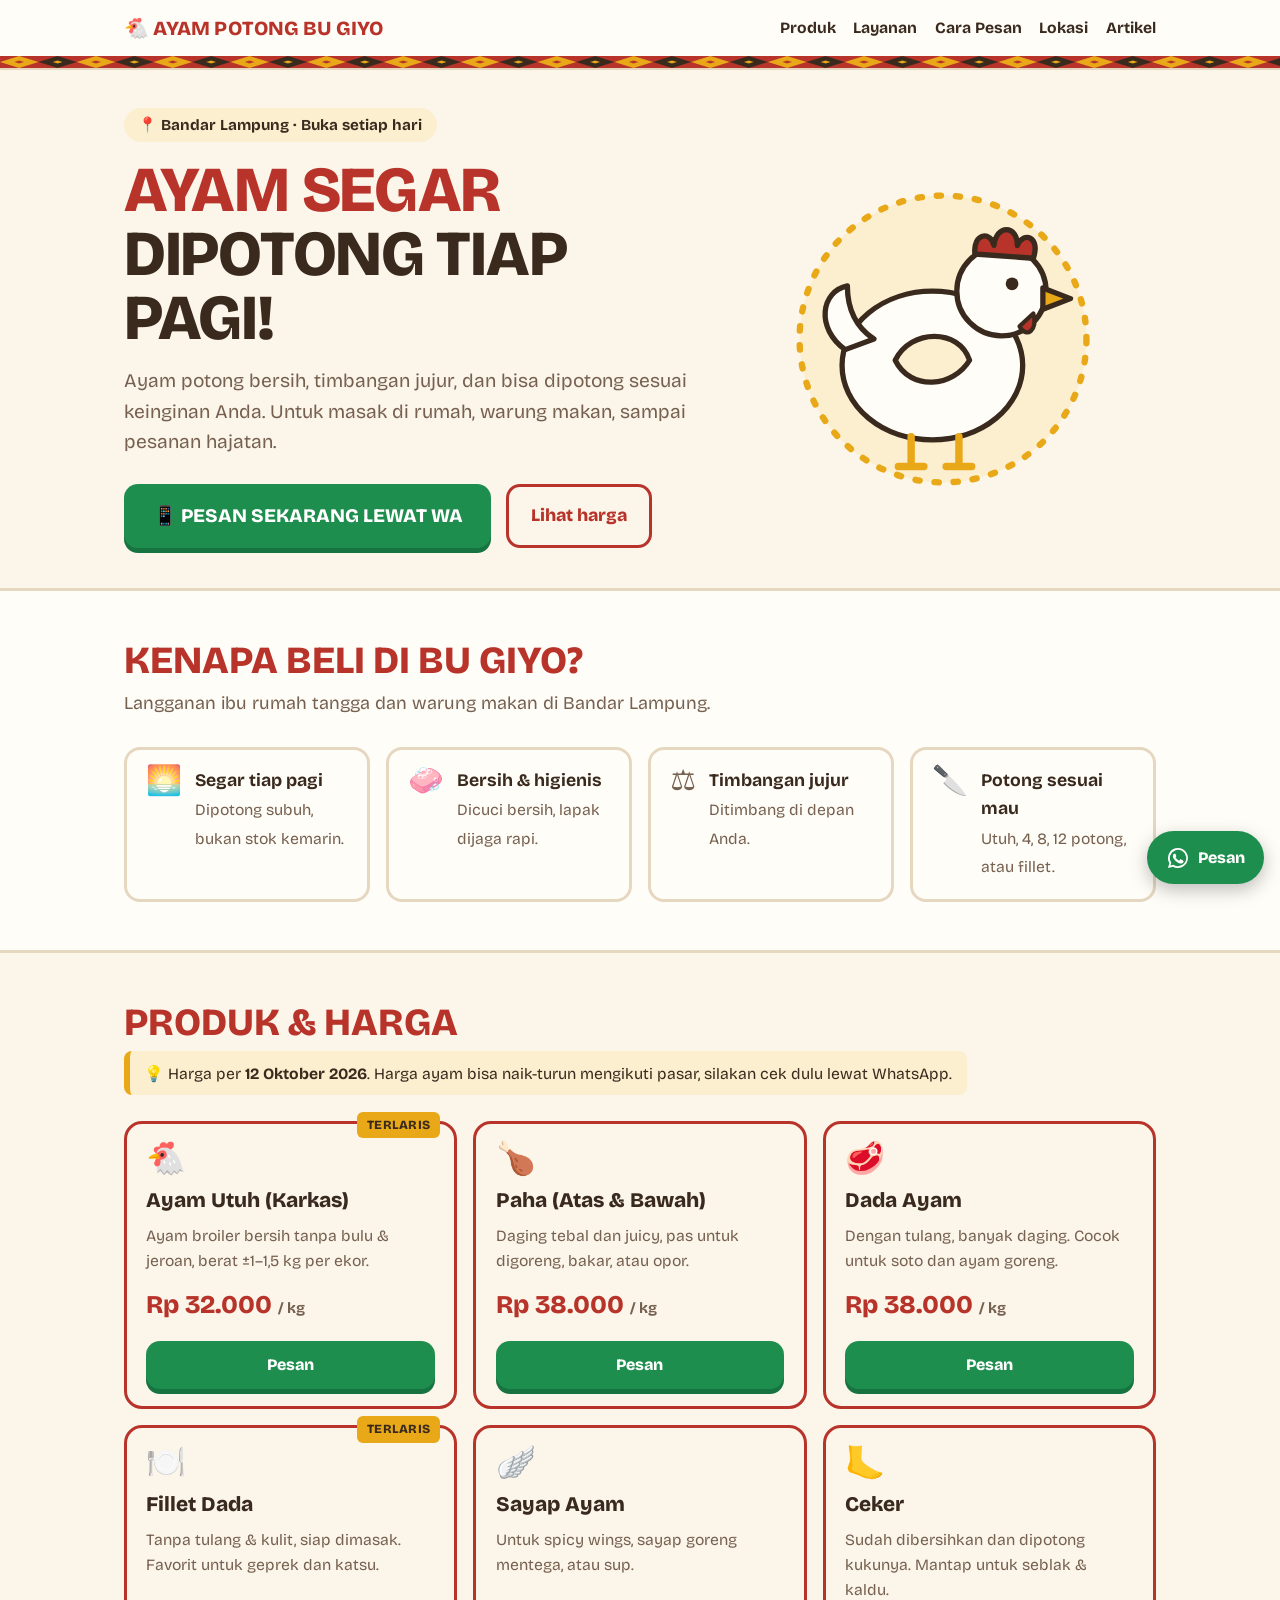
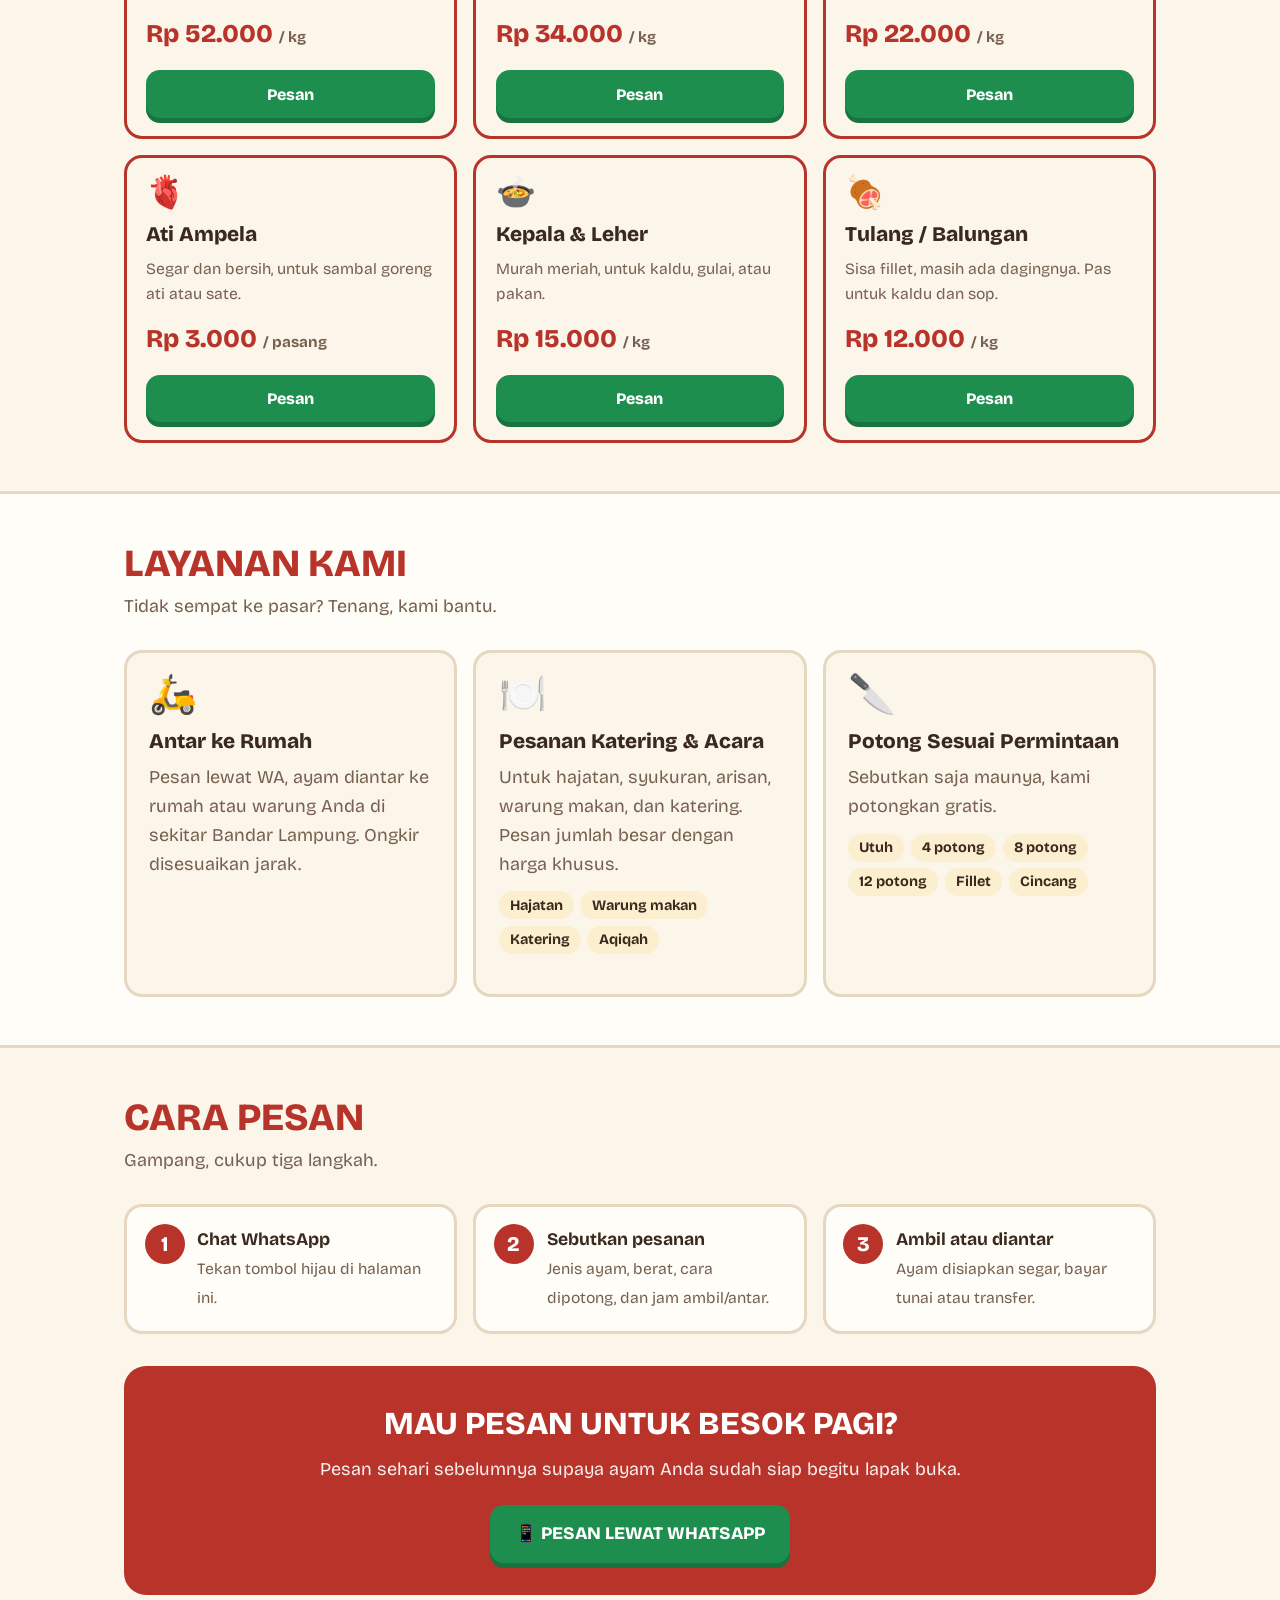
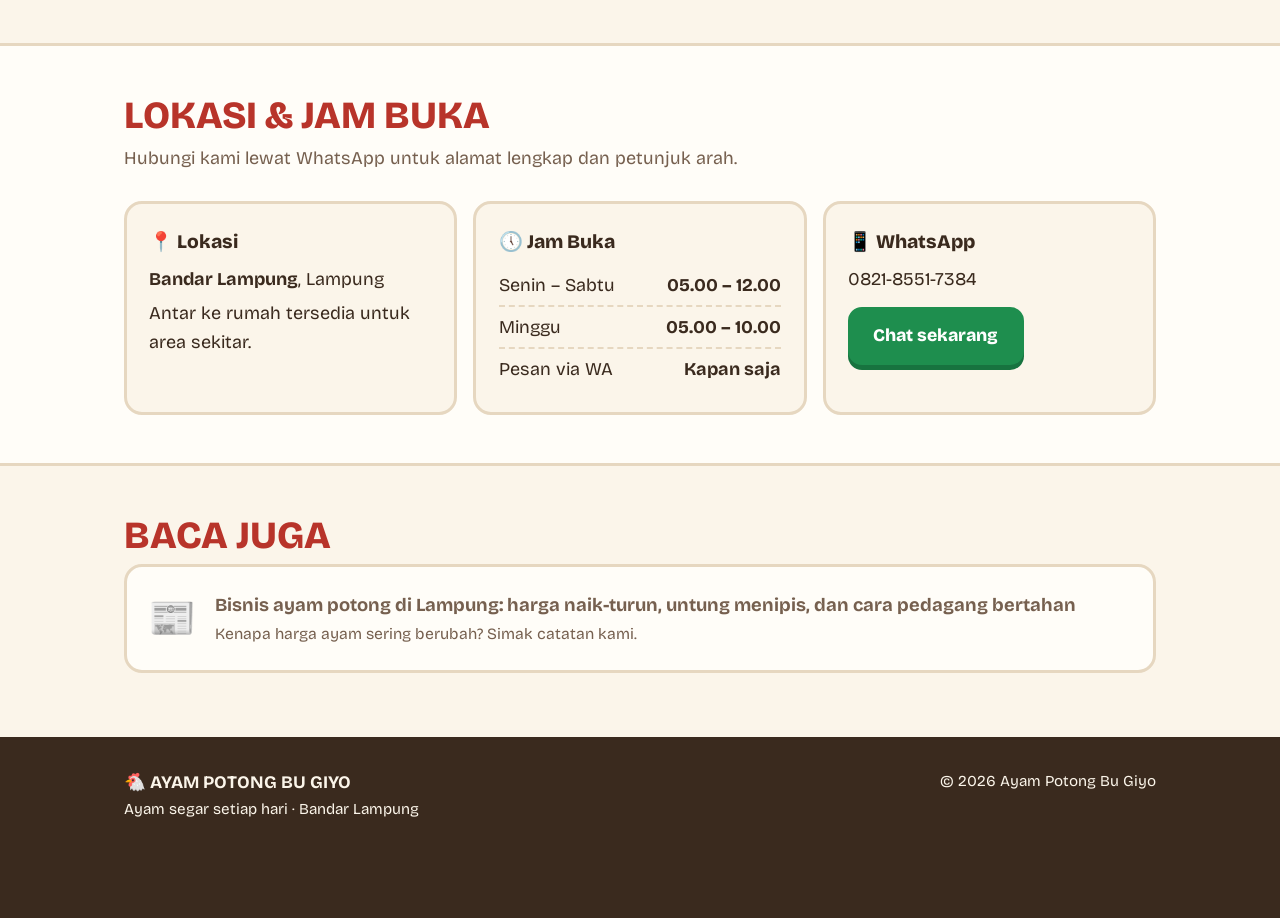
<file: index.html>
<!DOCTYPE html>
<html lang="id">
<head>
<meta charset="utf-8">
<meta name="viewport" content="width=device-width, initial-scale=1, viewport-fit=cover">
<title>Ayam Potong Bu Giyo – Ayam Segar Bandar Lampung</title>
<meta name="description" content="Ayam potong segar dipotong setiap pagi di Bandar Lampung. Ayam utuh, potongan, fillet, ceker, ati-ampela. Bisa antar ke rumah, pesanan katering, dan potong sesuai permintaan. Pesan lewat WhatsApp.">
<meta property="og:title" content="Ayam Potong Bu Giyo – Ayam Segar Bandar Lampung">
<meta property="og:description" content="Ayam segar dipotong tiap pagi. Antar ke rumah, katering, potong sesuai permintaan. Pesan lewat WhatsApp.">
<meta property="og:type" content="website">
<meta property="og:locale" content="id_ID">
<meta name="theme-color" content="#B8342A">
<link rel="icon" href="data:image/svg+xml,<svg xmlns='http://www.w3.org/2000/svg' viewBox='0 0 100 100'><text y='.9em' font-size='90'>🐔</text></svg>">
<link rel="preconnect" href="https://fonts.googleapis.com">
<link rel="preconnect" href="https://fonts.gstatic.com" crossorigin>
<link href="https://fonts.googleapis.com/css2?family=Bricolage+Grotesque:opsz,wght@12..96,500;12..96,700;12..96,800&display=swap" rel="stylesheet">
<style>
:root{
  --bg:#FBF5EA;
  --paper:#FFFDF8;
  --ink:#3A2A1E;
  --muted:#76604F;
  --line:#E6D7C0;
  --comb:#B8342A;
  --comb-dark:#962A21;
  --comb-soft:#F8E4E1;
  --yolk:#E8A817;
  --yolk-soft:#FBEFCF;
  --wa:#1E8E4E;
  --wa-dark:#17733F;
  --on-accent:#FFFFFF;
  --display:"Bricolage Grotesque", "Segoe UI", system-ui, sans-serif;
  box-sizing:border-box;
}
@media (prefers-color-scheme: dark){
  :root:not([data-theme="light"]){
    --bg:#1E1611; --paper:#2A1F18; --ink:#F4E9DC; --muted:#C2AE9A; --line:#4A3A2E;
    --comb:#F07A6E; --comb-dark:#F49A90; --comb-soft:#3D2220;
    --yolk:#F2C04A; --yolk-soft:#3A3117;
    --wa:#3CC57A; --wa-dark:#5BD490; --on-accent:#1E1611;
  }
}
:root[data-theme="dark"]{
  --bg:#1E1611; --paper:#2A1F18; --ink:#F4E9DC; --muted:#C2AE9A; --line:#4A3A2E;
  --comb:#F07A6E; --comb-dark:#F49A90; --comb-soft:#3D2220;
  --yolk:#F2C04A; --yolk-soft:#3A3117;
  --wa:#3CC57A; --wa-dark:#5BD490; --on-accent:#1E1611;
}
*,*::before,*::after{box-sizing:inherit}
html{scroll-behavior:smooth;-webkit-text-size-adjust:100%}
body{margin:0;background:var(--bg);color:var(--ink);font-family:var(--display);font-size:1.125rem;line-height:1.6;padding-bottom:env(safe-area-inset-bottom,0px)}
a{color:var(--comb)}
a:focus-visible,.btn:focus-visible{outline:3px solid var(--yolk);outline-offset:3px}
.wrap{max-width:1080px;margin:0 auto;padding:0 16px}
@media (min-width:640px){.wrap{padding:0 1.5rem}}

/* header */
.mast{background:var(--paper);position:sticky;top:0;z-index:10;box-shadow:0 2px 0 var(--line)}
.mast-inner{display:flex;align-items:center;justify-content:space-between;gap:1rem;padding-top:.75rem;padding-bottom:.75rem;flex-wrap:wrap}
.brand{font-weight:800;font-size:1.25rem;letter-spacing:.01em;color:var(--comb);text-decoration:none;text-transform:uppercase;white-space:nowrap}
.nav{display:flex;gap:1.1rem;flex-wrap:wrap}
.nav a{color:var(--ink);text-decoration:none;font-weight:700;font-size:.98rem}
.nav a:hover{color:var(--comb)}
.tapis{display:block;width:100%;height:12px}
@media (max-width:560px){.nav{display:none}}

/* buttons */
.btn{display:inline-flex;align-items:center;justify-content:center;gap:.5rem;font-family:var(--display);font-weight:800;text-decoration:none;border-radius:14px;padding:.95rem 1.4rem;font-size:1.1rem;line-height:1.2;border:3px solid transparent;cursor:pointer;text-align:center}
.btn-wa{background:var(--wa);color:#fff;box-shadow:0 5px 0 var(--wa-dark)}
.btn-wa:hover{transform:translateY(1px);box-shadow:0 4px 0 var(--wa-dark)}
.btn-ghost{background:transparent;color:var(--comb);border-color:var(--comb)}
.btn-ghost:hover{background:var(--comb-soft)}
:root[data-theme="dark"] .btn-wa{color:#10251A}
@media (prefers-color-scheme: dark){:root:not([data-theme="light"]) .btn-wa{color:#10251A}}

/* hero */
.hero{padding:2.5rem 0 2.5rem}
.hero-grid{display:grid;grid-template-columns:1fr;gap:2rem;align-items:center}
@media (min-width:820px){.hero-grid{grid-template-columns:1.35fr 1fr}}
.tag{display:inline-block;background:var(--yolk-soft);color:var(--ink);font-weight:700;font-size:.95rem;border-radius:999px;padding:.3rem .9rem;margin:0 0 1rem}
h1{font-weight:800;font-size:clamp(2.3rem,7vw,4rem);line-height:1;letter-spacing:-.02em;margin:0 0 1rem;color:var(--comb);text-transform:uppercase}
h1 span{display:block;color:var(--ink)}
.lead{font-size:1.2rem;color:var(--muted);margin:0 0 1.6rem;max-width:32em}
.cta{display:flex;flex-wrap:wrap;gap:.9rem}
.cta .btn-wa{font-size:1.2rem;padding:1.1rem 1.6rem}
@media (max-width:480px){.cta .btn{width:100%}}
.hero-art{justify-self:center;width:100%;max-width:340px}

/* sections */
section.block{padding:3rem 0}
section.alt{background:var(--paper);border-top:3px solid var(--line);border-bottom:3px solid var(--line)}
h2{font-weight:800;font-size:clamp(1.7rem,4.5vw,2.4rem);line-height:1.1;margin:0 0 .5rem;text-transform:uppercase;color:var(--comb)}
.sec-sub{color:var(--muted);margin:0 0 1.8rem;max-width:40em}

/* keunggulan */
.perks{list-style:none;margin:0;padding:0;display:grid;grid-template-columns:repeat(auto-fit,minmax(min(100%,220px),1fr));gap:1rem}
.perks li{background:var(--paper);border:3px solid var(--line);border-radius:16px;padding:1.1rem 1.2rem;display:flex;gap:.8rem;align-items:flex-start}
.perks .ic{font-size:1.8rem;line-height:1}
.perks b{display:block;font-size:1.1rem}
.perks span{color:var(--muted);font-size:.98rem}

/* produk */
.price-note{display:inline-block;background:var(--yolk-soft);border-left:6px solid var(--yolk);padding:.6rem .9rem;border-radius:8px;font-size:.98rem;margin:0 0 1.6rem}
.products{list-style:none;margin:0;padding:0;display:grid;grid-template-columns:1fr;gap:1rem}
@media (min-width:600px){.products{grid-template-columns:repeat(2,1fr)}}
@media (min-width:900px){.products{grid-template-columns:repeat(3,1fr)}}
.card{background:var(--bg);border:3px solid var(--comb);border-radius:18px;padding:1.2rem 1.2rem 1.1rem;display:flex;flex-direction:column;gap:.35rem;position:relative}
.card .emo{font-size:2rem;line-height:1}
.card h3{margin:.2rem 0 0;font-size:1.3rem;font-weight:800}
.card p{margin:0;color:var(--muted);font-size:.98rem;flex:1}
.price{font-weight:800;font-size:1.6rem;color:var(--comb);margin:.4rem 0 .6rem}
.price small{font-size:.95rem;color:var(--muted);font-weight:700}
.card .btn{padding:.7rem 1rem;font-size:1rem;width:100%}
.card.best::after{content:"TERLARIS";position:absolute;top:-12px;right:14px;background:var(--yolk);color:#3A2A1E;font-weight:800;font-size:.78rem;padding:.2rem .6rem;border-radius:6px;letter-spacing:.04em}

/* layanan */
.services{display:grid;grid-template-columns:repeat(auto-fit,minmax(min(100%,260px),1fr));gap:1rem}
.svc{background:var(--bg);border:3px solid var(--line);border-radius:18px;padding:1.4rem}
.svc .emo{font-size:2.4rem;line-height:1}
.svc h3{margin:.6rem 0 .3rem;font-size:1.3rem;font-weight:800}
.svc p{margin:0;color:var(--muted)}
.chips{display:flex;flex-wrap:wrap;gap:.4rem;margin-top:.8rem;padding:0;list-style:none}
.chips li{background:var(--yolk-soft);border-radius:999px;padding:.15rem .7rem;font-size:.9rem;font-weight:700}

/* cara pesan */
.steps{list-style:none;margin:0 0 2rem;padding:0;display:grid;grid-template-columns:repeat(auto-fit,minmax(min(100%,230px),1fr));gap:1rem;counter-reset:s}
.steps li{counter-increment:s;background:var(--paper);border:3px solid var(--line);border-radius:18px;padding:1.2rem 1.2rem 1.2rem 4.4rem;position:relative;min-height:5rem}
.steps li::before{content:counter(s);position:absolute;left:1.1rem;top:1.1rem;width:2.5rem;height:2.5rem;border-radius:50%;background:var(--comb);color:var(--on-accent);font-weight:800;font-size:1.3rem;display:grid;place-items:center}
.steps b{display:block;font-size:1.1rem}
.steps span{color:var(--muted);font-size:.98rem}
.big-cta{background:var(--comb);color:var(--on-accent);border-radius:22px;padding:2rem 1.5rem;text-align:center}
.big-cta h3{margin:0 0 .4rem;font-size:clamp(1.5rem,4vw,2rem);font-weight:800;text-transform:uppercase}
.big-cta p{margin:0 0 1.3rem;opacity:.92}

/* lokasi */
.info{display:grid;grid-template-columns:repeat(auto-fit,minmax(min(100%,260px),1fr));gap:1rem}
.info-box{background:var(--bg);border:3px solid var(--line);border-radius:18px;padding:1.4rem}
.info-box h3{margin:0 0 .5rem;font-size:1.2rem;font-weight:800}
.info-box p{margin:0 0 .3rem}
.hours{margin:0;padding:0;list-style:none}
.hours li{display:flex;justify-content:space-between;gap:1rem;border-bottom:2px dashed var(--line);padding:.35rem 0}
.hours li:last-child{border-bottom:0}

/* artikel */
.read{display:flex;gap:1.2rem;align-items:center;background:var(--paper);border:3px solid var(--line);border-radius:18px;padding:1.3rem;text-decoration:none;color:var(--ink)}
.read:hover{border-color:var(--comb)}
.read .emo{font-size:2.4rem}
.read b{display:block;font-size:1.15rem}
.read span{color:var(--muted);font-size:.98rem}

footer{background:var(--ink);color:var(--bg);padding:2rem 0 6rem;margin-top:1rem}
.foot{display:flex;flex-wrap:wrap;justify-content:space-between;gap:.8rem;font-size:.95rem}
.foot b{font-size:1.1rem;text-transform:uppercase}

/* tombol WA melayang */
.wa-float{position:fixed;right:16px;bottom:calc(16px + env(safe-area-inset-bottom,0px));z-index:20;background:var(--wa);color:#fff;border-radius:999px;padding:.85rem 1.2rem;font-weight:800;text-decoration:none;box-shadow:0 6px 18px rgba(0,0,0,.25);display:flex;align-items:center;gap:.5rem;font-size:1rem}
.wa-float svg{width:24px;height:24px;flex:none}
@media (max-width:380px){.wa-float .lbl{display:none}}
</style>
</head>
<body>

<header class="mast">
  <div class="wrap mast-inner">
    <a class="brand" href="./">🐔 Ayam Potong Bu Giyo</a>
    <nav class="nav" aria-label="Menu">
      <a href="#produk">Produk</a>
      <a href="#layanan">Layanan</a>
      <a href="#pesan">Cara Pesan</a>
      <a href="#lokasi">Lokasi</a>
      <a href="artikel-ayam-potong-lampung.html">Artikel</a>
    </nav>
  </div>
  <svg class="tapis" viewBox="0 0 400 12" preserveAspectRatio="none" aria-hidden="true">
    <defs>
      <pattern id="tp" width="24" height="12" patternUnits="userSpaceOnUse">
        <rect width="24" height="12" fill="var(--comb)"/>
        <path d="M0 6 L6 0 L12 6 L6 12 Z" fill="var(--yolk)"/>
        <path d="M12 6 L18 0 L24 6 L18 12 Z" fill="var(--ink)"/>
        <path d="M4.5 6 L6 4.5 L7.5 6 L6 7.5 Z" fill="var(--comb)"/>
        <path d="M16.5 6 L18 4.5 L19.5 6 L18 7.5 Z" fill="var(--yolk)"/>
      </pattern>
    </defs>
    <rect width="400" height="12" fill="url(#tp)"/>
  </svg>
</header>

<main>

<section class="hero">
  <div class="wrap hero-grid">
    <div>
      <p class="tag">📍 Bandar Lampung · Buka setiap hari</p>
      <h1>Ayam segar <span>dipotong tiap pagi!</span></h1>
      <p class="lead">Ayam potong bersih, timbangan jujur, dan bisa dipotong sesuai keinginan Anda. Untuk masak di rumah, warung makan, sampai pesanan hajatan.</p>
      <div class="cta">
        <a class="btn btn-wa" data-wa="Halo Bu Giyo, saya mau pesan ayam potong." href="#">📱 PESAN SEKARANG LEWAT WA</a>
        <a class="btn btn-ghost" href="#produk">Lihat harga</a>
      </div>
    </div>
    <svg class="hero-art" viewBox="0 0 320 300" role="img" aria-label="Gambar ayam">
      <circle cx="160" cy="160" r="135" fill="var(--yolk-soft)"/>
      <circle cx="160" cy="160" r="135" fill="none" stroke="var(--yolk)" stroke-width="6" stroke-dasharray="4 14" stroke-linecap="round"/>
      <!-- badan -->
      <ellipse cx="150" cy="185" rx="85" ry="70" fill="var(--paper)" stroke="var(--ink)" stroke-width="5"/>
      <!-- ekor -->
      <path d="M68 170 C40 150 45 115 70 110 C70 135 80 150 95 160 Z" fill="var(--paper)" stroke="var(--ink)" stroke-width="5" stroke-linejoin="round"/>
      <!-- sayap -->
      <path d="M115 180 C130 150 175 150 185 180 C170 205 130 210 115 180 Z" fill="var(--yolk-soft)" stroke="var(--ink)" stroke-width="5" stroke-linejoin="round"/>
      <!-- kepala -->
      <circle cx="215" cy="115" r="42" fill="var(--paper)" stroke="var(--ink)" stroke-width="5"/>
      <!-- jengger -->
      <path d="M190 80 C188 60 205 58 208 72 C210 52 230 52 230 72 C236 58 252 64 245 84 Z" fill="var(--comb)" stroke="var(--ink)" stroke-width="5" stroke-linejoin="round"/>
      <!-- paruh -->
      <path d="M254 112 L280 122 L254 132 Z" fill="var(--yolk)" stroke="var(--ink)" stroke-width="5" stroke-linejoin="round"/>
      <!-- pial -->
      <path d="M245 136 C250 152 238 160 232 148 Z" fill="var(--comb)" stroke="var(--ink)" stroke-width="4" stroke-linejoin="round"/>
      <circle cx="225" cy="108" r="6" fill="var(--ink)"/>
      <!-- kaki -->
      <path d="M130 252 L130 280 M118 280 L142 280 M175 252 L175 280 M163 280 L187 280" stroke="var(--yolk)" stroke-width="7" stroke-linecap="round"/>
    </svg>
  </div>
</section>

<section class="block alt" aria-labelledby="h-unggul">
  <div class="wrap">
    <h2 id="h-unggul">Kenapa beli di Bu Giyo?</h2>
    <p class="sec-sub">Langganan ibu rumah tangga dan warung makan di Bandar Lampung.</p>
    <ul class="perks">
      <li><span class="ic">🌅</span><div><b>Segar tiap pagi</b><span>Dipotong subuh, bukan stok kemarin.</span></div></li>
      <li><span class="ic">🧼</span><div><b>Bersih & higienis</b><span>Dicuci bersih, lapak dijaga rapi.</span></div></li>
      <li><span class="ic">⚖️</span><div><b>Timbangan jujur</b><span>Ditimbang di depan Anda.</span></div></li>
      <li><span class="ic">🔪</span><div><b>Potong sesuai mau</b><span>Utuh, 4, 8, 12 potong, atau fillet.</span></div></li>
    </ul>
  </div>
</section>

<section class="block" id="produk" aria-labelledby="h-produk">
  <div class="wrap">
    <h2 id="h-produk">Produk & Harga</h2>
    <!-- GANTI HARGA DI SINI. Perbarui juga tanggal di bawah setiap kali harga berubah. -->
    <p class="price-note">💡 Harga per <b>12 Oktober 2026</b>. Harga ayam bisa naik-turun mengikuti pasar, silakan cek dulu lewat WhatsApp.</p>
    <ul class="products">
      <li class="card best">
        <span class="emo">🐔</span>
        <h3>Ayam Utuh (Karkas)</h3>
        <p>Ayam broiler bersih tanpa bulu & jeroan, berat ±1–1,5 kg per ekor.</p>
        <div class="price">Rp 32.000 <small>/ kg</small></div>
        <a class="btn btn-wa" data-wa="Halo Bu Giyo, saya mau pesan Ayam Utuh (Karkas). Berat: ... kg, dipotong: ..." href="#">Pesan</a>
      </li>
      <li class="card">
        <span class="emo">🍗</span>
        <h3>Paha (Atas & Bawah)</h3>
        <p>Daging tebal dan juicy, pas untuk digoreng, bakar, atau opor.</p>
        <div class="price">Rp 38.000 <small>/ kg</small></div>
        <a class="btn btn-wa" data-wa="Halo Bu Giyo, saya mau pesan Paha Ayam. Berat: ... kg" href="#">Pesan</a>
      </li>
      <li class="card">
        <span class="emo">🥩</span>
        <h3>Dada Ayam</h3>
        <p>Dengan tulang, banyak daging. Cocok untuk soto dan ayam goreng.</p>
        <div class="price">Rp 38.000 <small>/ kg</small></div>
        <a class="btn btn-wa" data-wa="Halo Bu Giyo, saya mau pesan Dada Ayam. Berat: ... kg" href="#">Pesan</a>
      </li>
      <li class="card best">
        <span class="emo">🍽️</span>
        <h3>Fillet Dada</h3>
        <p>Tanpa tulang & kulit, siap dimasak. Favorit untuk geprek dan katsu.</p>
        <div class="price">Rp 52.000 <small>/ kg</small></div>
        <a class="btn btn-wa" data-wa="Halo Bu Giyo, saya mau pesan Fillet Dada. Berat: ... kg" href="#">Pesan</a>
      </li>
      <li class="card">
        <span class="emo">🪽</span>
        <h3>Sayap Ayam</h3>
        <p>Untuk spicy wings, sayap goreng mentega, atau sup.</p>
        <div class="price">Rp 34.000 <small>/ kg</small></div>
        <a class="btn btn-wa" data-wa="Halo Bu Giyo, saya mau pesan Sayap Ayam. Berat: ... kg" href="#">Pesan</a>
      </li>
      <li class="card">
        <span class="emo">🦶</span>
        <h3>Ceker</h3>
        <p>Sudah dibersihkan dan dipotong kukunya. Mantap untuk seblak & kaldu.</p>
        <div class="price">Rp 22.000 <small>/ kg</small></div>
        <a class="btn btn-wa" data-wa="Halo Bu Giyo, saya mau pesan Ceker Ayam. Berat: ... kg" href="#">Pesan</a>
      </li>
      <li class="card">
        <span class="emo">🫀</span>
        <h3>Ati Ampela</h3>
        <p>Segar dan bersih, untuk sambal goreng ati atau sate.</p>
        <div class="price">Rp 3.000 <small>/ pasang</small></div>
        <a class="btn btn-wa" data-wa="Halo Bu Giyo, saya mau pesan Ati Ampela. Jumlah: ... pasang" href="#">Pesan</a>
      </li>
      <li class="card">
        <span class="emo">🍲</span>
        <h3>Kepala & Leher</h3>
        <p>Murah meriah, untuk kaldu, gulai, atau pakan.</p>
        <div class="price">Rp 15.000 <small>/ kg</small></div>
        <a class="btn btn-wa" data-wa="Halo Bu Giyo, saya mau pesan Kepala & Leher Ayam. Berat: ... kg" href="#">Pesan</a>
      </li>
      <li class="card">
        <span class="emo">🍖</span>
        <h3>Tulang / Balungan</h3>
        <p>Sisa fillet, masih ada dagingnya. Pas untuk kaldu dan sop.</p>
        <div class="price">Rp 12.000 <small>/ kg</small></div>
        <a class="btn btn-wa" data-wa="Halo Bu Giyo, saya mau pesan Tulang/Balungan Ayam. Berat: ... kg" href="#">Pesan</a>
      </li>
    </ul>
  </div>
</section>

<section class="block alt" id="layanan" aria-labelledby="h-layanan">
  <div class="wrap">
    <h2 id="h-layanan">Layanan Kami</h2>
    <p class="sec-sub">Tidak sempat ke pasar? Tenang, kami bantu.</p>
    <div class="services">
      <div class="svc">
        <span class="emo">🛵</span>
        <h3>Antar ke Rumah</h3>
        <p>Pesan lewat WA, ayam diantar ke rumah atau warung Anda di sekitar Bandar Lampung. Ongkir disesuaikan jarak.</p>
      </div>
      <div class="svc">
        <span class="emo">🍽️</span>
        <h3>Pesanan Katering & Acara</h3>
        <p>Untuk hajatan, syukuran, arisan, warung makan, dan katering. Pesan jumlah besar dengan harga khusus.</p>
        <ul class="chips"><li>Hajatan</li><li>Warung makan</li><li>Katering</li><li>Aqiqah</li></ul>
      </div>
      <div class="svc">
        <span class="emo">🔪</span>
        <h3>Potong Sesuai Permintaan</h3>
        <p>Sebutkan saja maunya, kami potongkan gratis.</p>
        <ul class="chips"><li>Utuh</li><li>4 potong</li><li>8 potong</li><li>12 potong</li><li>Fillet</li><li>Cincang</li></ul>
      </div>
    </div>
  </div>
</section>

<section class="block" id="pesan" aria-labelledby="h-pesan">
  <div class="wrap">
    <h2 id="h-pesan">Cara Pesan</h2>
    <p class="sec-sub">Gampang, cukup tiga langkah.</p>
    <ol class="steps">
      <li><b>Chat WhatsApp</b><span>Tekan tombol hijau di halaman ini.</span></li>
      <li><b>Sebutkan pesanan</b><span>Jenis ayam, berat, cara dipotong, dan jam ambil/antar.</span></li>
      <li><b>Ambil atau diantar</b><span>Ayam disiapkan segar, bayar tunai atau transfer.</span></li>
    </ol>
    <div class="big-cta">
      <h3>Mau pesan untuk besok pagi?</h3>
      <p>Pesan sehari sebelumnya supaya ayam Anda sudah siap begitu lapak buka.</p>
      <a class="btn btn-wa" data-wa="Halo Bu Giyo, saya mau pesan ayam untuk besok pagi." href="#">📱 PESAN LEWAT WHATSAPP</a>
    </div>
  </div>
</section>

<section class="block alt" id="lokasi" aria-labelledby="h-lokasi">
  <div class="wrap">
    <h2 id="h-lokasi">Lokasi & Jam Buka</h2>
    <p class="sec-sub">Hubungi kami lewat WhatsApp untuk alamat lengkap dan petunjuk arah.</p>
    <div class="info">
      <div class="info-box">
        <h3>📍 Lokasi</h3>
        <p><b>Bandar Lampung</b>, Lampung</p>
        <p>Antar ke rumah tersedia untuk area sekitar.</p>
      </div>
      <div class="info-box">
        <h3>🕔 Jam Buka</h3>
        <!-- GANTI JAM BUKA DI SINI -->
        <ul class="hours">
          <li><span>Senin – Sabtu</span><b>05.00 – 12.00</b></li>
          <li><span>Minggu</span><b>05.00 – 10.00</b></li>
          <li><span>Pesan via WA</span><b>Kapan saja</b></li>
        </ul>
      </div>
      <div class="info-box">
        <h3>📱 WhatsApp</h3>
        <p data-wa-number>0821-8551-7384</p>
        <p style="margin-top:.8rem"><a class="btn btn-wa" data-wa="Halo Bu Giyo, saya mau tanya-tanya soal ayam potong." href="#">Chat sekarang</a></p>
      </div>
    </div>
  </div>
</section>

<section class="block" aria-labelledby="h-artikel">
  <div class="wrap">
    <h2 id="h-artikel">Baca Juga</h2>
    <a class="read" href="artikel-ayam-potong-lampung.html">
      <span class="emo">📰</span>
      <span><b>Bisnis ayam potong di Lampung: harga naik-turun, untung menipis, dan cara pedagang bertahan</b><span>Kenapa harga ayam sering berubah? Simak catatan kami.</span></span>
    </a>
  </div>
</section>

</main>

<footer>
  <div class="wrap foot">
    <div><b>🐔 Ayam Potong Bu Giyo</b><br>Ayam segar setiap hari · Bandar Lampung</div>
    <div>© 2026 Ayam Potong Bu Giyo</div>
  </div>
</footer>

<a class="wa-float" data-wa="Halo Bu Giyo, saya mau pesan ayam potong." href="#" aria-label="Pesan lewat WhatsApp">
  <svg viewBox="0 0 24 24" fill="currentColor" aria-hidden="true"><path d="M12 2a10 10 0 0 0-8.6 15.1L2 22l5-1.3A10 10 0 1 0 12 2Zm0 18.2a8.2 8.2 0 0 1-4.2-1.2l-.3-.2-3 .8.8-2.9-.2-.3A8.2 8.2 0 1 1 12 20.2Zm4.5-6.1c-.2-.1-1.5-.7-1.7-.8-.2-.1-.4-.1-.6.1l-.8 1c-.1.2-.3.2-.5.1a6.7 6.7 0 0 1-3.3-2.9c-.2-.4.2-.4.7-1.3.1-.2 0-.3 0-.4l-.8-1.8c-.2-.5-.4-.4-.6-.4h-.5a1 1 0 0 0-.7.3 3 3 0 0 0-.9 2.2 5.2 5.2 0 0 0 1.1 2.7 11.8 11.8 0 0 0 4.5 4c1.7.7 2.3.8 3.2.6a2.7 2.7 0 0 0 1.8-1.2 2.2 2.2 0 0 0 .1-1.3c0-.1-.2-.2-.4-.3Z"/></svg>
  <span class="lbl">Pesan</span>
</a>

<script>
  // ===== GANTI NOMOR WHATSAPP DI SINI =====
  // Format internasional tanpa "+" dan tanpa "0" di depan. Contoh: 0812-3456-7890 -> 6281234567890
  var WA = "6282185517384";

  document.querySelectorAll("[data-wa]").forEach(function (a) {
    a.href = "https://wa.me/" + WA + "?text=" + encodeURIComponent(a.getAttribute("data-wa"));
    a.target = "_blank";
    a.rel = "noopener";
  });
  document.querySelectorAll("[data-wa-number]").forEach(function (el) {
    var local = "0" + WA.replace(/^62/, "");
    el.textContent = local.replace(/^(\d{4})(\d{4})(\d+)$/, "$1-$2-$3");
  });
</script>
</body>
</html>
</file>
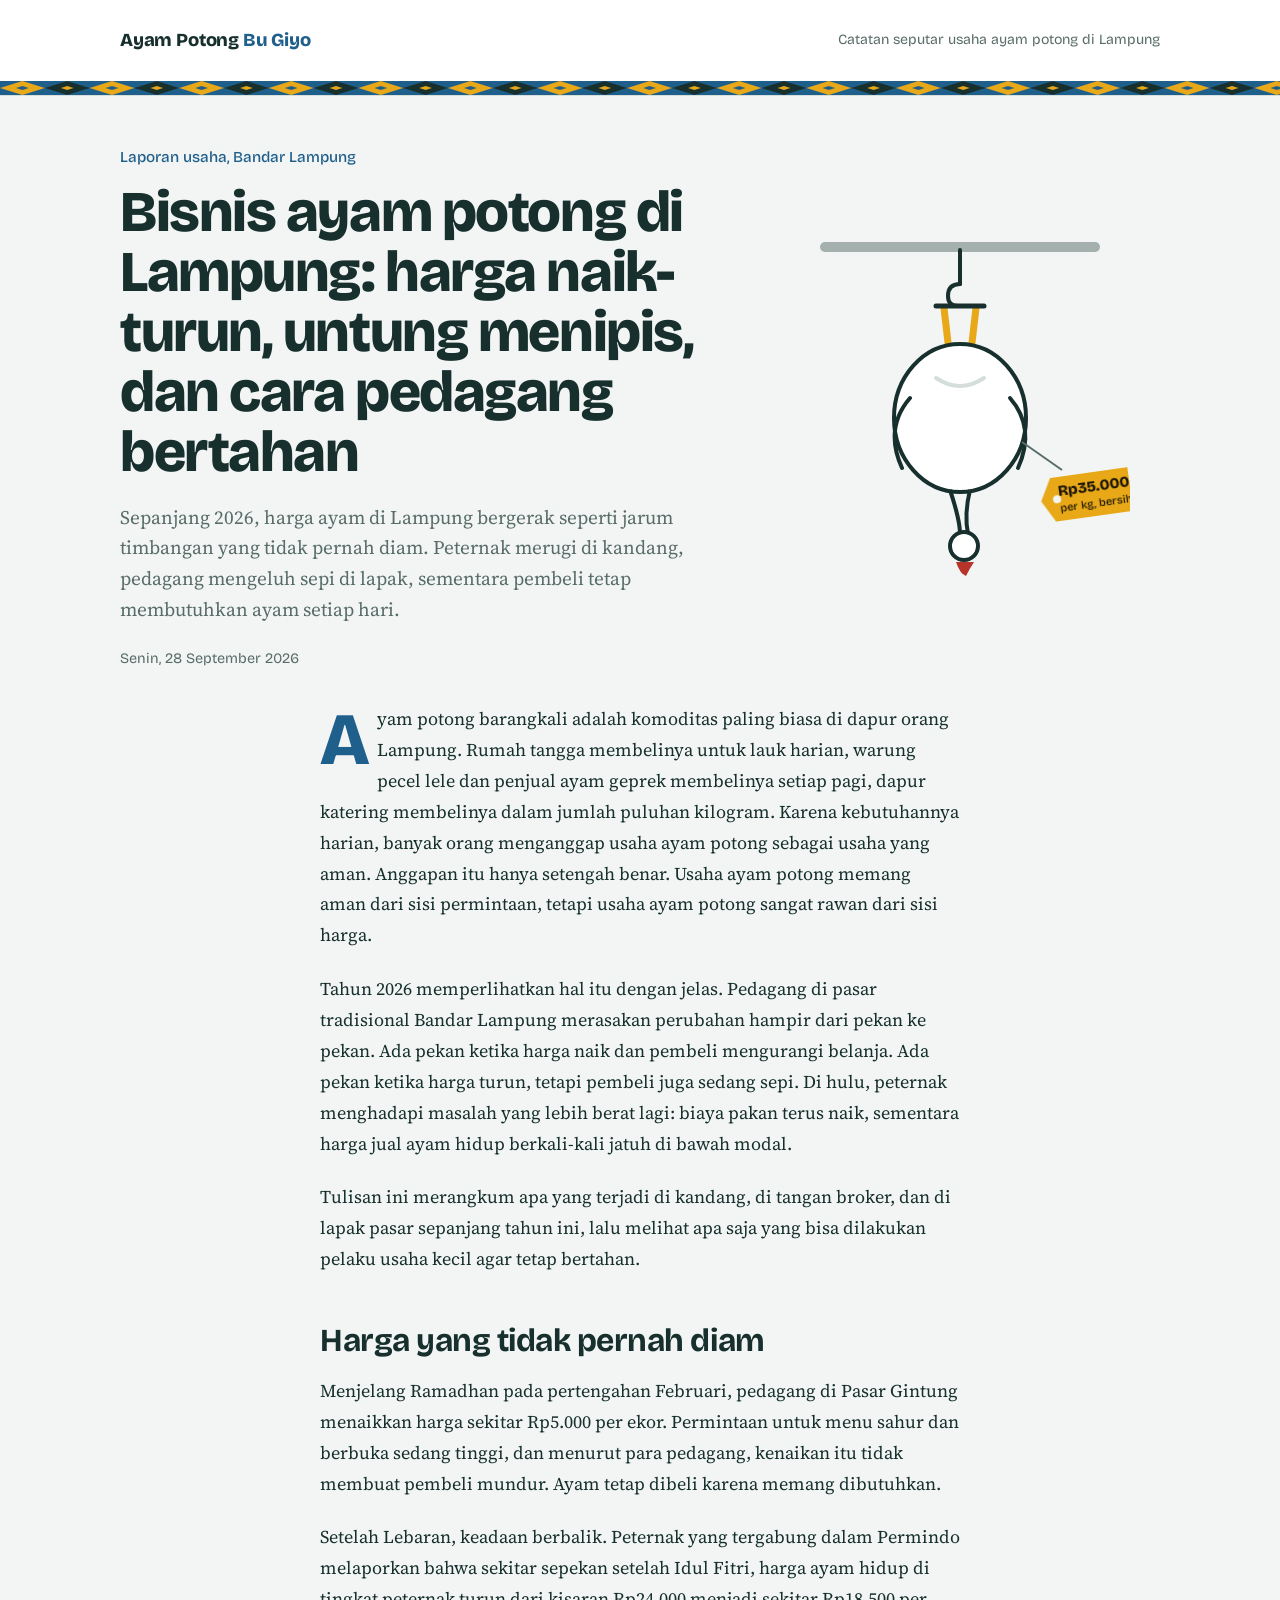
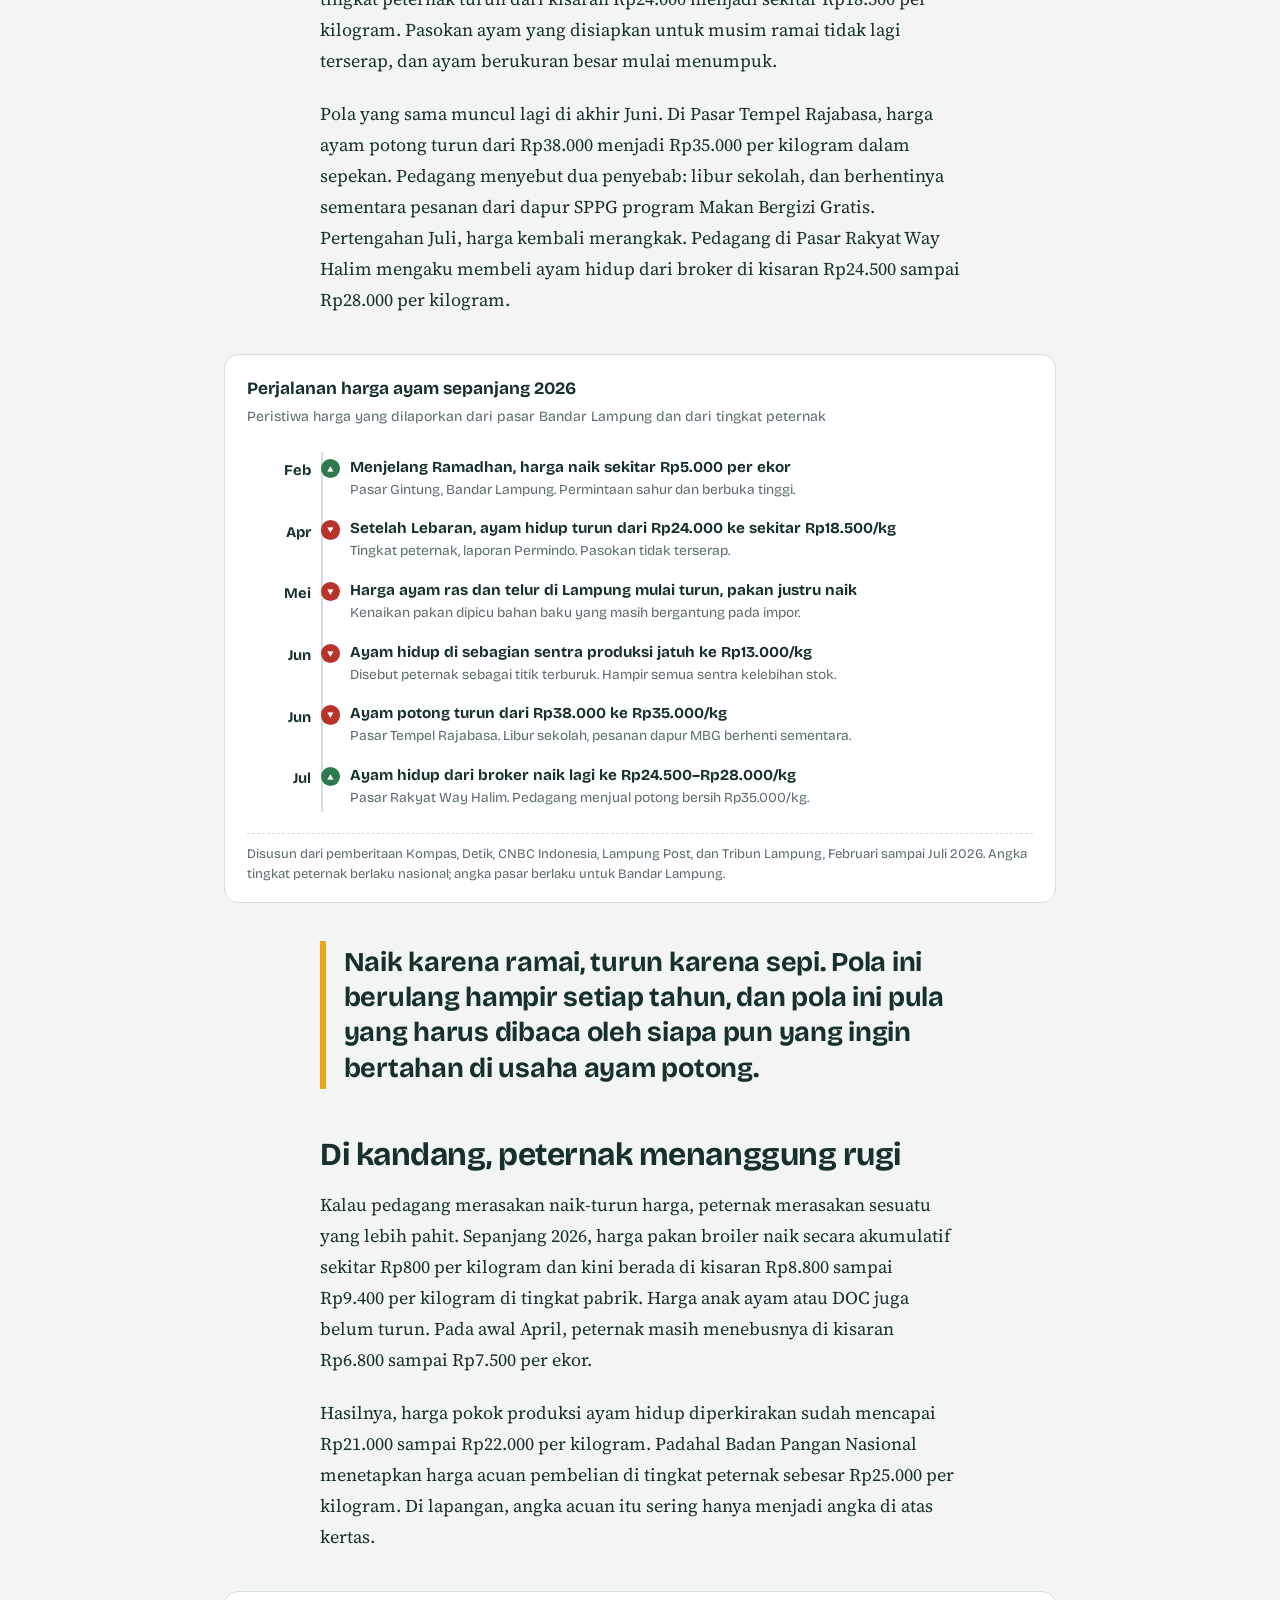
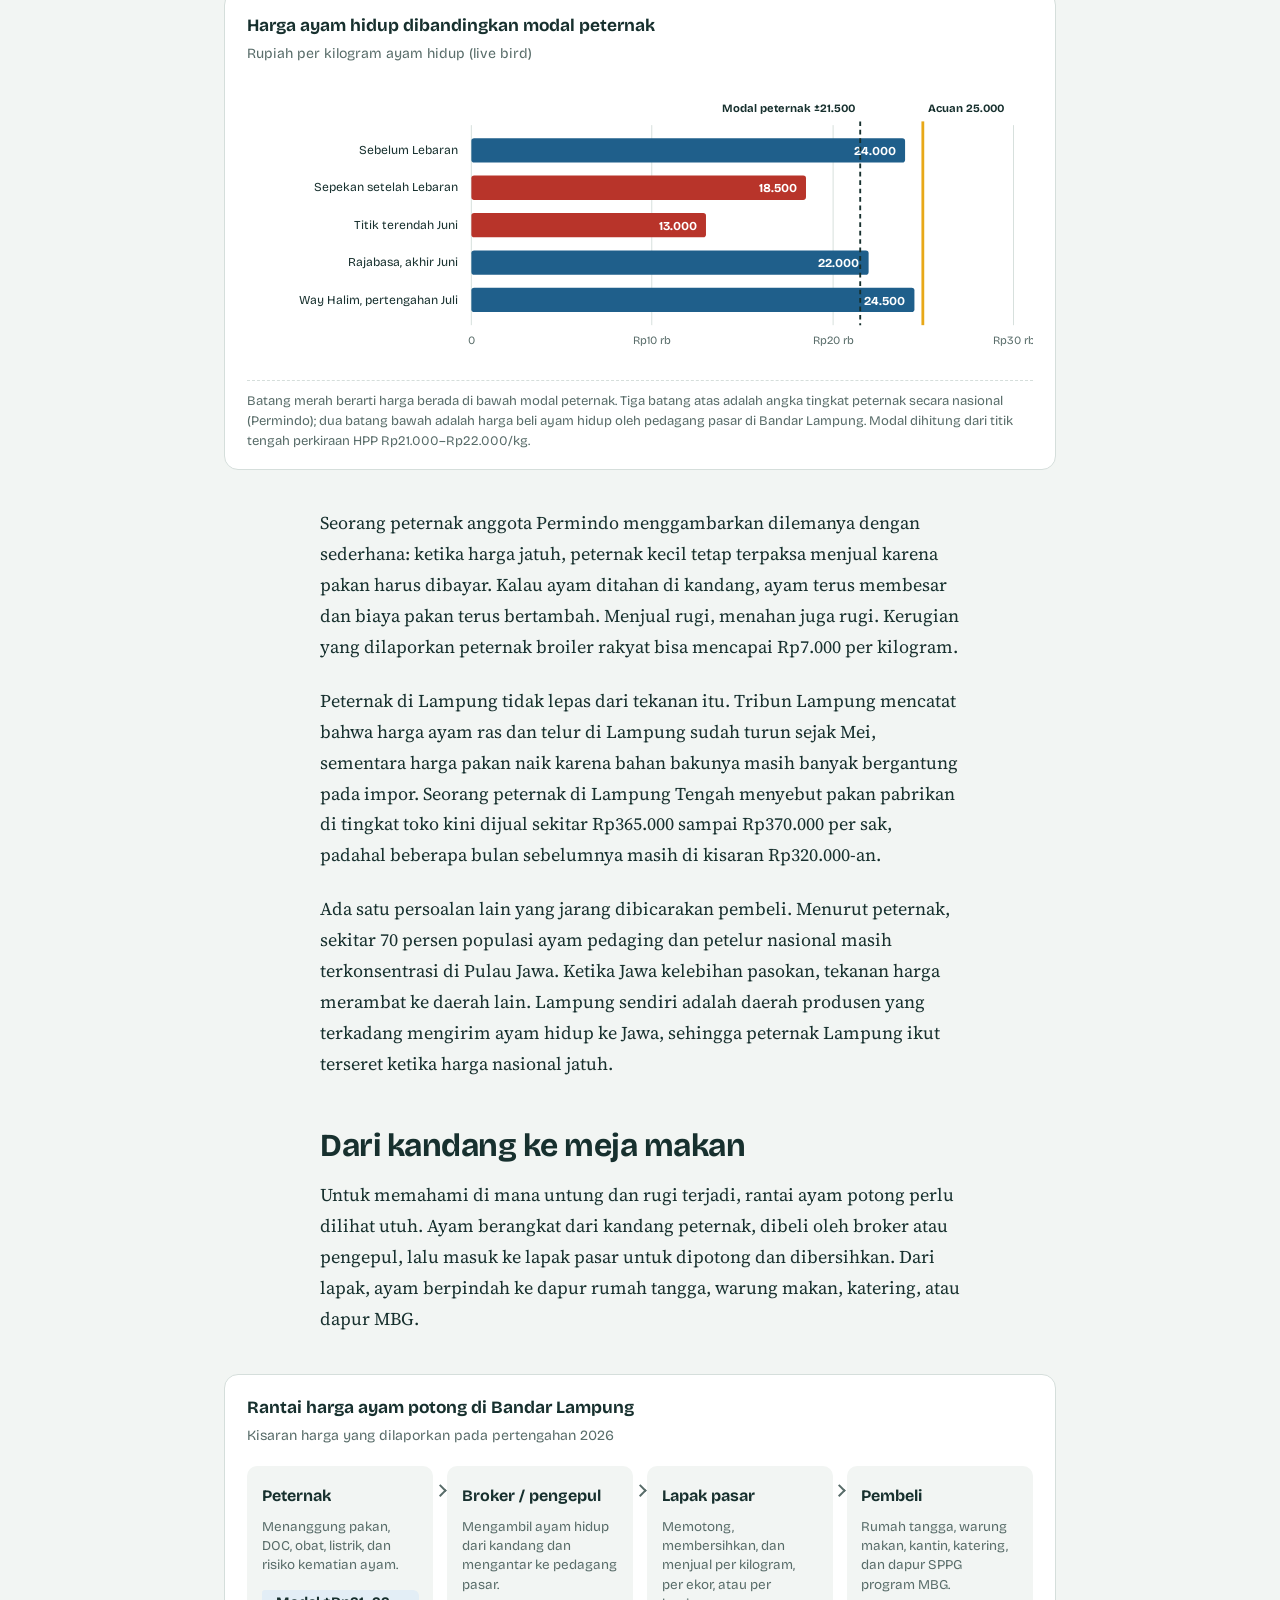
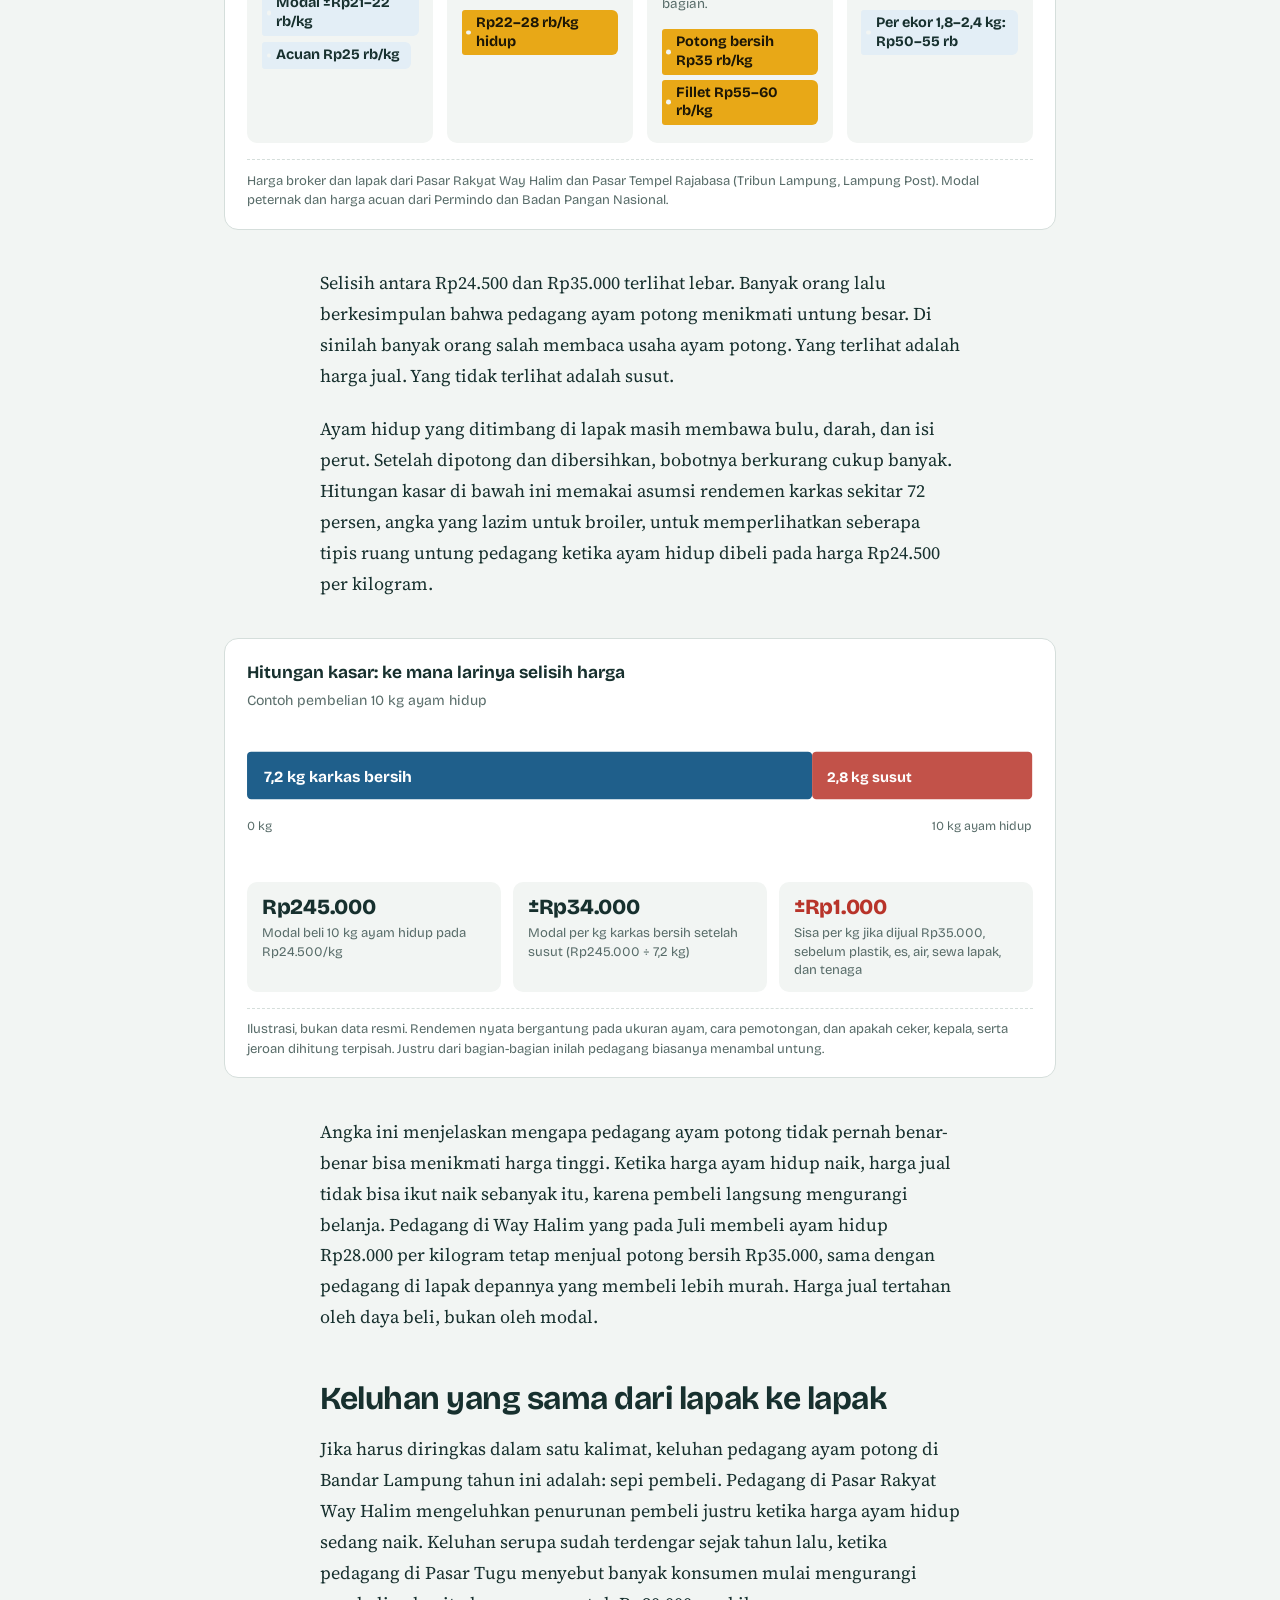
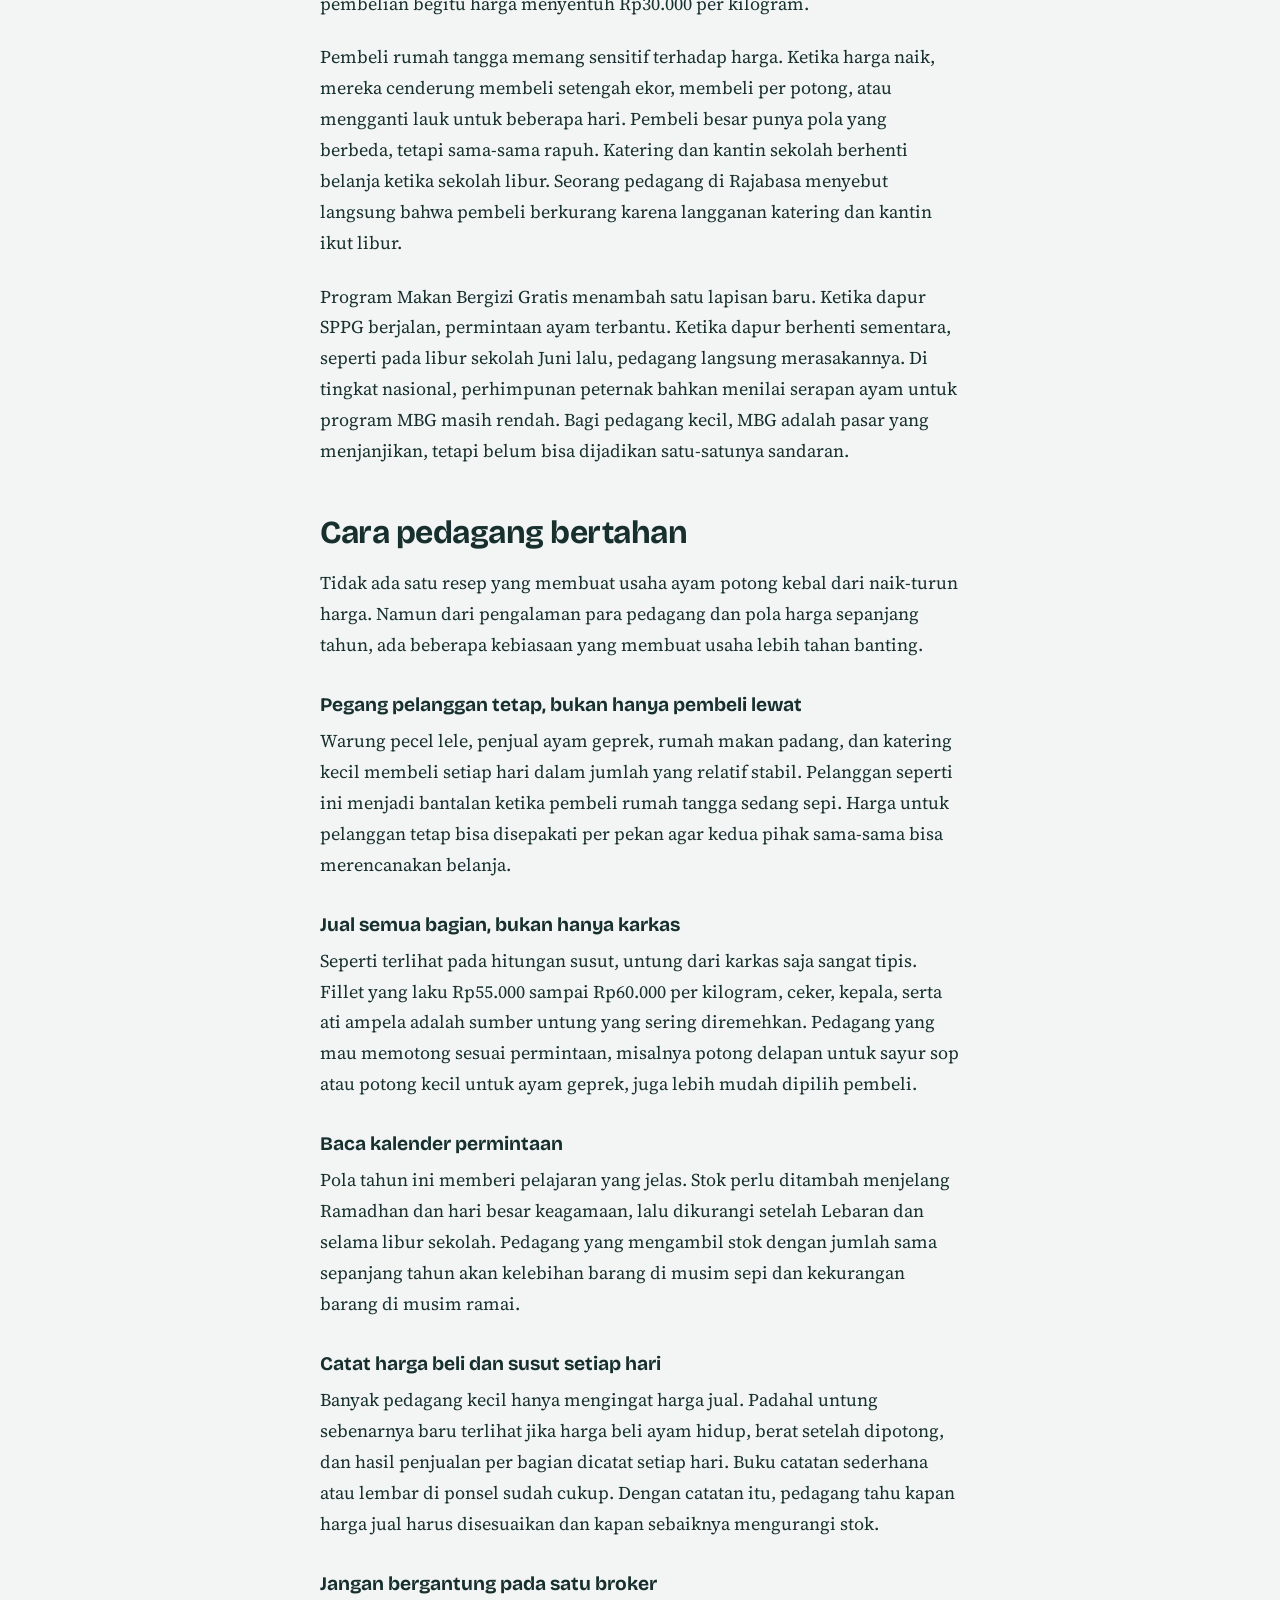
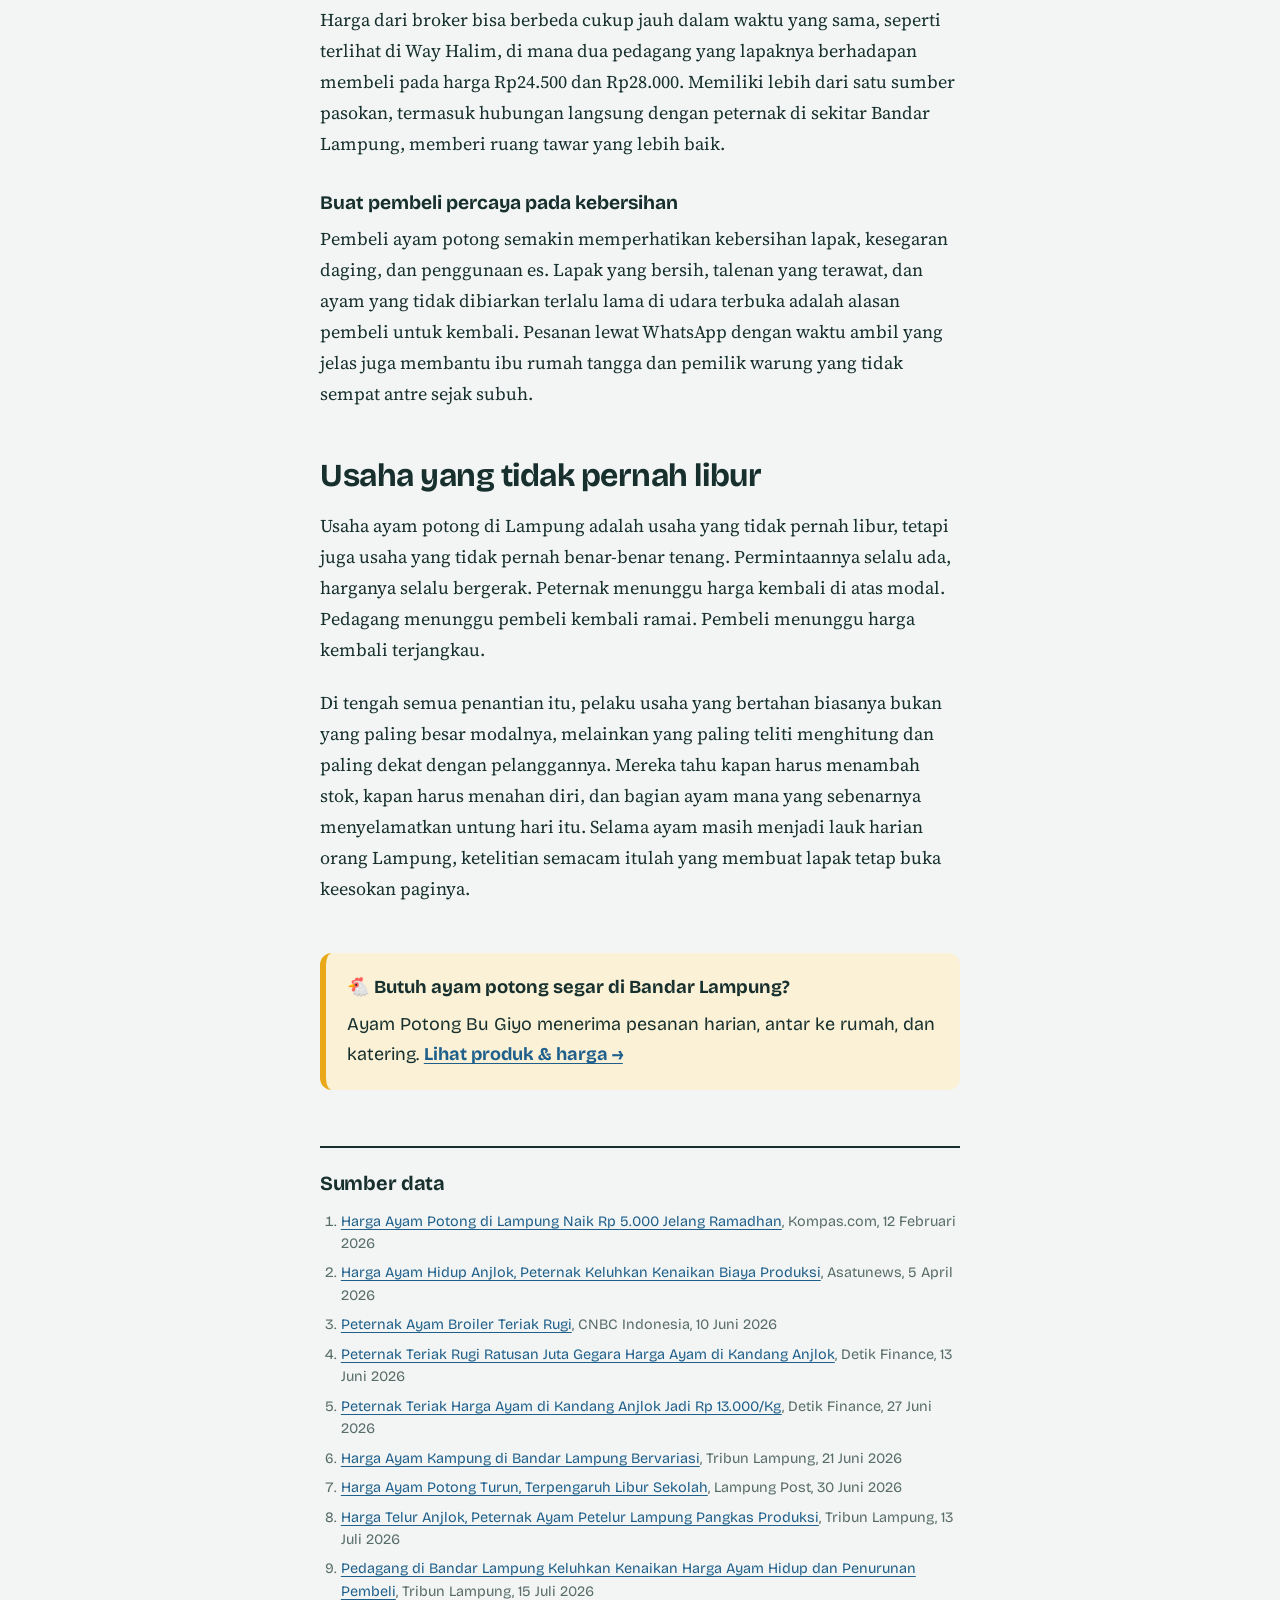
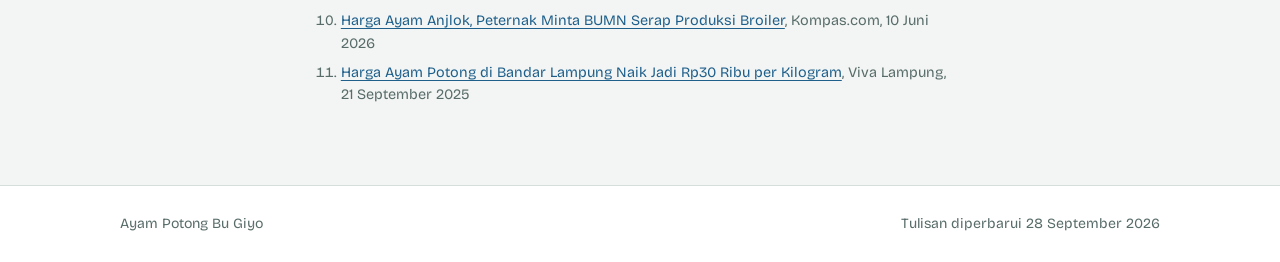
<file: artikel-ayam-potong-lampung.html>
<!DOCTYPE html>
<html lang="id">
<head>
<meta charset="utf-8">
<meta name="viewport" content="width=device-width, initial-scale=1, viewport-fit=cover">
<title>Bisnis Ayam Potong di Lampung: Harga Naik-Turun, Untung Menipis, dan Cara Pedagang Bertahan</title>
<meta name="description" content="Laporan tentang kondisi usaha ayam potong di Lampung sepanjang 2026: harga yang naik-turun, peternak yang merugi, keluhan pedagang pasar, dan cara bertahan.">
<link rel="preconnect" href="https://fonts.googleapis.com">
<link rel="preconnect" href="https://fonts.gstatic.com" crossorigin>
<link href="https://fonts.googleapis.com/css2?family=Bricolage+Grotesque:opsz,wght@12..96,500;12..96,700;12..96,800&family=Source+Serif+4:ital,opsz,wght@0,8..60,400;0,8..60,600;1,8..60,400&display=swap" rel="stylesheet">
<style>
:root{
  --bg:#F2F5F3;
  --paper:#FFFFFF;
  --ink:#17302E;
  --muted:#586C69;
  --line:#D5DEDB;
  --tarp:#1F5F8B;
  --tarp-soft:#E3EEF6;
  --yolk:#E8A817;
  --yolk-soft:#FBF1D6;
  --comb:#B8342A;
  --comb-soft:#F8E4E1;
  --leaf:#2E7A4C;
  --on-accent:#FFFFFF;
  --display:"Bricolage Grotesque", "Segoe UI", system-ui, sans-serif;
  --body:"Source Serif 4", Georgia, "Times New Roman", serif;
  box-sizing:border-box;
  padding-top:env(safe-area-inset-top,0px);
  padding-bottom:env(safe-area-inset-bottom,0px);
}
@media (prefers-color-scheme: dark){
  :root:not([data-theme="light"]){
    --bg:#0F1B1A; --paper:#152524; --ink:#E4EDEB; --muted:#9FB3AF; --line:#2A3E3C;
    --tarp:#6AAEDD; --tarp-soft:#1A3142; --yolk:#F2C04A; --yolk-soft:#3A3117;
    --comb:#F07A6E; --comb-soft:#3D2220; --leaf:#72C893; --on-accent:#0F1B1A;
  }
}
:root[data-theme="dark"]{
  --bg:#0F1B1A; --paper:#152524; --ink:#E4EDEB; --muted:#9FB3AF; --line:#2A3E3C;
  --tarp:#6AAEDD; --tarp-soft:#1A3142; --yolk:#F2C04A; --yolk-soft:#3A3117;
  --comb:#F07A6E; --comb-soft:#3D2220; --leaf:#72C893; --on-accent:#0F1B1A;
}
*,*::before,*::after{box-sizing:inherit}
html{scroll-padding-top:env(safe-area-inset-top,0px);-webkit-text-size-adjust:100%}
body{margin:0;background:var(--bg);color:var(--ink);font-family:var(--body);font-size:1.125rem;line-height:1.72;font-optical-sizing:auto}
img,svg{max-width:100%}
a{color:var(--tarp);text-underline-offset:3px}
a:focus-visible,button:focus-visible{outline:3px solid var(--yolk);outline-offset:3px;border-radius:2px}

/* masthead */
.mast{background:var(--paper);border-bottom:1px solid var(--line)}
.mast-inner{max-width:1080px;margin:0 auto;padding:.9rem 1.25rem;display:flex;align-items:center;justify-content:space-between;gap:1rem}
.brand{font-family:var(--display);font-weight:800;font-size:1.15rem;letter-spacing:-.01em;color:var(--ink);text-decoration:none}
.brand span{color:var(--tarp)}
.mast-note{font-family:var(--display);font-size:.88rem;color:var(--muted)}
.tapis{display:block;width:100%;height:14px}

/* hero */
.hero{max-width:1080px;margin:0 auto;padding:3rem 1.25rem 2rem;display:grid;grid-template-columns:minmax(0,1.5fr) minmax(0,1fr);gap:2.5rem;align-items:center}
.kicker{font-family:var(--display);font-weight:500;font-size:.95rem;color:var(--tarp);margin:0 0 .8rem}
h1{font-family:var(--display);font-weight:800;font-size:clamp(2.1rem,5.2vw,3.6rem);line-height:1.04;letter-spacing:-.025em;margin:0 0 1.2rem}
.dek{font-size:1.2rem;line-height:1.6;color:var(--muted);margin:0 0 1.4rem;max-width:36em}
.byline{font-family:var(--display);font-size:.9rem;color:var(--muted);margin:0}
.hero-art{justify-self:center;width:100%;max-width:340px}

/* article */
article{max-width:1080px;margin:0 auto;padding:0 1.25rem 4rem}
.col{max-width:40rem;margin:0 auto}
.col p{margin:0 0 1.25em}
.col p.lead::first-letter{font-family:var(--display);font-weight:800;float:left;font-size:4.1em;line-height:.82;padding:.08em .1em 0 0;color:var(--tarp)}
h2{font-family:var(--display);font-weight:700;font-size:clamp(1.55rem,3vw,2rem);line-height:1.15;letter-spacing:-.015em;margin:3rem 0 1rem}
h3{font-family:var(--display);font-weight:700;font-size:1.2rem;line-height:1.3;margin:2rem 0 .5rem}
strong{font-weight:600}
.pull{font-family:var(--display);font-weight:700;font-size:clamp(1.35rem,2.6vw,1.7rem);line-height:1.3;letter-spacing:-.01em;border-left:6px solid var(--yolk);padding:.2rem 0 .2rem 1.1rem;margin:2.2rem 0}

/* figures */
figure{margin:2.4rem auto;max-width:52rem;background:var(--paper);border:1px solid var(--line);border-radius:14px;padding:1.4rem 1.4rem 1.1rem}
figure h4{font-family:var(--display);font-weight:700;font-size:1.08rem;margin:0 0 .3rem;line-height:1.3}
figure .sub{font-family:var(--display);font-size:.88rem;color:var(--muted);margin:0 0 1.1rem}
figcaption{font-family:var(--display);font-size:.82rem;color:var(--muted);margin-top:1rem;line-height:1.5;border-top:1px dashed var(--line);padding-top:.7rem}
.scroll{overflow-x:auto;-webkit-overflow-scrolling:touch}
.scroll svg{min-width:620px;display:block}
.chart text{font-family:var(--display)}

/* timeline */
.tl{list-style:none;margin:0;padding:0;position:relative}
.tl::before{content:"";position:absolute;left:4.6rem;top:.3rem;bottom:.3rem;width:2px;background:var(--line)}
.tl li{display:grid;grid-template-columns:4rem 1.2rem 1fr;gap:.6rem;align-items:start;padding:.55rem 0}
.tl .m{font-family:var(--display);font-weight:700;font-size:.92rem;text-align:right;padding-top:.15rem}
.tl .dot{width:1.2rem;height:1.2rem;border-radius:50%;margin-top:.2rem;display:grid;place-items:center;font-size:.7rem;color:var(--on-accent);position:relative;z-index:1}
.tl .up .dot,.tl li.up .dot{background:var(--leaf)}
.tl li.down .dot{background:var(--comb)}
.tl .t{font-family:var(--display);font-size:.95rem;line-height:1.45}
.tl .t b{display:block;font-weight:700}
.tl .t span{color:var(--muted);font-size:.86rem}

/* price chain */
.chain{display:grid;grid-template-columns:repeat(4,minmax(0,1fr));gap:.9rem;position:relative}
.step{background:var(--bg);border-radius:10px;padding:1rem .9rem 1rem;position:relative;font-family:var(--display)}
.step .who{font-weight:700;font-size:1rem;margin:0 0 .5rem}
.step .what{font-size:.84rem;color:var(--muted);margin:0 0 .75rem;line-height:1.45}
.tag{display:inline-block;font-weight:700;font-size:.9rem;padding:.25rem .65rem .25rem .9rem;background:var(--yolk);color:#1C1606;border-radius:3px 6px 6px 3px;position:relative;line-height:1.3;margin:.15rem 0}
.tag::before{content:"";position:absolute;left:.3rem;top:50%;width:.3rem;height:.3rem;border-radius:50%;background:var(--bg);transform:translateY(-50%)}
.tag.alt{background:var(--tarp-soft);color:var(--ink)}
.step:not(:last-child)::after{content:"";position:absolute;right:-.72rem;top:1.25rem;width:.55rem;height:.55rem;border-top:2px solid var(--muted);border-right:2px solid var(--muted);transform:rotate(45deg)}

/* shrink calc */
.calc{display:grid;grid-template-columns:repeat(3,minmax(0,1fr));gap:.8rem;margin-top:1.1rem;font-family:var(--display)}
.calc div{background:var(--bg);border-radius:10px;padding:.8rem .9rem}
.calc .n{font-weight:800;font-size:1.35rem;letter-spacing:-.01em;display:block;line-height:1.2}
.calc .l{font-size:.82rem;color:var(--muted);line-height:1.4;display:block;margin-top:.2rem}
.calc .warn .n{color:var(--comb)}

/* sources */
.shop-cta{margin:3rem 0 0;background:var(--yolk-soft);border-left:6px solid var(--yolk);border-radius:12px;padding:1.2rem 1.3rem;font-family:var(--display)}
.shop-cta b{display:block;font-size:1.15rem;margin-bottom:.3rem}
.shop-cta a{font-weight:700}
.sources{margin-top:3.5rem;padding-top:1.5rem;border-top:2px solid var(--ink)}
.sources h2{margin-top:0;font-size:1.25rem}
.sources ol{font-family:var(--display);font-size:.9rem;line-height:1.55;padding-left:1.3rem;color:var(--muted)}
.sources li{margin-bottom:.45rem}

footer{background:var(--paper);border-top:1px solid var(--line)}
.foot{max-width:1080px;margin:0 auto;padding:1.6rem 1.25rem;font-family:var(--display);font-size:.88rem;color:var(--muted);display:flex;justify-content:space-between;gap:1rem;flex-wrap:wrap}

@media (max-width:820px){
  .hero{grid-template-columns:1fr;padding-top:2rem;gap:1.5rem}
  .hero-art{max-width:240px;order:-1;justify-self:start}
  .chain{grid-template-columns:repeat(2,minmax(0,1fr))}
  .step:nth-child(2)::after{display:none}
}
@media (max-width:520px){
  body{font-size:1.06rem}
  figure{padding:1.1rem 1rem .9rem;border-radius:10px}
  .chain{grid-template-columns:1fr}
  .step::after{display:none}
  .calc{grid-template-columns:1fr}
  .mast-note{display:none}
  .tl::before{left:3.9rem}
  .tl li{grid-template-columns:3.3rem 1.2rem 1fr}
}
@media (prefers-reduced-motion:no-preference){
  .swing{transform-origin:170px 22px;animation:swing 3.2s ease-in-out 1 both}
  @keyframes swing{0%{transform:rotate(7deg)}35%{transform:rotate(-5deg)}65%{transform:rotate(2deg)}100%{transform:rotate(0)}}
}
</style>
</head>
<body>

<header class="mast">
  <div class="mast-inner">
    <a class="brand" href="./">Ayam Potong <span>Bu Giyo</span></a>
    <p class="mast-note">Catatan seputar usaha ayam potong di Lampung</p>
  </div>
  <svg class="tapis" viewBox="0 0 400 14" preserveAspectRatio="none" aria-hidden="true">
    <defs>
      <pattern id="tp" width="28" height="14" patternUnits="userSpaceOnUse">
        <rect width="28" height="14" fill="var(--tarp)"/>
        <path d="M0 7 L7 0 L14 7 L7 14 Z" fill="var(--yolk)"/>
        <path d="M14 7 L21 0 L28 7 L21 14 Z" fill="var(--ink)"/>
        <path d="M5 7 L7 5 L9 7 L7 9 Z" fill="var(--tarp)"/>
        <path d="M19 7 L21 5 L23 7 L21 9 Z" fill="var(--yolk)"/>
      </pattern>
    </defs>
    <rect width="400" height="14" fill="url(#tp)"/>
  </svg>
</header>

<section class="hero">
  <div>
    <p class="kicker">Laporan usaha, Bandar Lampung</p>
    <h1>Bisnis ayam potong di Lampung: harga naik-turun, untung menipis, dan cara pedagang bertahan</h1>
    <p class="dek">Sepanjang 2026, harga ayam di Lampung bergerak seperti jarum timbangan yang tidak pernah diam. Peternak merugi di kandang, pedagang mengeluh sepi di lapak, sementara pembeli tetap membutuhkan ayam setiap hari.</p>
    <p class="byline">Senin, 28 September 2026</p>
  </div>
  <svg class="hero-art" viewBox="0 0 340 360" role="img" aria-label="Ilustrasi ayam potong digantung di timbangan pasar dengan label harga Rp35.000 per kilogram">
    <rect x="30" y="14" width="280" height="10" rx="5" fill="var(--muted)" opacity=".5"/>
    <g class="swing">
      <path d="M170 22 v34" stroke="var(--ink)" stroke-width="4" stroke-linecap="round"/>
      <path d="M170 56 q-12 0 -12 12 q0 10 10 10" fill="none" stroke="var(--ink)" stroke-width="4" stroke-linecap="round"/>
      <!-- legs -->
      <path d="M154 80 l6 52 M186 80 l-6 52" stroke="var(--yolk)" stroke-width="7" stroke-linecap="round"/>
      <path d="M146 78 h48" stroke="var(--ink)" stroke-width="5" stroke-linecap="round"/>
      <!-- body -->
      <ellipse cx="170" cy="190" rx="66" ry="74" fill="var(--paper)" stroke="var(--ink)" stroke-width="4"/>
      <path d="M120 170 q-26 30 -8 70" fill="none" stroke="var(--ink)" stroke-width="4" stroke-linecap="round"/>
      <path d="M220 170 q26 30 8 70" fill="none" stroke="var(--ink)" stroke-width="4" stroke-linecap="round"/>
      <path d="M146 150 q24 16 48 0" fill="none" stroke="var(--line)" stroke-width="4" stroke-linecap="round"/>
      <!-- neck & head -->
      <path d="M160 262 q10 30 10 44" fill="none" stroke="var(--ink)" stroke-width="4"/>
      <path d="M180 262 q-6 24 -2 44" fill="none" stroke="var(--ink)" stroke-width="4"/>
      <circle cx="174" cy="318" r="14" fill="var(--paper)" stroke="var(--ink)" stroke-width="4"/>
      <path d="M166 334 q4 12 10 14 q4 -8 8 -14" fill="var(--comb)"/>
      <!-- tag -->
      <path d="M232 214 l40 28" stroke="var(--muted)" stroke-width="2"/>
      <g transform="rotate(-8 290 262)">
        <path d="M262 246 h78 v44 h-78 l-12 -22 z" fill="var(--yolk)"/>
        <circle cx="266" cy="268" r="4" fill="var(--bg)"/>
        <text x="304" y="265" text-anchor="middle" font-family="Bricolage Grotesque, sans-serif" font-weight="800" font-size="15" fill="#1C1606">Rp35.000</text>
        <text x="304" y="281" text-anchor="middle" font-family="Bricolage Grotesque, sans-serif" font-weight="500" font-size="11" fill="#1C1606">per kg, bersih</text>
      </g>
    </g>
  </svg>
</section>

<article>
  <div class="col">
    <p class="lead">Ayam potong barangkali adalah komoditas paling biasa di dapur orang Lampung. Rumah tangga membelinya untuk lauk harian, warung pecel lele dan penjual ayam geprek membelinya setiap pagi, dapur katering membelinya dalam jumlah puluhan kilogram. Karena kebutuhannya harian, banyak orang menganggap usaha ayam potong sebagai usaha yang aman. Anggapan itu hanya setengah benar. Usaha ayam potong memang aman dari sisi permintaan, tetapi usaha ayam potong sangat rawan dari sisi harga.</p>

    <p>Tahun 2026 memperlihatkan hal itu dengan jelas. Pedagang di pasar tradisional Bandar Lampung merasakan perubahan hampir dari pekan ke pekan. Ada pekan ketika harga naik dan pembeli mengurangi belanja. Ada pekan ketika harga turun, tetapi pembeli juga sedang sepi. Di hulu, peternak menghadapi masalah yang lebih berat lagi: biaya pakan terus naik, sementara harga jual ayam hidup berkali-kali jatuh di bawah modal.</p>

    <p>Tulisan ini merangkum apa yang terjadi di kandang, di tangan broker, dan di lapak pasar sepanjang tahun ini, lalu melihat apa saja yang bisa dilakukan pelaku usaha kecil agar tetap bertahan.</p>

    <h2>Harga yang tidak pernah diam</h2>

    <p>Menjelang Ramadhan pada pertengahan Februari, pedagang di Pasar Gintung menaikkan harga sekitar Rp5.000 per ekor. Permintaan untuk menu sahur dan berbuka sedang tinggi, dan menurut para pedagang, kenaikan itu tidak membuat pembeli mundur. Ayam tetap dibeli karena memang dibutuhkan.</p>

    <p>Setelah Lebaran, keadaan berbalik. Peternak yang tergabung dalam Permindo melaporkan bahwa sekitar sepekan setelah Idul Fitri, harga ayam hidup di tingkat peternak turun dari kisaran Rp24.000 menjadi sekitar Rp18.500 per kilogram. Pasokan ayam yang disiapkan untuk musim ramai tidak lagi terserap, dan ayam berukuran besar mulai menumpuk.</p>

    <p>Pola yang sama muncul lagi di akhir Juni. Di Pasar Tempel Rajabasa, harga ayam potong turun dari Rp38.000 menjadi Rp35.000 per kilogram dalam sepekan. Pedagang menyebut dua penyebab: libur sekolah, dan berhentinya sementara pesanan dari dapur SPPG program Makan Bergizi Gratis. Pertengahan Juli, harga kembali merangkak. Pedagang di Pasar Rakyat Way Halim mengaku membeli ayam hidup dari broker di kisaran Rp24.500 sampai Rp28.000 per kilogram.</p>
  </div>

  <figure>
    <h4>Perjalanan harga ayam sepanjang 2026</h4>
    <p class="sub">Peristiwa harga yang dilaporkan dari pasar Bandar Lampung dan dari tingkat peternak</p>
    <ol class="tl">
      <li class="up"><span class="m">Feb</span><span class="dot" aria-hidden="true">▲</span><span class="t"><b>Menjelang Ramadhan, harga naik sekitar Rp5.000 per ekor</b><span>Pasar Gintung, Bandar Lampung. Permintaan sahur dan berbuka tinggi.</span></span></li>
      <li class="down"><span class="m">Apr</span><span class="dot" aria-hidden="true">▼</span><span class="t"><b>Setelah Lebaran, ayam hidup turun dari Rp24.000 ke sekitar Rp18.500/kg</b><span>Tingkat peternak, laporan Permindo. Pasokan tidak terserap.</span></span></li>
      <li class="down"><span class="m">Mei</span><span class="dot" aria-hidden="true">▼</span><span class="t"><b>Harga ayam ras dan telur di Lampung mulai turun, pakan justru naik</b><span>Kenaikan pakan dipicu bahan baku yang masih bergantung pada impor.</span></span></li>
      <li class="down"><span class="m">Jun</span><span class="dot" aria-hidden="true">▼</span><span class="t"><b>Ayam hidup di sebagian sentra produksi jatuh ke Rp13.000/kg</b><span>Disebut peternak sebagai titik terburuk. Hampir semua sentra kelebihan stok.</span></span></li>
      <li class="down"><span class="m">Jun</span><span class="dot" aria-hidden="true">▼</span><span class="t"><b>Ayam potong turun dari Rp38.000 ke Rp35.000/kg</b><span>Pasar Tempel Rajabasa. Libur sekolah, pesanan dapur MBG berhenti sementara.</span></span></li>
      <li class="up"><span class="m">Jul</span><span class="dot" aria-hidden="true">▲</span><span class="t"><b>Ayam hidup dari broker naik lagi ke Rp24.500–Rp28.000/kg</b><span>Pasar Rakyat Way Halim. Pedagang menjual potong bersih Rp35.000/kg.</span></span></li>
    </ol>
    <figcaption>Disusun dari pemberitaan Kompas, Detik, CNBC Indonesia, Lampung Post, dan Tribun Lampung, Februari sampai Juli 2026. Angka tingkat peternak berlaku nasional; angka pasar berlaku untuk Bandar Lampung.</figcaption>
  </figure>

  <div class="col">
    <p class="pull">Naik karena ramai, turun karena sepi. Pola ini berulang hampir setiap tahun, dan pola ini pula yang harus dibaca oleh siapa pun yang ingin bertahan di usaha ayam potong.</p>

    <h2>Di kandang, peternak menanggung rugi</h2>

    <p>Kalau pedagang merasakan naik-turun harga, peternak merasakan sesuatu yang lebih pahit. Sepanjang 2026, harga pakan broiler naik secara akumulatif sekitar Rp800 per kilogram dan kini berada di kisaran Rp8.800 sampai Rp9.400 per kilogram di tingkat pabrik. Harga anak ayam atau DOC juga belum turun. Pada awal April, peternak masih menebusnya di kisaran Rp6.800 sampai Rp7.500 per ekor.</p>

    <p>Hasilnya, harga pokok produksi ayam hidup diperkirakan sudah mencapai Rp21.000 sampai Rp22.000 per kilogram. Padahal Badan Pangan Nasional menetapkan harga acuan pembelian di tingkat peternak sebesar Rp25.000 per kilogram. Di lapangan, angka acuan itu sering hanya menjadi angka di atas kertas.</p>
  </div>

  <figure>
    <h4>Harga ayam hidup dibandingkan modal peternak</h4>
    <p class="sub">Rupiah per kilogram ayam hidup (live bird)</p>
    <div class="scroll">
      <svg class="chart" viewBox="0 0 840 300" role="img" aria-label="Diagram batang harga ayam hidup 2026. Sebelum Lebaran 24.000, sepekan setelah Lebaran 18.500, titik terendah Juni 13.000, Pasar Tempel Rajabasa akhir Juni 22.000, Pasar Way Halim pertengahan Juli 24.500. Modal peternak sekitar 21.500, harga acuan 25.000.">
        <!-- grid -->
        <g stroke="var(--line)" stroke-width="1">
          <line x1="240" y1="44" x2="240" y2="258"/>
          <line x1="433" y1="44" x2="433" y2="258"/>
          <line x1="627" y1="44" x2="627" y2="258"/>
          <line x1="820" y1="44" x2="820" y2="258"/>
        </g>
        <g font-size="12" fill="var(--muted)" text-anchor="middle">
          <text x="240" y="278">0</text>
          <text x="433" y="278">Rp10 rb</text>
          <text x="627" y="278">Rp20 rb</text>
          <text x="820" y="278">Rp30 rb</text>
        </g>
        <!-- bars -->
        <g font-size="13" fill="var(--ink)" text-anchor="end">
          <text x="226" y="75">Sebelum Lebaran</text>
          <text x="226" y="115">Sepekan setelah Lebaran</text>
          <text x="226" y="155">Titik terendah Juni</text>
          <text x="226" y="195">Rajabasa, akhir Juni</text>
          <text x="226" y="235">Way Halim, pertengahan Juli</text>
        </g>
        <rect x="240" y="58" width="464" height="26" rx="3" fill="var(--tarp)"/>
        <rect x="240" y="98" width="358" height="26" rx="3" fill="var(--comb)"/>
        <rect x="240" y="138" width="251" height="26" rx="3" fill="var(--comb)"/>
        <rect x="240" y="178" width="425" height="26" rx="3" fill="var(--tarp)"/>
        <rect x="240" y="218" width="474" height="26" rx="3" fill="var(--tarp)"/>
        <g font-size="13" font-weight="700" fill="var(--on-accent)" text-anchor="end">
          <text x="694" y="76">24.000</text>
          <text x="588" y="116">18.500</text>
          <text x="481" y="156">13.000</text>
          <text x="655" y="196">22.000</text>
          <text x="704" y="236">24.500</text>
        </g>
        <!-- reference lines -->
        <line x1="656" y1="40" x2="656" y2="258" stroke="var(--ink)" stroke-width="2" stroke-dasharray="5 4"/>
        <line x1="723" y1="40" x2="723" y2="258" stroke="var(--yolk)" stroke-width="3"/>
        <text x="650" y="30" font-size="12" font-weight="700" fill="var(--ink)" text-anchor="end">Modal peternak ±21.500</text>
        <text x="729" y="30" font-size="12" font-weight="700" fill="var(--ink)">Acuan 25.000</text>
      </svg>
    </div>
    <figcaption>Batang merah berarti harga berada di bawah modal peternak. Tiga batang atas adalah angka tingkat peternak secara nasional (Permindo); dua batang bawah adalah harga beli ayam hidup oleh pedagang pasar di Bandar Lampung. Modal dihitung dari titik tengah perkiraan HPP Rp21.000–Rp22.000/kg.</figcaption>
  </figure>

  <div class="col">
    <p>Seorang peternak anggota Permindo menggambarkan dilemanya dengan sederhana: ketika harga jatuh, peternak kecil tetap terpaksa menjual karena pakan harus dibayar. Kalau ayam ditahan di kandang, ayam terus membesar dan biaya pakan terus bertambah. Menjual rugi, menahan juga rugi. Kerugian yang dilaporkan peternak broiler rakyat bisa mencapai Rp7.000 per kilogram.</p>

    <p>Peternak di Lampung tidak lepas dari tekanan itu. Tribun Lampung mencatat bahwa harga ayam ras dan telur di Lampung sudah turun sejak Mei, sementara harga pakan naik karena bahan bakunya masih banyak bergantung pada impor. Seorang peternak di Lampung Tengah menyebut pakan pabrikan di tingkat toko kini dijual sekitar Rp365.000 sampai Rp370.000 per sak, padahal beberapa bulan sebelumnya masih di kisaran Rp320.000-an.</p>

    <p>Ada satu persoalan lain yang jarang dibicarakan pembeli. Menurut peternak, sekitar 70 persen populasi ayam pedaging dan petelur nasional masih terkonsentrasi di Pulau Jawa. Ketika Jawa kelebihan pasokan, tekanan harga merambat ke daerah lain. Lampung sendiri adalah daerah produsen yang terkadang mengirim ayam hidup ke Jawa, sehingga peternak Lampung ikut terseret ketika harga nasional jatuh.</p>

    <h2>Dari kandang ke meja makan</h2>

    <p>Untuk memahami di mana untung dan rugi terjadi, rantai ayam potong perlu dilihat utuh. Ayam berangkat dari kandang peternak, dibeli oleh broker atau pengepul, lalu masuk ke lapak pasar untuk dipotong dan dibersihkan. Dari lapak, ayam berpindah ke dapur rumah tangga, warung makan, katering, atau dapur MBG.</p>
  </div>

  <figure>
    <h4>Rantai harga ayam potong di Bandar Lampung</h4>
    <p class="sub">Kisaran harga yang dilaporkan pada pertengahan 2026</p>
    <div class="chain">
      <div class="step">
        <p class="who">Peternak</p>
        <p class="what">Menanggung pakan, DOC, obat, listrik, dan risiko kematian ayam.</p>
        <span class="tag alt">Modal ±Rp21–22 rb/kg</span>
        <span class="tag alt">Acuan Rp25 rb/kg</span>
      </div>
      <div class="step">
        <p class="who">Broker / pengepul</p>
        <p class="what">Mengambil ayam hidup dari kandang dan mengantar ke pedagang pasar.</p>
        <span class="tag">Rp22–28 rb/kg hidup</span>
      </div>
      <div class="step">
        <p class="who">Lapak pasar</p>
        <p class="what">Memotong, membersihkan, dan menjual per kilogram, per ekor, atau per bagian.</p>
        <span class="tag">Potong bersih Rp35 rb/kg</span>
        <span class="tag">Fillet Rp55–60 rb/kg</span>
      </div>
      <div class="step">
        <p class="who">Pembeli</p>
        <p class="what">Rumah tangga, warung makan, kantin, katering, dan dapur SPPG program MBG.</p>
        <span class="tag alt">Per ekor 1,8–2,4 kg: Rp50–55 rb</span>
      </div>
    </div>
    <figcaption>Harga broker dan lapak dari Pasar Rakyat Way Halim dan Pasar Tempel Rajabasa (Tribun Lampung, Lampung Post). Modal peternak dan harga acuan dari Permindo dan Badan Pangan Nasional.</figcaption>
  </figure>

  <div class="col">
    <p>Selisih antara Rp24.500 dan Rp35.000 terlihat lebar. Banyak orang lalu berkesimpulan bahwa pedagang ayam potong menikmati untung besar. Di sinilah banyak orang salah membaca usaha ayam potong. Yang terlihat adalah harga jual. Yang tidak terlihat adalah susut.</p>

    <p>Ayam hidup yang ditimbang di lapak masih membawa bulu, darah, dan isi perut. Setelah dipotong dan dibersihkan, bobotnya berkurang cukup banyak. Hitungan kasar di bawah ini memakai asumsi rendemen karkas sekitar 72 persen, angka yang lazim untuk broiler, untuk memperlihatkan seberapa tipis ruang untung pedagang ketika ayam hidup dibeli pada harga Rp24.500 per kilogram.</p>
  </div>

  <figure>
    <h4>Hitungan kasar: ke mana larinya selisih harga</h4>
    <p class="sub">Contoh pembelian 10 kg ayam hidup</p>
    <svg class="chart" viewBox="0 0 760 120" role="img" aria-label="Dari 10 kilogram ayam hidup, sekitar 7,2 kilogram menjadi karkas bersih dan 2,8 kilogram hilang sebagai bulu, darah, dan bagian lain.">
      <rect x="0" y="20" width="547" height="46" rx="4" fill="var(--tarp)"/>
      <rect x="547" y="20" width="213" height="46" rx="4" fill="var(--comb)" opacity=".85"/>
      <text x="16" y="49" font-size="15" font-weight="700" fill="var(--on-accent)">7,2 kg karkas bersih</text>
      <text x="561" y="49" font-size="14" font-weight="700" fill="var(--on-accent)">2,8 kg susut</text>
      <text x="0" y="96" font-size="12" fill="var(--muted)">0 kg</text>
      <text x="760" y="96" font-size="12" fill="var(--muted)" text-anchor="end">10 kg ayam hidup</text>
    </svg>
    <div class="calc">
      <div><span class="n">Rp245.000</span><span class="l">Modal beli 10 kg ayam hidup pada Rp24.500/kg</span></div>
      <div><span class="n">±Rp34.000</span><span class="l">Modal per kg karkas bersih setelah susut (Rp245.000 ÷ 7,2 kg)</span></div>
      <div class="warn"><span class="n">±Rp1.000</span><span class="l">Sisa per kg jika dijual Rp35.000, sebelum plastik, es, air, sewa lapak, dan tenaga</span></div>
    </div>
    <figcaption>Ilustrasi, bukan data resmi. Rendemen nyata bergantung pada ukuran ayam, cara pemotongan, dan apakah ceker, kepala, serta jeroan dihitung terpisah. Justru dari bagian-bagian inilah pedagang biasanya menambal untung.</figcaption>
  </figure>

  <div class="col">
    <p>Angka ini menjelaskan mengapa pedagang ayam potong tidak pernah benar-benar bisa menikmati harga tinggi. Ketika harga ayam hidup naik, harga jual tidak bisa ikut naik sebanyak itu, karena pembeli langsung mengurangi belanja. Pedagang di Way Halim yang pada Juli membeli ayam hidup Rp28.000 per kilogram tetap menjual potong bersih Rp35.000, sama dengan pedagang di lapak depannya yang membeli lebih murah. Harga jual tertahan oleh daya beli, bukan oleh modal.</p>

    <h2>Keluhan yang sama dari lapak ke lapak</h2>

    <p>Jika harus diringkas dalam satu kalimat, keluhan pedagang ayam potong di Bandar Lampung tahun ini adalah: sepi pembeli. Pedagang di Pasar Rakyat Way Halim mengeluhkan penurunan pembeli justru ketika harga ayam hidup sedang naik. Keluhan serupa sudah terdengar sejak tahun lalu, ketika pedagang di Pasar Tugu menyebut banyak konsumen mulai mengurangi pembelian begitu harga menyentuh Rp30.000 per kilogram.</p>

    <p>Pembeli rumah tangga memang sensitif terhadap harga. Ketika harga naik, mereka cenderung membeli setengah ekor, membeli per potong, atau mengganti lauk untuk beberapa hari. Pembeli besar punya pola yang berbeda, tetapi sama-sama rapuh. Katering dan kantin sekolah berhenti belanja ketika sekolah libur. Seorang pedagang di Rajabasa menyebut langsung bahwa pembeli berkurang karena langganan katering dan kantin ikut libur.</p>

    <p>Program Makan Bergizi Gratis menambah satu lapisan baru. Ketika dapur SPPG berjalan, permintaan ayam terbantu. Ketika dapur berhenti sementara, seperti pada libur sekolah Juni lalu, pedagang langsung merasakannya. Di tingkat nasional, perhimpunan peternak bahkan menilai serapan ayam untuk program MBG masih rendah. Bagi pedagang kecil, MBG adalah pasar yang menjanjikan, tetapi belum bisa dijadikan satu-satunya sandaran.</p>

    <h2>Cara pedagang bertahan</h2>

    <p>Tidak ada satu resep yang membuat usaha ayam potong kebal dari naik-turun harga. Namun dari pengalaman para pedagang dan pola harga sepanjang tahun, ada beberapa kebiasaan yang membuat usaha lebih tahan banting.</p>

    <h3>Pegang pelanggan tetap, bukan hanya pembeli lewat</h3>
    <p>Warung pecel lele, penjual ayam geprek, rumah makan padang, dan katering kecil membeli setiap hari dalam jumlah yang relatif stabil. Pelanggan seperti ini menjadi bantalan ketika pembeli rumah tangga sedang sepi. Harga untuk pelanggan tetap bisa disepakati per pekan agar kedua pihak sama-sama bisa merencanakan belanja.</p>

    <h3>Jual semua bagian, bukan hanya karkas</h3>
    <p>Seperti terlihat pada hitungan susut, untung dari karkas saja sangat tipis. Fillet yang laku Rp55.000 sampai Rp60.000 per kilogram, ceker, kepala, serta ati ampela adalah sumber untung yang sering diremehkan. Pedagang yang mau memotong sesuai permintaan, misalnya potong delapan untuk sayur sop atau potong kecil untuk ayam geprek, juga lebih mudah dipilih pembeli.</p>

    <h3>Baca kalender permintaan</h3>
    <p>Pola tahun ini memberi pelajaran yang jelas. Stok perlu ditambah menjelang Ramadhan dan hari besar keagamaan, lalu dikurangi setelah Lebaran dan selama libur sekolah. Pedagang yang mengambil stok dengan jumlah sama sepanjang tahun akan kelebihan barang di musim sepi dan kekurangan barang di musim ramai.</p>

    <h3>Catat harga beli dan susut setiap hari</h3>
    <p>Banyak pedagang kecil hanya mengingat harga jual. Padahal untung sebenarnya baru terlihat jika harga beli ayam hidup, berat setelah dipotong, dan hasil penjualan per bagian dicatat setiap hari. Buku catatan sederhana atau lembar di ponsel sudah cukup. Dengan catatan itu, pedagang tahu kapan harga jual harus disesuaikan dan kapan sebaiknya mengurangi stok.</p>

    <h3>Jangan bergantung pada satu broker</h3>
    <p>Harga dari broker bisa berbeda cukup jauh dalam waktu yang sama, seperti terlihat di Way Halim, di mana dua pedagang yang lapaknya berhadapan membeli pada harga Rp24.500 dan Rp28.000. Memiliki lebih dari satu sumber pasokan, termasuk hubungan langsung dengan peternak di sekitar Bandar Lampung, memberi ruang tawar yang lebih baik.</p>

    <h3>Buat pembeli percaya pada kebersihan</h3>
    <p>Pembeli ayam potong semakin memperhatikan kebersihan lapak, kesegaran daging, dan penggunaan es. Lapak yang bersih, talenan yang terawat, dan ayam yang tidak dibiarkan terlalu lama di udara terbuka adalah alasan pembeli untuk kembali. Pesanan lewat WhatsApp dengan waktu ambil yang jelas juga membantu ibu rumah tangga dan pemilik warung yang tidak sempat antre sejak subuh.</p>

    <h2>Usaha yang tidak pernah libur</h2>

    <p>Usaha ayam potong di Lampung adalah usaha yang tidak pernah libur, tetapi juga usaha yang tidak pernah benar-benar tenang. Permintaannya selalu ada, harganya selalu bergerak. Peternak menunggu harga kembali di atas modal. Pedagang menunggu pembeli kembali ramai. Pembeli menunggu harga kembali terjangkau.</p>

    <p>Di tengah semua penantian itu, pelaku usaha yang bertahan biasanya bukan yang paling besar modalnya, melainkan yang paling teliti menghitung dan paling dekat dengan pelanggannya. Mereka tahu kapan harus menambah stok, kapan harus menahan diri, dan bagian ayam mana yang sebenarnya menyelamatkan untung hari itu. Selama ayam masih menjadi lauk harian orang Lampung, ketelitian semacam itulah yang membuat lapak tetap buka keesokan paginya.</p>

    <aside class="shop-cta">
      <b>🐔 Butuh ayam potong segar di Bandar Lampung?</b>
      Ayam Potong Bu Giyo menerima pesanan harian, antar ke rumah, dan katering. <a href="./#produk">Lihat produk &amp; harga →</a>
    </aside>

    <section class="sources">
      <h2>Sumber data</h2>
      <ol>
        <li><a href="https://regional.kompas.com/read/2026/02/12/150209278/harga-ayam-potong-di-lampung-naik-rp-5000-jelang-ramadhan" rel="noopener" target="_blank">Harga Ayam Potong di Lampung Naik Rp 5.000 Jelang Ramadhan</a>, Kompas.com, 12 Februari 2026</li>
        <li><a href="https://www.asatunews.co.id/harga-ayam-hidup-anjlok-peternak-keluhkan" rel="noopener" target="_blank">Harga Ayam Hidup Anjlok, Peternak Keluhkan Kenaikan Biaya Produksi</a>, Asatunews, 5 April 2026</li>
        <li><a href="https://www.cnbcindonesia.com/news/20260610122400-4-741653/peternak-ayam-broiler-teriak-rugi-modal-rp22000-kg-dijual-rp16000" rel="noopener" target="_blank">Peternak Ayam Broiler Teriak Rugi</a>, CNBC Indonesia, 10 Juni 2026</li>
        <li><a href="https://finance.detik.com/berita-ekonomi-bisnis/d-8530994/peternak-teriak-rugi-ratusan-juta-gegara-harga-ayam-di-kandang-anjlok" rel="noopener" target="_blank">Peternak Teriak Rugi Ratusan Juta Gegara Harga Ayam di Kandang Anjlok</a>, Detik Finance, 13 Juni 2026</li>
        <li><a href="https://finance.detik.com/berita-ekonomi-bisnis/d-8549540/peternak-teriak-harga-ayam-di-kandang-anjlok-jadi-rp-13-000-kg" rel="noopener" target="_blank">Peternak Teriak Harga Ayam di Kandang Anjlok Jadi Rp 13.000/Kg</a>, Detik Finance, 27 Juni 2026</li>
        <li><a href="https://lampung.tribunnews.com/lampung/1212071/harga-ayam-kampung-di-bandar-lampung-bervariasi-tergantung-ukuran-fisik-yang-diingini" rel="noopener" target="_blank">Harga Ayam Kampung di Bandar Lampung Bervariasi</a>, Tribun Lampung, 21 Juni 2026</li>
        <li><a href="https://lampost.co/ekonomi-dan-bisnis/harga-ayam-potong-turun-terpengaruh-libur-sekolah" rel="noopener" target="_blank">Harga Ayam Potong Turun, Terpengaruh Libur Sekolah</a>, Lampung Post, 30 Juni 2026</li>
        <li><a href="https://lampung.tribunnews.com/lampung/1213518/harga-telur-anjlok-peternak-ayam-petelur-lampung-pangkas-produksi-di-tengah-lonjakan-biaya-pakan" rel="noopener" target="_blank">Harga Telur Anjlok, Peternak Ayam Petelur Lampung Pangkas Produksi</a>, Tribun Lampung, 13 Juli 2026</li>
        <li><a href="https://lampung.tribunnews.com/lampung/1213713/pedagang-di-bandar-lampung-keluhkan-kenaikan-harga-ayam-hidup-dan-penurunan-pembeli" rel="noopener" target="_blank">Pedagang di Bandar Lampung Keluhkan Kenaikan Harga Ayam Hidup dan Penurunan Pembeli</a>, Tribun Lampung, 15 Juli 2026</li>
        <li><a href="https://money.kompas.com/read/2026/06/10/134116326/harga-ayam-anjlok-peternak-minta-bumn-serap-produksi-broiler" rel="noopener" target="_blank">Harga Ayam Anjlok, Peternak Minta BUMN Serap Produksi Broiler</a>, Kompas.com, 10 Juni 2026</li>
        <li><a href="https://lampung.viva.co.id/kuliner/6798-harga-ayam-potong-di-bandar-lampung-naik-jadi-rp30-ribu-per-kilogram-pedagang-mengeluh-sepi-pembeli" rel="noopener" target="_blank">Harga Ayam Potong di Bandar Lampung Naik Jadi Rp30 Ribu per Kilogram</a>, Viva Lampung, 21 September 2025</li>
      </ol>
    </section>
  </div>
</article>

<footer>
  <div class="foot">
    <span>Ayam Potong Bu Giyo</span>
    <span>Tulisan diperbarui 28 September 2026</span>
  </div>
</footer>

</body>
</html>
</file>
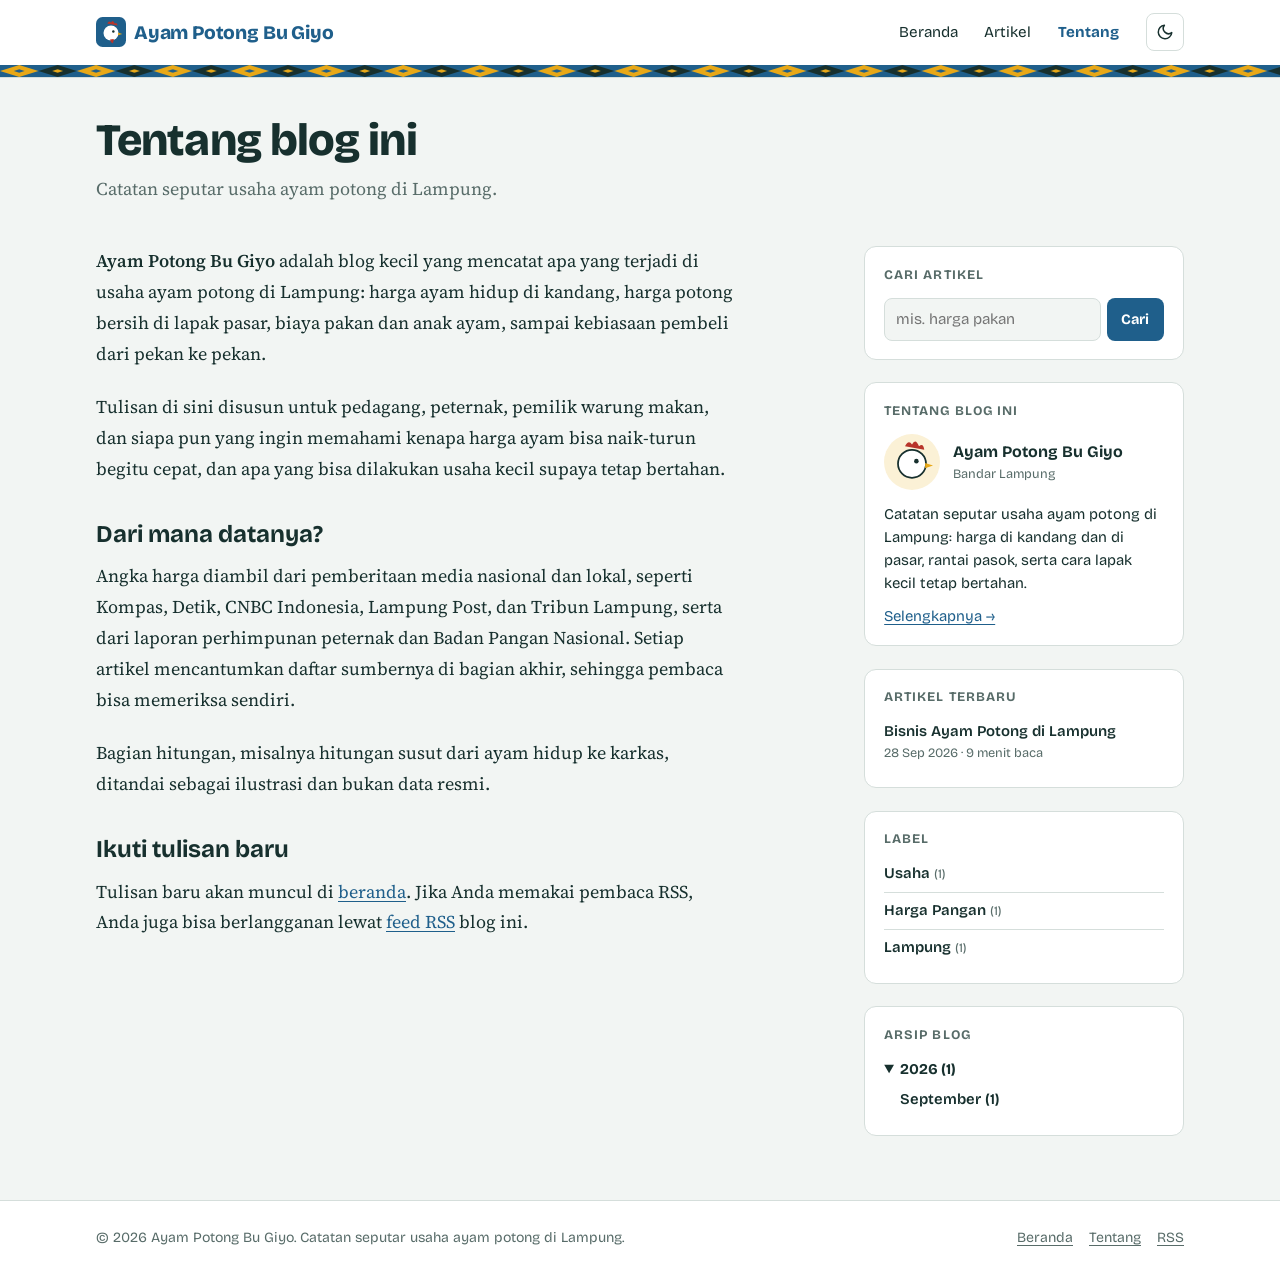
<file: tentang.html>
<!DOCTYPE html>
<html lang="id">
<head>
<meta charset="utf-8">
<meta name="viewport" content="width=device-width, initial-scale=1, viewport-fit=cover">
<title>Tentang | Ayam Potong Bu Giyo</title>
<meta name="description" content="Tentang blog Ayam Potong Bu Giyo: catatan seputar usaha ayam potong di lampung.">
<link rel="canonical" href="https://aqzalfauzan.github.io/ayampotong.bugiyo.github/tentang.html">
<meta property="og:site_name" content="Ayam Potong Bu Giyo">
<meta property="og:locale" content="id_ID">
<meta property="og:type" content="website">
<meta property="og:title" content="Tentang | Ayam Potong Bu Giyo">
<meta property="og:description" content="Tentang blog Ayam Potong Bu Giyo: catatan seputar usaha ayam potong di lampung.">
<meta property="og:url" content="https://aqzalfauzan.github.io/ayampotong.bugiyo.github/tentang.html">
<meta property="og:image" content="https://aqzalfauzan.github.io/ayampotong.bugiyo.github/assets/img/cover-bisnis-ayam-potong-lampung.png">
<meta property="og:image:width" content="1200">
<meta property="og:image:height" content="630">
<meta name="twitter:card" content="summary_large_image">
<meta name="theme-color" content="#1F5F8B">
<link rel="icon" href="assets/img/favicon.svg" type="image/svg+xml">
<link rel="alternate" type="application/rss+xml" title="Ayam Potong Bu Giyo" href="feed.xml">
<link rel="preconnect" href="https://fonts.googleapis.com">
<link rel="preconnect" href="https://fonts.gstatic.com" crossorigin>
<link href="https://fonts.googleapis.com/css2?family=Bricolage+Grotesque:opsz,wght@12..96,500;12..96,700;12..96,800&family=Source+Serif+4:ital,opsz,wght@0,8..60,400;0,8..60,600;1,8..60,400&display=swap" rel="stylesheet">
<link rel="stylesheet" href="assets/css/blog.css">
<script>try{var t=localStorage.getItem('apbg-theme');if(t==='light'||t==='dark')document.documentElement.setAttribute('data-theme',t)}catch(e){}</script>
</head>
<body>
<a class="skip" href="#isi">Langsung ke isi</a>
<header class="mast">
  <div class="mast-inner">
    <a class="brand" href="./"><svg class="brand-mark" viewBox="0 0 64 64" aria-hidden="true"><rect width="64" height="64" rx="14" fill="var(--tarp)"/><path d="M24 14q4-8 8-2q4-8 8 2q5-4 6 4" fill="var(--comb)"/><circle cx="32" cy="34" r="16" fill="#fff"/><circle cx="37" cy="31" r="2.6" fill="#17302E"/><path d="M47 33l9 3-9 3z" fill="var(--yolk)"/><path d="M30 48q2 8 6 8q2-6 2-9" fill="var(--comb)"/></svg><span class="brand-text">Ayam Potong <span>Bu Giyo</span></span></a>
    <nav class="nav" id="site-nav" aria-label="Menu utama">
      <a href="./">Beranda</a>
      <a href="index.html#artikel">Artikel</a>
      <a href="tentang.html" aria-current="page">Tentang</a>
    </nav>
    <button class="icon-btn" type="button" data-theme-toggle aria-label="Ganti tema"><svg viewBox="0 0 24 24" fill="none" stroke="currentColor" stroke-width="2" stroke-linecap="round" stroke-linejoin="round" aria-hidden="true"><path d="M21 12.8A9 9 0 1 1 11.2 3a7 7 0 0 0 9.8 9.8z"/></svg></button>
    <button class="icon-btn menu-btn" type="button" data-menu-toggle aria-controls="site-nav" aria-expanded="false" aria-label="Buka menu"><svg viewBox="0 0 24 24" fill="none" stroke="currentColor" stroke-width="2" stroke-linecap="round" aria-hidden="true"><path d="M4 7h16M4 12h16M4 17h16"/></svg></button>
  </div>
  <svg class="tapis" viewBox="0 0 400 12" preserveAspectRatio="none" aria-hidden="true">
    <defs>
      <pattern id="tp" width="24" height="12" patternUnits="userSpaceOnUse">
        <rect width="24" height="12" fill="var(--tarp)"/>
        <path d="M0 6 L6 0 L12 6 L6 12 Z" fill="var(--yolk)"/>
        <path d="M12 6 L18 0 L24 6 L18 12 Z" fill="var(--ink)"/>
        <path d="M4.3 6 L6 4.3 L7.7 6 L6 7.7 Z" fill="var(--tarp)"/>
        <path d="M16.3 6 L18 4.3 L19.7 6 L18 7.7 Z" fill="var(--yolk)"/>
      </pattern>
    </defs>
    <rect width="400" height="12" fill="url(#tp)"/>
  </svg>
</header>

<main id="isi" class="wrap">
  <div class="page-head">
    <h1>Tentang blog ini</h1>
    <p>Catatan seputar usaha ayam potong di Lampung.</p>
  </div>
  <div class="layout">
    <div class="prose">
      <p><strong>Ayam Potong Bu Giyo</strong> adalah blog kecil yang mencatat apa yang terjadi di usaha ayam potong di Lampung: harga ayam hidup di kandang, harga potong bersih di lapak pasar, biaya pakan dan anak ayam, sampai kebiasaan pembeli dari pekan ke pekan.</p>
      <p>Tulisan di sini disusun untuk pedagang, peternak, pemilik warung makan, dan siapa pun yang ingin memahami kenapa harga ayam bisa naik-turun begitu cepat, dan apa yang bisa dilakukan usaha kecil supaya tetap bertahan.</p>
      <h2>Dari mana datanya?</h2>
      <p>Angka harga diambil dari pemberitaan media nasional dan lokal, seperti Kompas, Detik, CNBC Indonesia, Lampung Post, dan Tribun Lampung, serta dari laporan perhimpunan peternak dan Badan Pangan Nasional. Setiap artikel mencantumkan daftar sumbernya di bagian akhir, sehingga pembaca bisa memeriksa sendiri.</p>
      <p>Bagian hitungan, misalnya hitungan susut dari ayam hidup ke karkas, ditandai sebagai ilustrasi dan bukan data resmi.</p>
      <h2>Ikuti tulisan baru</h2>
      <p>Tulisan baru akan muncul di <a href="./">beranda</a>. Jika Anda memakai pembaca RSS, Anda juga bisa berlangganan lewat <a href="feed.xml">feed RSS</a> blog ini.</p>
    </div>
    <aside class="sidebar" aria-label="Sidebar">
      <section class="widget">
        <h2>Cari artikel</h2>
        <form class="search" role="search" action="index.html" data-search>
          <label class="sr-only" for="q">Kata kunci</label>
          <input id="q" name="q" type="search" placeholder="mis. harga pakan" data-search-input>
          <button type="submit">Cari</button>
        </form>
      </section>
      <section class="widget">
        <h2>Tentang blog ini</h2>
        <div class="profile"><svg viewBox="0 0 64 64" aria-hidden="true"><circle cx="32" cy="32" r="32" fill="var(--yolk-soft)"/><path d="M24 14q4-8 8-2q4-8 8 2q5-4 6 4" fill="var(--comb)"/><circle cx="32" cy="34" r="16" fill="var(--paper)" stroke="var(--ink)" stroke-width="2"/><circle cx="37" cy="31" r="2.6" fill="var(--ink)"/><path d="M47 33l9 3-9 3z" fill="var(--yolk)"/></svg><div><b>Ayam Potong Bu Giyo</b><span class="small">Bandar Lampung</span></div></div>
        <p>Catatan seputar usaha ayam potong di Lampung: harga di kandang dan di pasar, rantai pasok, serta cara lapak kecil tetap bertahan.</p>
        <p><a href="tentang.html">Selengkapnya &rarr;</a></p>
      </section>
      <section class="widget">
        <h2>Artikel terbaru</h2>
        <ul>
          <li><a href="artikel/bisnis-ayam-potong-lampung-2026.html">Bisnis Ayam Potong di Lampung</a><span class="small">28 Sep 2026 &middot; 9 menit baca</span></li>
        </ul>
      </section>
      <section class="widget">
        <h2>Label</h2>
        <ul><li><a href="index.html?label=Usaha" data-label-link="Usaha">Usaha</a> <span class="small" style="display:inline">(1)</span></li><li><a href="index.html?label=Harga+Pangan" data-label-link="Harga Pangan">Harga Pangan</a> <span class="small" style="display:inline">(1)</span></li><li><a href="index.html?label=Lampung" data-label-link="Lampung">Lampung</a> <span class="small" style="display:inline">(1)</span></li></ul>
      </section>
      <section class="widget">
        <h2>Arsip blog</h2>
        <details class="archive" open>
          <summary>2026 (1)</summary>
          <ul><li><a href="index.html#artikel">September (1)</a></li></ul>
        </details>
      </section>
    </aside>
  </div>
</main>

<footer class="site-foot">
  <div class="foot">
    <span>&copy; 2026 Ayam Potong Bu Giyo. Catatan seputar usaha ayam potong di Lampung.</span>
    <nav aria-label="Tautan bawah">
      <a href="./">Beranda</a>
      <a href="tentang.html">Tentang</a>
      <a href="feed.xml">RSS</a>
    </nav>
  </div>
</footer>
<script src="assets/js/blog.js" defer></script>
</body>
</html>
</file>
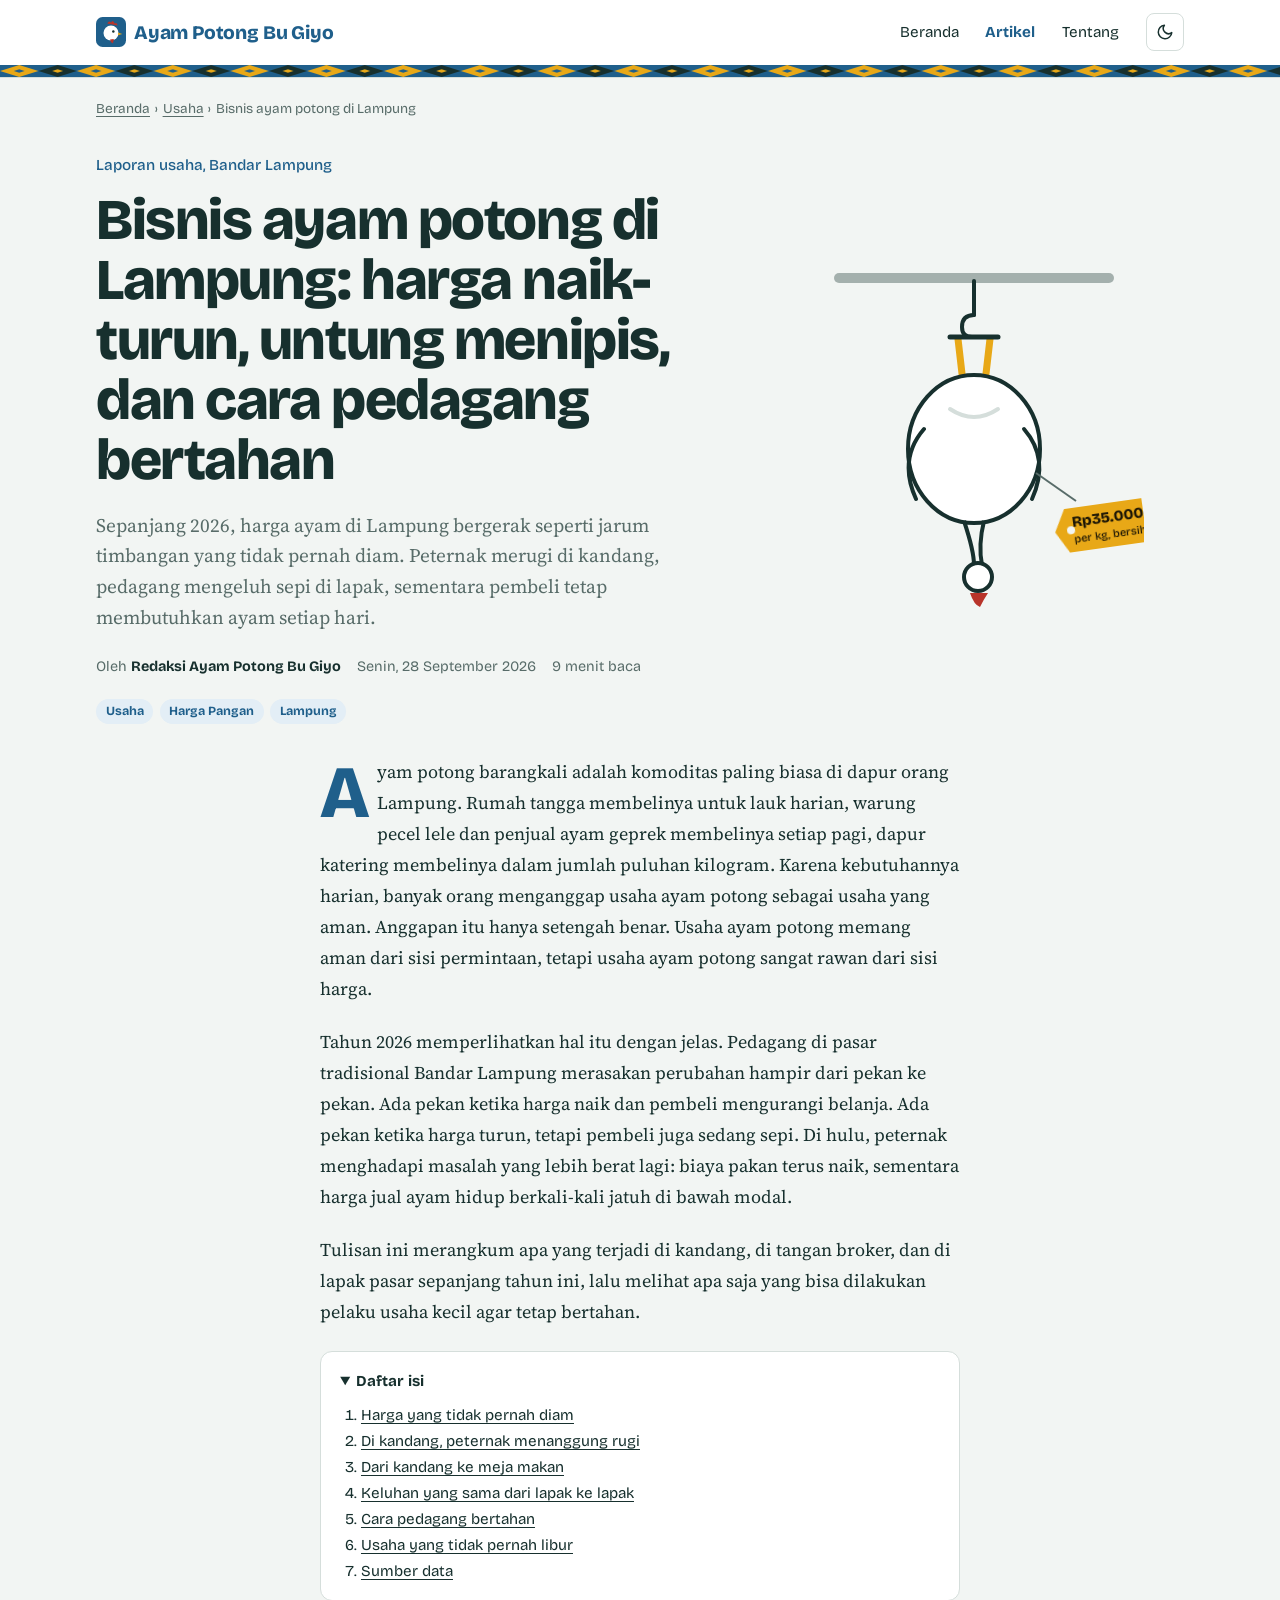
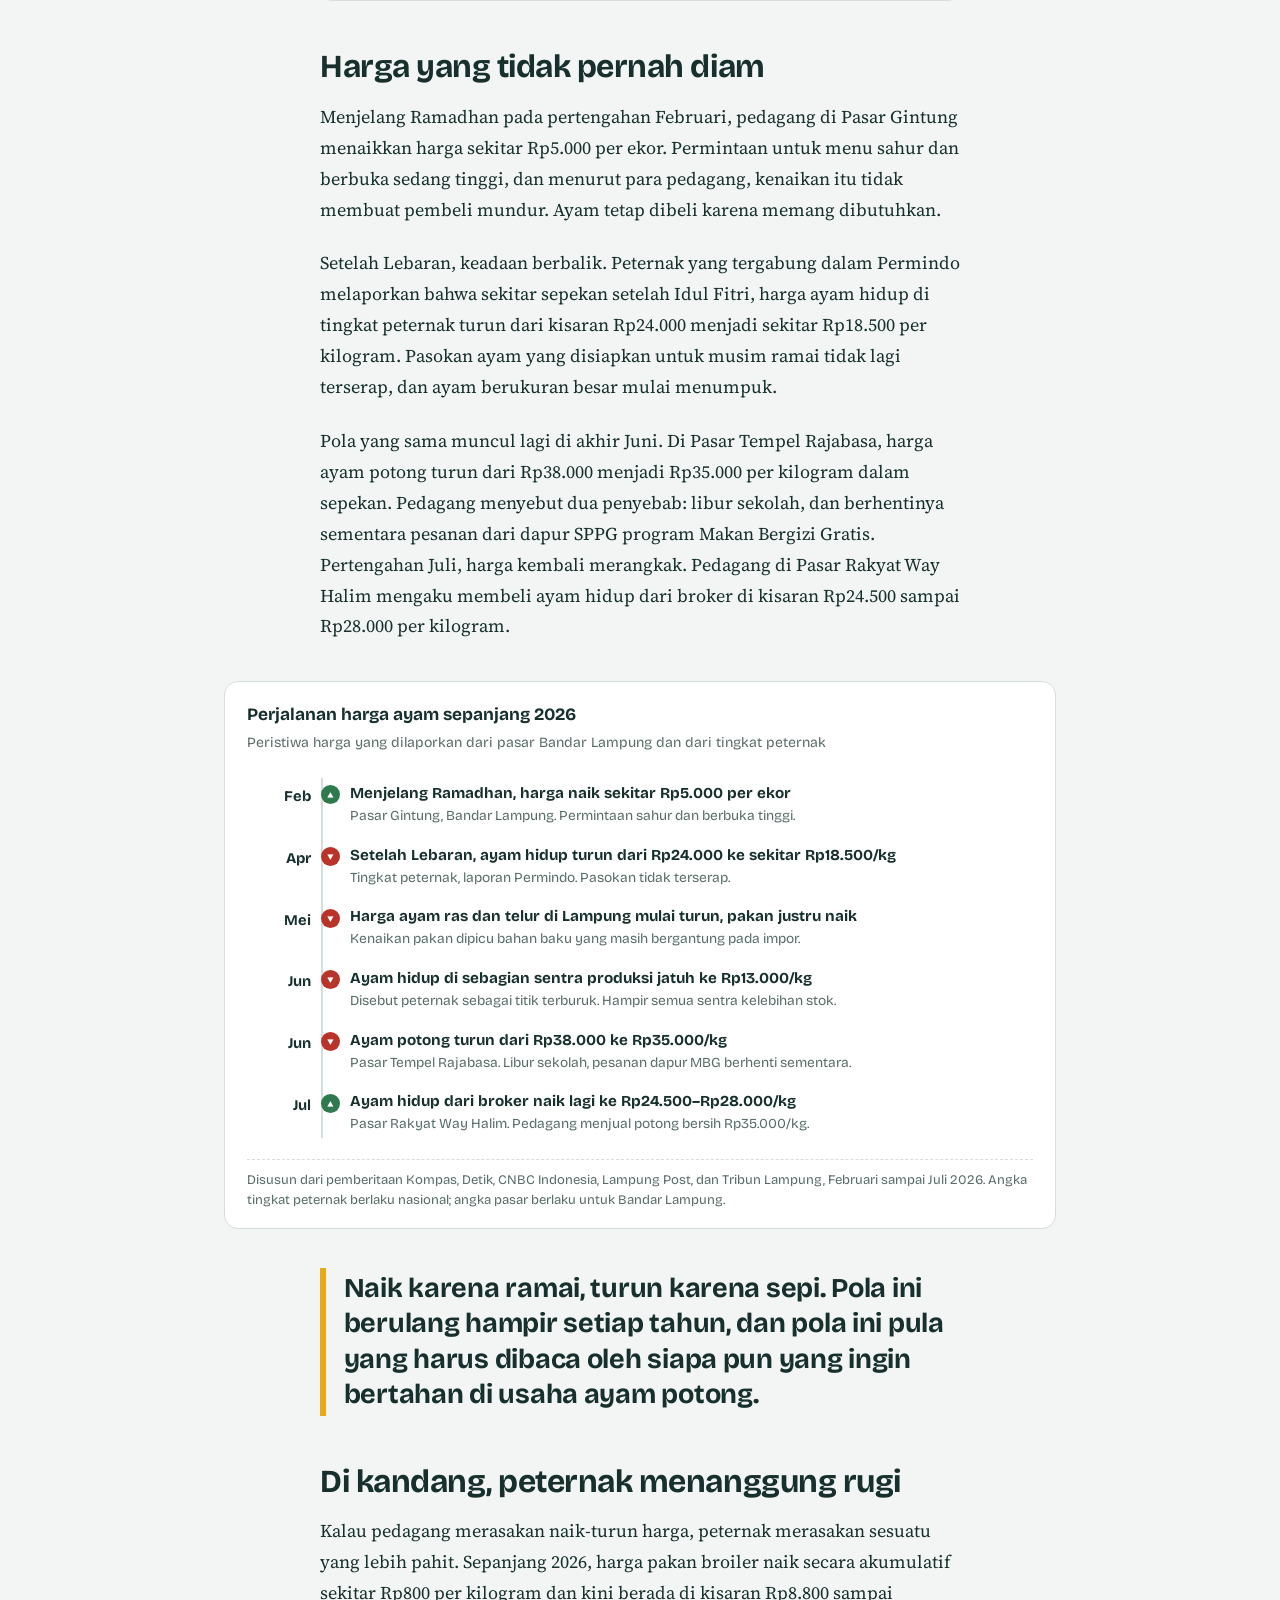
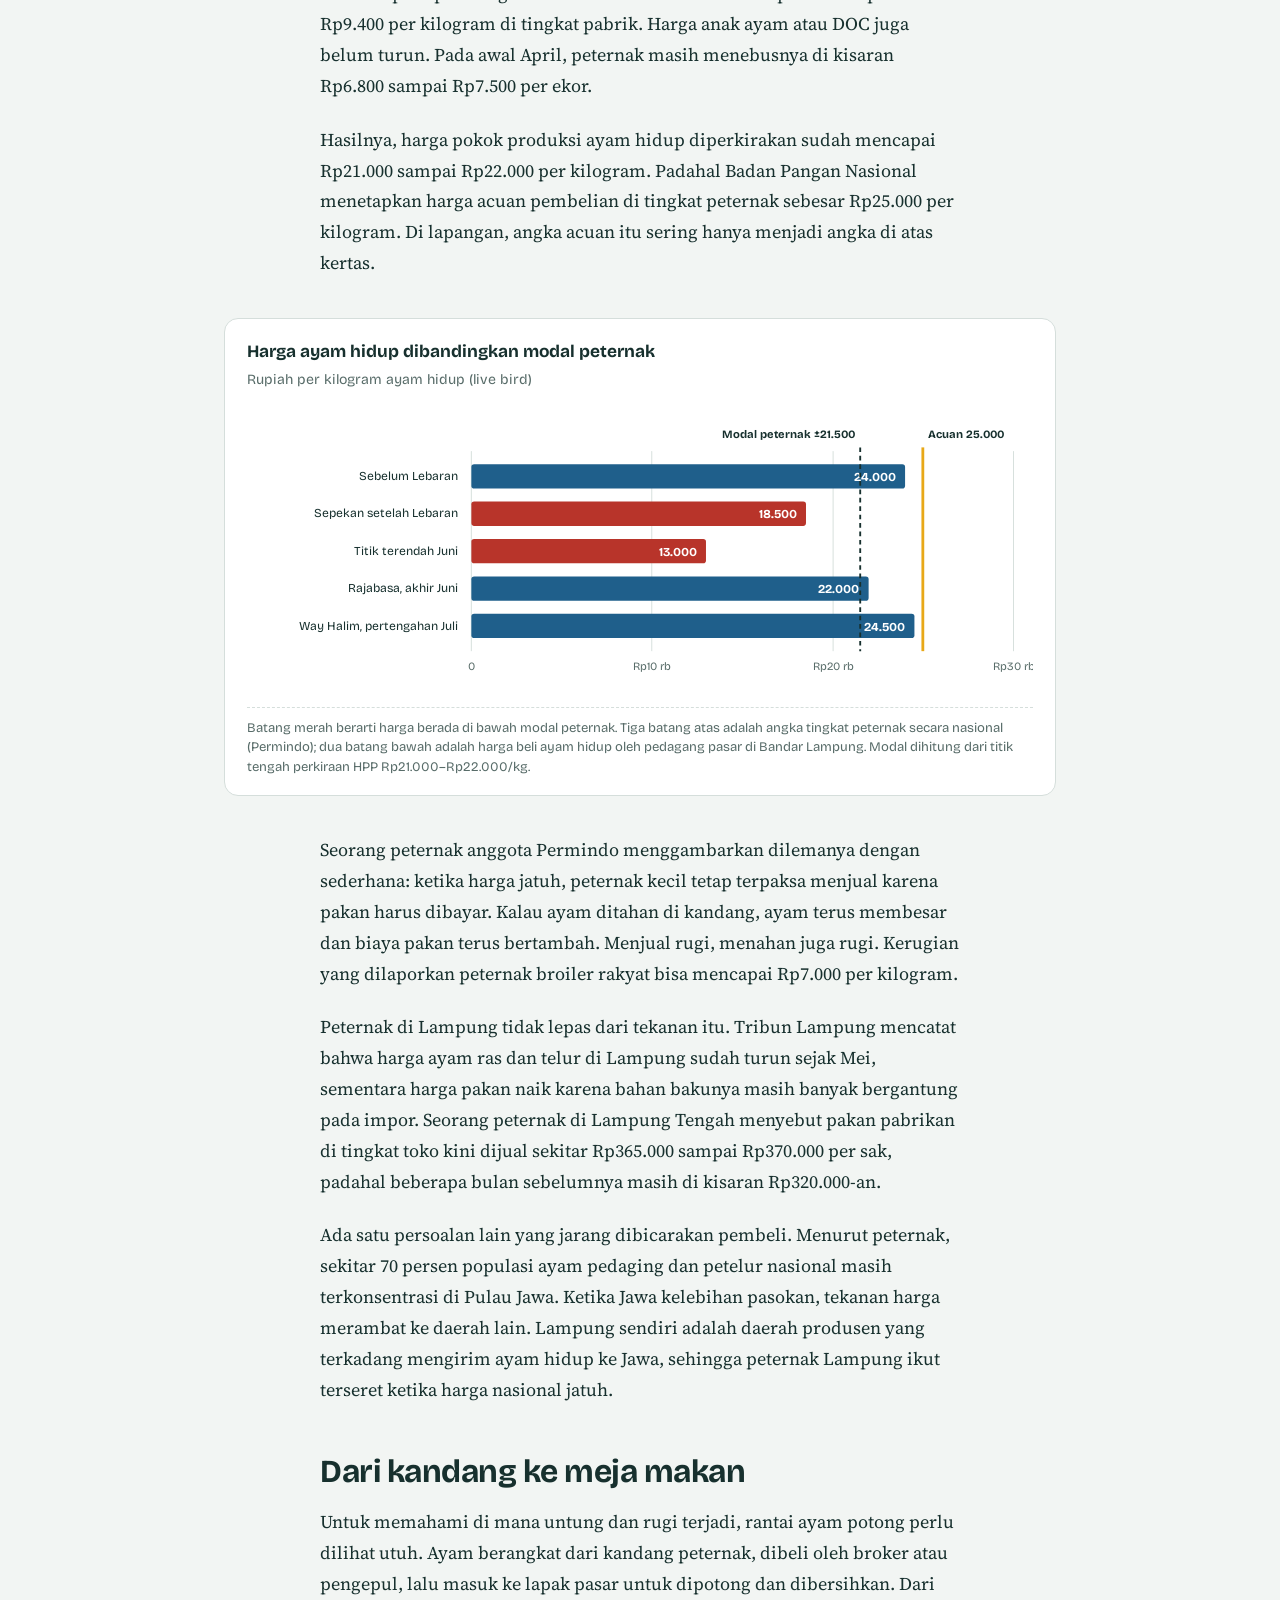
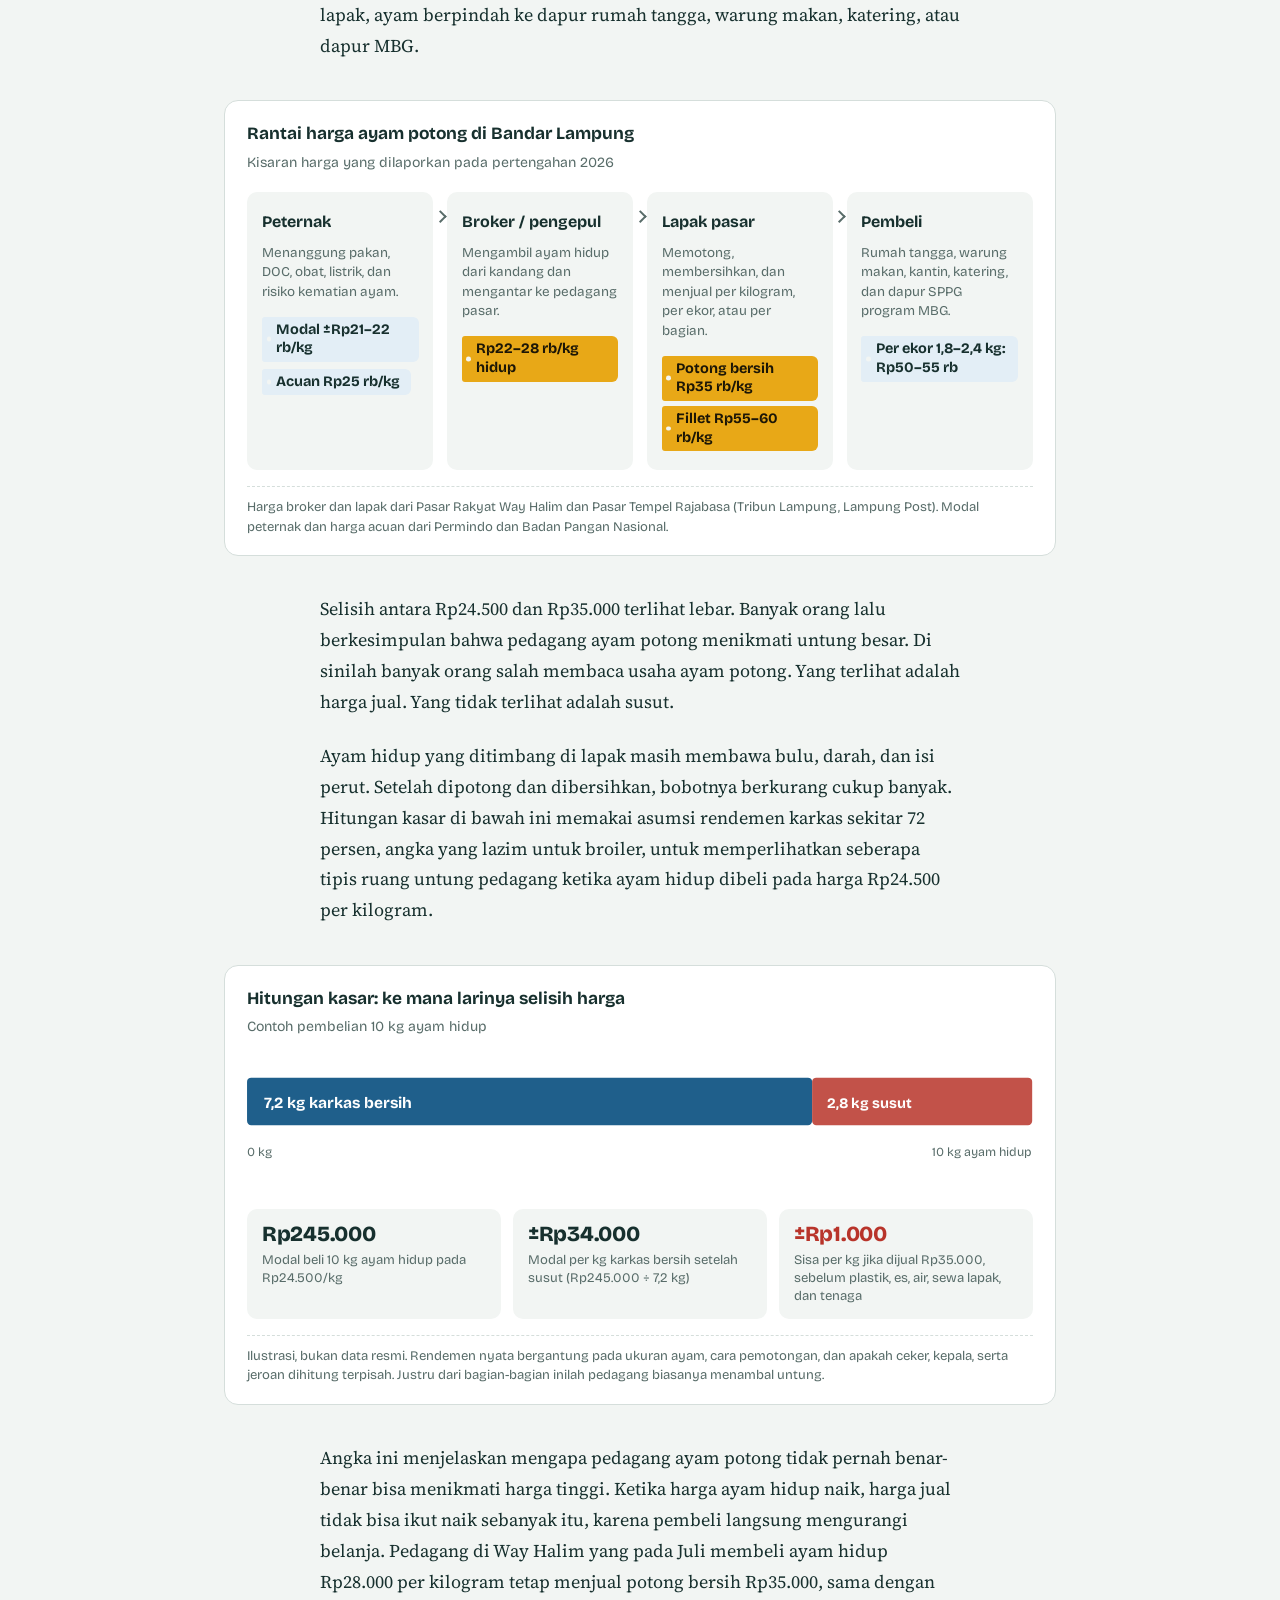
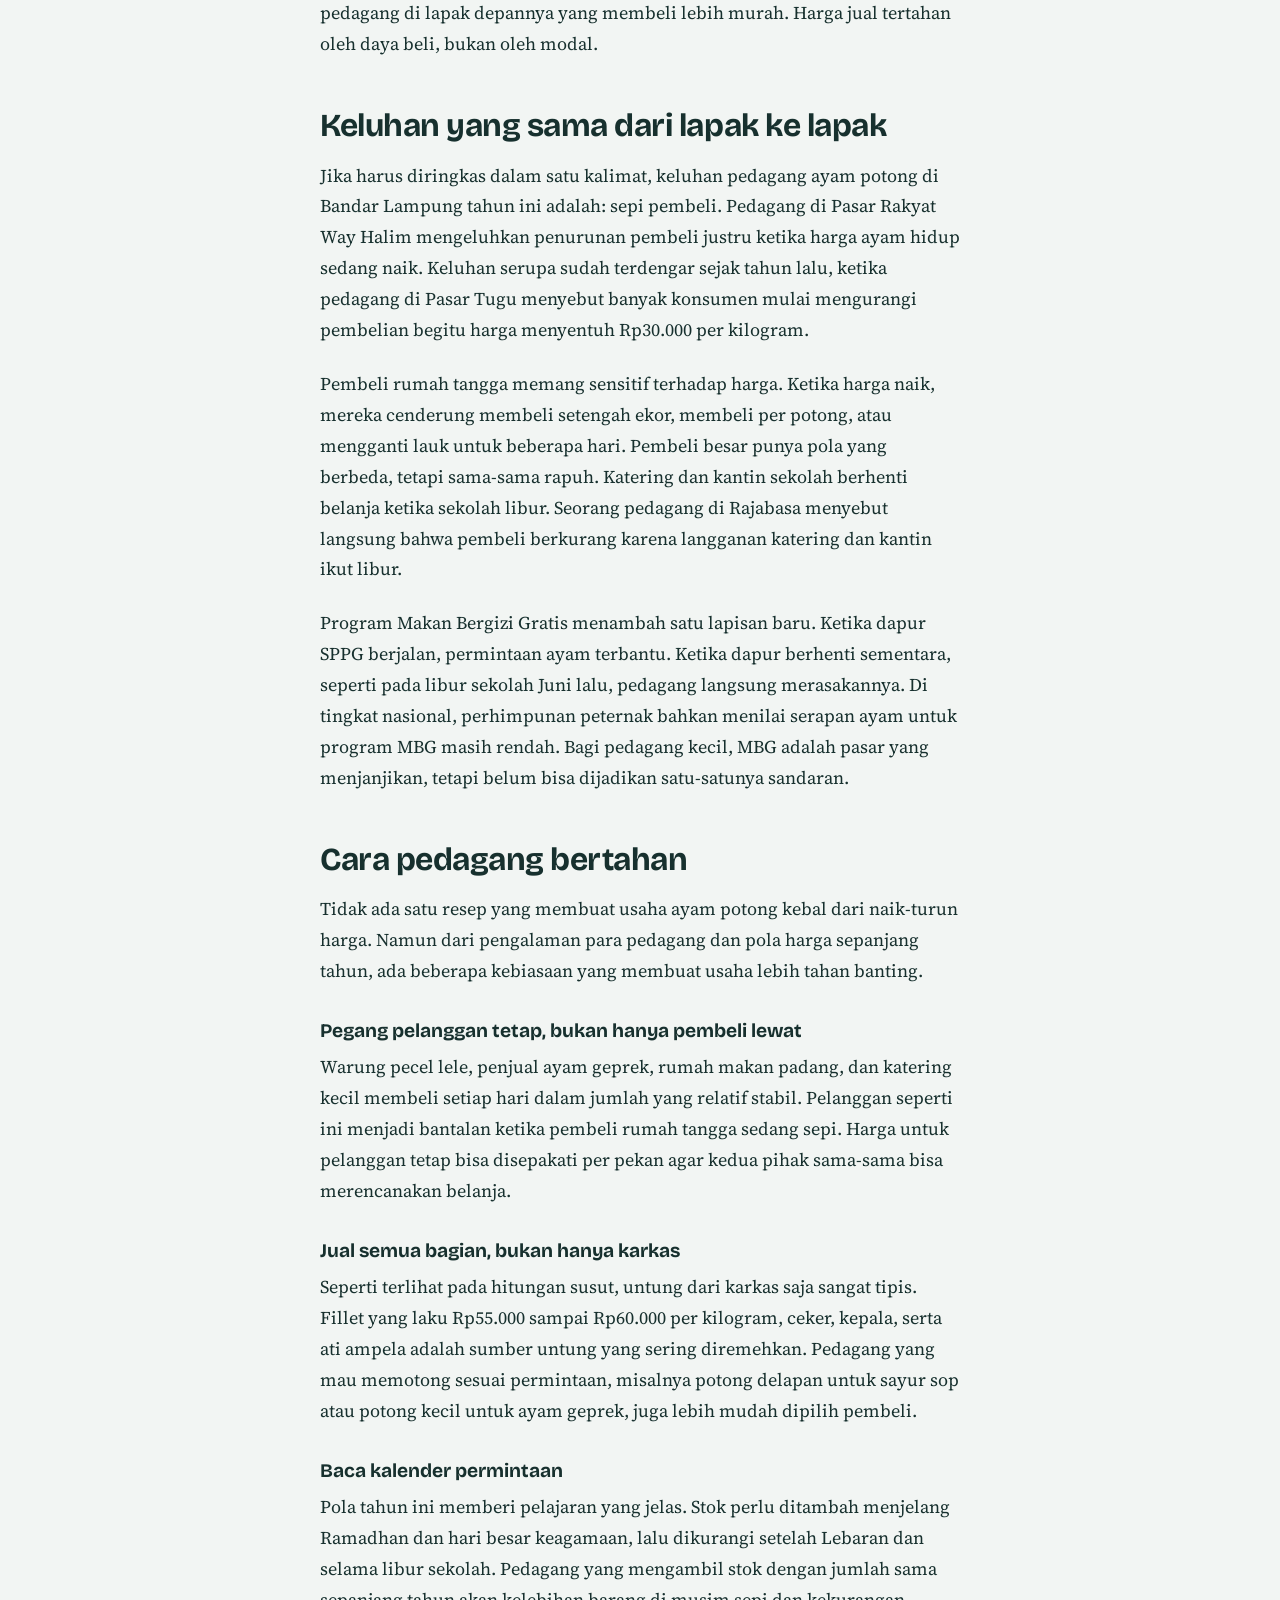
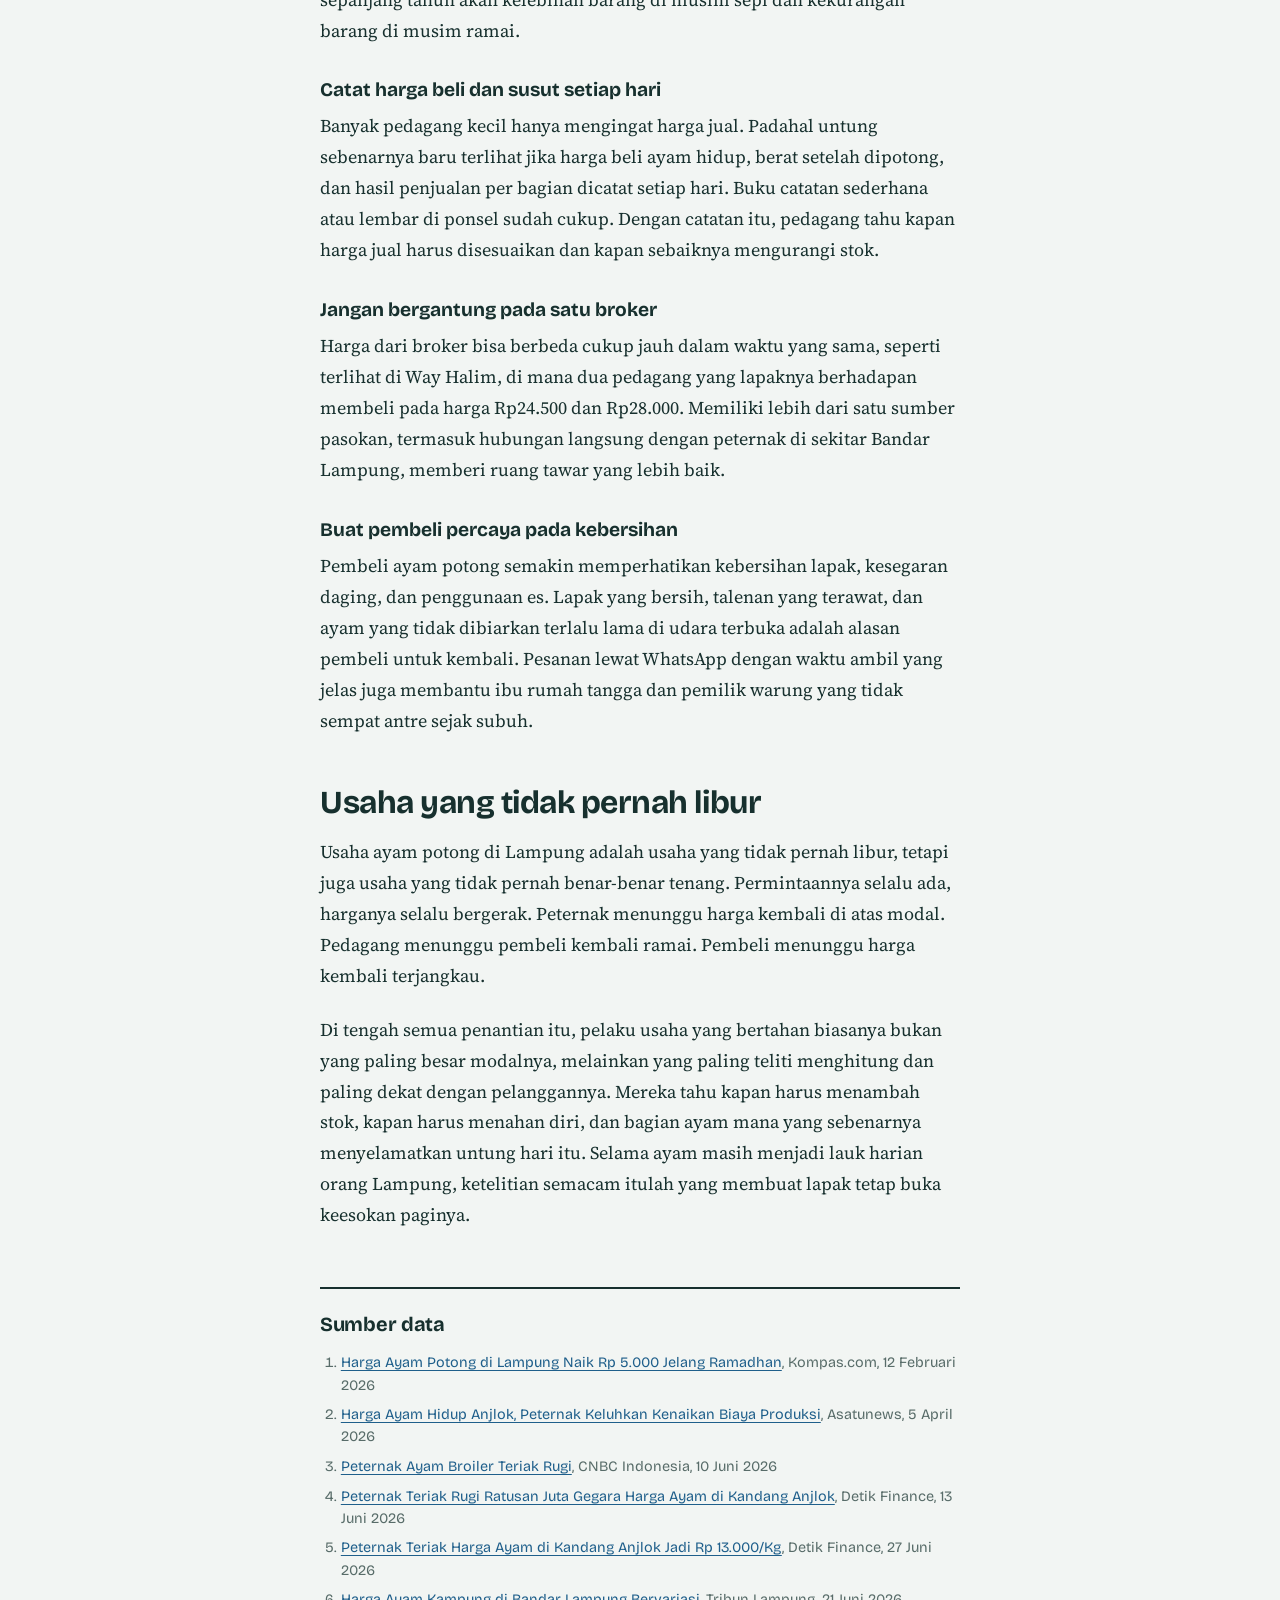
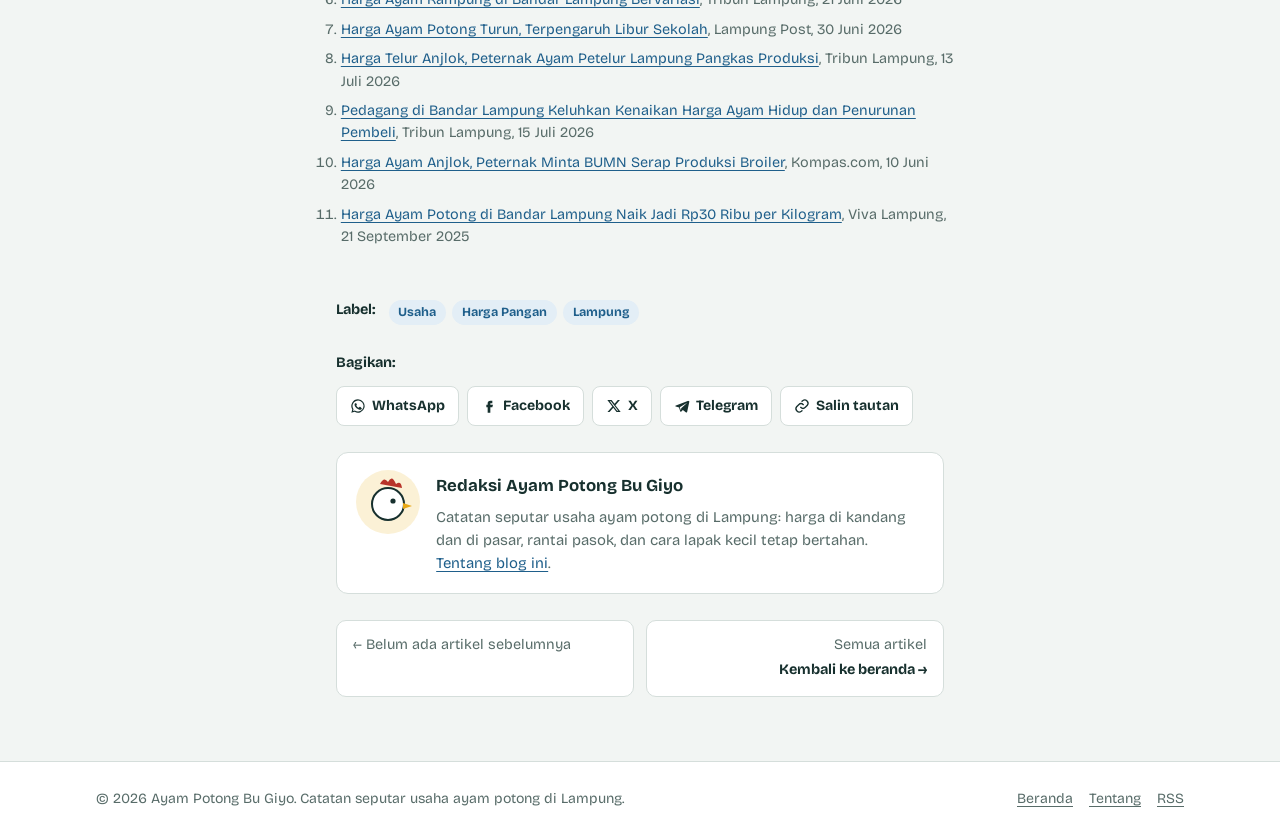
<file: artikel/bisnis-ayam-potong-lampung-2026.html>
<!DOCTYPE html>
<html lang="id">
<head>
<meta charset="utf-8">
<meta name="viewport" content="width=device-width, initial-scale=1, viewport-fit=cover">
<title>Bisnis Ayam Potong di Lampung: Harga Naik-Turun, Untung Menipis, dan Cara Pedagang Bertahan | Ayam Potong Bu Giyo</title>
<meta name="description" content="Laporan tentang kondisi usaha ayam potong di Lampung sepanjang 2026: harga yang naik-turun, peternak yang merugi, keluhan pedagang pasar, dan cara bertahan.">
<link rel="canonical" href="https://aqzalfauzan.github.io/ayampotong.bugiyo.github/artikel/bisnis-ayam-potong-lampung-2026.html">
<meta property="og:site_name" content="Ayam Potong Bu Giyo">
<meta property="og:locale" content="id_ID">
<meta property="og:type" content="article">
<meta property="og:title" content="Bisnis Ayam Potong di Lampung: Harga Naik-Turun, Untung Menipis, dan Cara Pedagang Bertahan | Ayam Potong Bu Giyo">
<meta property="og:description" content="Laporan tentang kondisi usaha ayam potong di Lampung sepanjang 2026: harga yang naik-turun, peternak yang merugi, keluhan pedagang pasar, dan cara bertahan.">
<meta property="og:url" content="https://aqzalfauzan.github.io/ayampotong.bugiyo.github/artikel/bisnis-ayam-potong-lampung-2026.html">
<meta property="og:image" content="https://aqzalfauzan.github.io/ayampotong.bugiyo.github/assets/img/cover-bisnis-ayam-potong-lampung.png">
<meta property="og:image:width" content="1200">
<meta property="og:image:height" content="630">
<meta name="twitter:card" content="summary_large_image">
<meta name="theme-color" content="#1F5F8B">
<link rel="icon" href="../assets/img/favicon.svg" type="image/svg+xml">
<link rel="alternate" type="application/rss+xml" title="Ayam Potong Bu Giyo" href="../feed.xml">
<link rel="preconnect" href="https://fonts.googleapis.com">
<link rel="preconnect" href="https://fonts.gstatic.com" crossorigin>
<link href="https://fonts.googleapis.com/css2?family=Bricolage+Grotesque:opsz,wght@12..96,500;12..96,700;12..96,800&family=Source+Serif+4:ital,opsz,wght@0,8..60,400;0,8..60,600;1,8..60,400&display=swap" rel="stylesheet">
<link rel="stylesheet" href="../assets/css/blog.css">
<script>try{var t=localStorage.getItem('apbg-theme');if(t==='light'||t==='dark')document.documentElement.setAttribute('data-theme',t)}catch(e){}</script>
<script type="application/ld+json">
{"@context":"https://schema.org","@type":"BlogPosting","headline":"Bisnis Ayam Potong di Lampung: Harga Naik-Turun, Untung Menipis, dan Cara Pedagang Bertahan","description":"Laporan tentang kondisi usaha ayam potong di Lampung sepanjang 2026: harga yang naik-turun, peternak yang merugi, keluhan pedagang pasar, dan cara bertahan.","datePublished":"2026-09-28","dateModified":"2026-09-28","inLanguage":"id-ID","image":"https://aqzalfauzan.github.io/ayampotong.bugiyo.github/assets/img/cover-bisnis-ayam-potong-lampung.png","mainEntityOfPage":"https://aqzalfauzan.github.io/ayampotong.bugiyo.github/artikel/bisnis-ayam-potong-lampung-2026.html","author":{"@type":"Organization","name":"Redaksi Ayam Potong Bu Giyo"},"publisher":{"@type":"Organization","name":"Ayam Potong Bu Giyo"},"keywords":"Usaha, Harga Pangan, Lampung"}
</script>
<meta property="article:published_time" content="2026-09-28">
</head>
<body>
<a class="skip" href="#isi">Langsung ke isi</a>
<header class="mast">
  <div class="mast-inner">
    <a class="brand" href="../"><svg class="brand-mark" viewBox="0 0 64 64" aria-hidden="true"><rect width="64" height="64" rx="14" fill="var(--tarp)"/><path d="M24 14q4-8 8-2q4-8 8 2q5-4 6 4" fill="var(--comb)"/><circle cx="32" cy="34" r="16" fill="#fff"/><circle cx="37" cy="31" r="2.6" fill="#17302E"/><path d="M47 33l9 3-9 3z" fill="var(--yolk)"/><path d="M30 48q2 8 6 8q2-6 2-9" fill="var(--comb)"/></svg><span class="brand-text">Ayam Potong <span>Bu Giyo</span></span></a>
    <nav class="nav" id="site-nav" aria-label="Menu utama">
      <a href="../">Beranda</a>
      <a href="../index.html#artikel" aria-current="page">Artikel</a>
      <a href="../tentang.html">Tentang</a>
    </nav>
    <button class="icon-btn" type="button" data-theme-toggle aria-label="Ganti tema"><svg viewBox="0 0 24 24" fill="none" stroke="currentColor" stroke-width="2" stroke-linecap="round" stroke-linejoin="round" aria-hidden="true"><path d="M21 12.8A9 9 0 1 1 11.2 3a7 7 0 0 0 9.8 9.8z"/></svg></button>
    <button class="icon-btn menu-btn" type="button" data-menu-toggle aria-controls="site-nav" aria-expanded="false" aria-label="Buka menu"><svg viewBox="0 0 24 24" fill="none" stroke="currentColor" stroke-width="2" stroke-linecap="round" aria-hidden="true"><path d="M4 7h16M4 12h16M4 17h16"/></svg></button>
  </div>
  <svg class="tapis" viewBox="0 0 400 12" preserveAspectRatio="none" aria-hidden="true">
    <defs>
      <pattern id="tp" width="24" height="12" patternUnits="userSpaceOnUse">
        <rect width="24" height="12" fill="var(--tarp)"/>
        <path d="M0 6 L6 0 L12 6 L6 12 Z" fill="var(--yolk)"/>
        <path d="M12 6 L18 0 L24 6 L18 12 Z" fill="var(--ink)"/>
        <path d="M4.3 6 L6 4.3 L7.7 6 L6 7.7 Z" fill="var(--tarp)"/>
        <path d="M16.3 6 L18 4.3 L19.7 6 L18 7.7 Z" fill="var(--yolk)"/>
      </pattern>
    </defs>
    <rect width="400" height="12" fill="url(#tp)"/>
  </svg>
</header>

<nav class="crumbs" aria-label="Breadcrumb"><ol><li><a href="../">Beranda</a></li><li><a href="../index.html?label=Usaha">Usaha</a></li><li aria-current="page">Bisnis ayam potong di Lampung</li></ol></nav>

<main id="isi">
<section class="hero">
  <div>
    <p class="kicker">Laporan usaha, Bandar Lampung</p>
    <h1 id="judul">Bisnis ayam potong di Lampung: harga naik-turun, untung menipis, dan cara pedagang bertahan</h1>
    <p class="dek">Sepanjang 2026, harga ayam di Lampung bergerak seperti jarum timbangan yang tidak pernah diam. Peternak merugi di kandang, pedagang mengeluh sepi di lapak, sementara pembeli tetap membutuhkan ayam setiap hari.</p>
    <p class="byline"><span>Oleh <b>Redaksi Ayam Potong Bu Giyo</b></span><span><time datetime="2026-09-28">Senin, 28 September 2026</time></span><span>9 menit baca</span></p>
    <ul class="labels" aria-label="Label"><li><a class="label" href="../index.html?label=Usaha">Usaha</a></li><li><a class="label" href="../index.html?label=Harga+Pangan">Harga Pangan</a></li><li><a class="label" href="../index.html?label=Lampung">Lampung</a></li></ul>
  </div>
  <svg class="hero-art" viewBox="0 0 340 360" role="img" aria-label="Ilustrasi ayam potong digantung di timbangan pasar dengan label harga Rp35.000 per kilogram">
    <rect x="30" y="14" width="280" height="10" rx="5" fill="var(--muted)" opacity=".5"/>
    <g class="swing">
      <path d="M170 22 v34" stroke="var(--ink)" stroke-width="4" stroke-linecap="round"/>
      <path d="M170 56 q-12 0 -12 12 q0 10 10 10" fill="none" stroke="var(--ink)" stroke-width="4" stroke-linecap="round"/>
      <!-- legs -->
      <path d="M154 80 l6 52 M186 80 l-6 52" stroke="var(--yolk)" stroke-width="7" stroke-linecap="round"/>
      <path d="M146 78 h48" stroke="var(--ink)" stroke-width="5" stroke-linecap="round"/>
      <!-- body -->
      <ellipse cx="170" cy="190" rx="66" ry="74" fill="var(--paper)" stroke="var(--ink)" stroke-width="4"/>
      <path d="M120 170 q-26 30 -8 70" fill="none" stroke="var(--ink)" stroke-width="4" stroke-linecap="round"/>
      <path d="M220 170 q26 30 8 70" fill="none" stroke="var(--ink)" stroke-width="4" stroke-linecap="round"/>
      <path d="M146 150 q24 16 48 0" fill="none" stroke="var(--line)" stroke-width="4" stroke-linecap="round"/>
      <!-- neck & head -->
      <path d="M160 262 q10 30 10 44" fill="none" stroke="var(--ink)" stroke-width="4"/>
      <path d="M180 262 q-6 24 -2 44" fill="none" stroke="var(--ink)" stroke-width="4"/>
      <circle cx="174" cy="318" r="14" fill="var(--paper)" stroke="var(--ink)" stroke-width="4"/>
      <path d="M166 334 q4 12 10 14 q4 -8 8 -14" fill="var(--comb)"/>
      <!-- tag -->
      <path d="M232 214 l40 28" stroke="var(--muted)" stroke-width="2"/>
      <g transform="rotate(-8 290 262)">
        <path d="M262 246 h78 v44 h-78 l-12 -22 z" fill="var(--yolk)"/>
        <circle cx="266" cy="268" r="4" fill="var(--bg)"/>
        <text x="304" y="265" text-anchor="middle" font-family="Bricolage Grotesque, sans-serif" font-weight="800" font-size="15" fill="#1C1606">Rp35.000</text>
        <text x="304" y="281" text-anchor="middle" font-family="Bricolage Grotesque, sans-serif" font-weight="500" font-size="11" fill="#1C1606">per kg, bersih</text>
      </g>
    </g>
  </svg>
</section>

<article class="post" aria-labelledby="judul">
  <div class="col">
    <p class="lead">Ayam potong barangkali adalah komoditas paling biasa di dapur orang Lampung. Rumah tangga membelinya untuk lauk harian, warung pecel lele dan penjual ayam geprek membelinya setiap pagi, dapur katering membelinya dalam jumlah puluhan kilogram. Karena kebutuhannya harian, banyak orang menganggap usaha ayam potong sebagai usaha yang aman. Anggapan itu hanya setengah benar. Usaha ayam potong memang aman dari sisi permintaan, tetapi usaha ayam potong sangat rawan dari sisi harga.</p>

    <p>Tahun 2026 memperlihatkan hal itu dengan jelas. Pedagang di pasar tradisional Bandar Lampung merasakan perubahan hampir dari pekan ke pekan. Ada pekan ketika harga naik dan pembeli mengurangi belanja. Ada pekan ketika harga turun, tetapi pembeli juga sedang sepi. Di hulu, peternak menghadapi masalah yang lebih berat lagi: biaya pakan terus naik, sementara harga jual ayam hidup berkali-kali jatuh di bawah modal.</p>

    <p>Tulisan ini merangkum apa yang terjadi di kandang, di tangan broker, dan di lapak pasar sepanjang tahun ini, lalu melihat apa saja yang bisa dilakukan pelaku usaha kecil agar tetap bertahan.</p>

    <details class="toc" open>
      <summary>Daftar isi</summary>
      <ol>
          <li><a href="#harga-yang-tidak-pernah-diam">Harga yang tidak pernah diam</a></li>
          <li><a href="#di-kandang-peternak-menanggung-rugi">Di kandang, peternak menanggung rugi</a></li>
          <li><a href="#dari-kandang-ke-meja-makan">Dari kandang ke meja makan</a></li>
          <li><a href="#keluhan-yang-sama-dari-lapak-ke-lapak">Keluhan yang sama dari lapak ke lapak</a></li>
          <li><a href="#cara-pedagang-bertahan">Cara pedagang bertahan</a></li>
          <li><a href="#usaha-yang-tidak-pernah-libur">Usaha yang tidak pernah libur</a></li>
          <li><a href="#sumber-data">Sumber data</a></li>
      </ol>
    </details>


    <h2 id="harga-yang-tidak-pernah-diam">Harga yang tidak pernah diam</h2>

    <p>Menjelang Ramadhan pada pertengahan Februari, pedagang di Pasar Gintung menaikkan harga sekitar Rp5.000 per ekor. Permintaan untuk menu sahur dan berbuka sedang tinggi, dan menurut para pedagang, kenaikan itu tidak membuat pembeli mundur. Ayam tetap dibeli karena memang dibutuhkan.</p>

    <p>Setelah Lebaran, keadaan berbalik. Peternak yang tergabung dalam Permindo melaporkan bahwa sekitar sepekan setelah Idul Fitri, harga ayam hidup di tingkat peternak turun dari kisaran Rp24.000 menjadi sekitar Rp18.500 per kilogram. Pasokan ayam yang disiapkan untuk musim ramai tidak lagi terserap, dan ayam berukuran besar mulai menumpuk.</p>

    <p>Pola yang sama muncul lagi di akhir Juni. Di Pasar Tempel Rajabasa, harga ayam potong turun dari Rp38.000 menjadi Rp35.000 per kilogram dalam sepekan. Pedagang menyebut dua penyebab: libur sekolah, dan berhentinya sementara pesanan dari dapur SPPG program Makan Bergizi Gratis. Pertengahan Juli, harga kembali merangkak. Pedagang di Pasar Rakyat Way Halim mengaku membeli ayam hidup dari broker di kisaran Rp24.500 sampai Rp28.000 per kilogram.</p>
  </div>

  <figure>
    <h4>Perjalanan harga ayam sepanjang 2026</h4>
    <p class="sub">Peristiwa harga yang dilaporkan dari pasar Bandar Lampung dan dari tingkat peternak</p>
    <ol class="tl">
      <li class="up"><span class="m">Feb</span><span class="dot" aria-hidden="true">▲</span><span class="t"><b>Menjelang Ramadhan, harga naik sekitar Rp5.000 per ekor</b><span>Pasar Gintung, Bandar Lampung. Permintaan sahur dan berbuka tinggi.</span></span></li>
      <li class="down"><span class="m">Apr</span><span class="dot" aria-hidden="true">▼</span><span class="t"><b>Setelah Lebaran, ayam hidup turun dari Rp24.000 ke sekitar Rp18.500/kg</b><span>Tingkat peternak, laporan Permindo. Pasokan tidak terserap.</span></span></li>
      <li class="down"><span class="m">Mei</span><span class="dot" aria-hidden="true">▼</span><span class="t"><b>Harga ayam ras dan telur di Lampung mulai turun, pakan justru naik</b><span>Kenaikan pakan dipicu bahan baku yang masih bergantung pada impor.</span></span></li>
      <li class="down"><span class="m">Jun</span><span class="dot" aria-hidden="true">▼</span><span class="t"><b>Ayam hidup di sebagian sentra produksi jatuh ke Rp13.000/kg</b><span>Disebut peternak sebagai titik terburuk. Hampir semua sentra kelebihan stok.</span></span></li>
      <li class="down"><span class="m">Jun</span><span class="dot" aria-hidden="true">▼</span><span class="t"><b>Ayam potong turun dari Rp38.000 ke Rp35.000/kg</b><span>Pasar Tempel Rajabasa. Libur sekolah, pesanan dapur MBG berhenti sementara.</span></span></li>
      <li class="up"><span class="m">Jul</span><span class="dot" aria-hidden="true">▲</span><span class="t"><b>Ayam hidup dari broker naik lagi ke Rp24.500–Rp28.000/kg</b><span>Pasar Rakyat Way Halim. Pedagang menjual potong bersih Rp35.000/kg.</span></span></li>
    </ol>
    <figcaption>Disusun dari pemberitaan Kompas, Detik, CNBC Indonesia, Lampung Post, dan Tribun Lampung, Februari sampai Juli 2026. Angka tingkat peternak berlaku nasional; angka pasar berlaku untuk Bandar Lampung.</figcaption>
  </figure>

  <div class="col">
    <p class="pull">Naik karena ramai, turun karena sepi. Pola ini berulang hampir setiap tahun, dan pola ini pula yang harus dibaca oleh siapa pun yang ingin bertahan di usaha ayam potong.</p>

    <h2 id="di-kandang-peternak-menanggung-rugi">Di kandang, peternak menanggung rugi</h2>

    <p>Kalau pedagang merasakan naik-turun harga, peternak merasakan sesuatu yang lebih pahit. Sepanjang 2026, harga pakan broiler naik secara akumulatif sekitar Rp800 per kilogram dan kini berada di kisaran Rp8.800 sampai Rp9.400 per kilogram di tingkat pabrik. Harga anak ayam atau DOC juga belum turun. Pada awal April, peternak masih menebusnya di kisaran Rp6.800 sampai Rp7.500 per ekor.</p>

    <p>Hasilnya, harga pokok produksi ayam hidup diperkirakan sudah mencapai Rp21.000 sampai Rp22.000 per kilogram. Padahal Badan Pangan Nasional menetapkan harga acuan pembelian di tingkat peternak sebesar Rp25.000 per kilogram. Di lapangan, angka acuan itu sering hanya menjadi angka di atas kertas.</p>
  </div>

  <figure>
    <h4>Harga ayam hidup dibandingkan modal peternak</h4>
    <p class="sub">Rupiah per kilogram ayam hidup (live bird)</p>
    <div class="scroll">
      <svg class="chart" viewBox="0 0 840 300" role="img" aria-label="Diagram batang harga ayam hidup 2026. Sebelum Lebaran 24.000, sepekan setelah Lebaran 18.500, titik terendah Juni 13.000, Pasar Tempel Rajabasa akhir Juni 22.000, Pasar Way Halim pertengahan Juli 24.500. Modal peternak sekitar 21.500, harga acuan 25.000.">
        <!-- grid -->
        <g stroke="var(--line)" stroke-width="1">
          <line x1="240" y1="44" x2="240" y2="258"/>
          <line x1="433" y1="44" x2="433" y2="258"/>
          <line x1="627" y1="44" x2="627" y2="258"/>
          <line x1="820" y1="44" x2="820" y2="258"/>
        </g>
        <g font-size="12" fill="var(--muted)" text-anchor="middle">
          <text x="240" y="278">0</text>
          <text x="433" y="278">Rp10 rb</text>
          <text x="627" y="278">Rp20 rb</text>
          <text x="820" y="278">Rp30 rb</text>
        </g>
        <!-- bars -->
        <g font-size="13" fill="var(--ink)" text-anchor="end">
          <text x="226" y="75">Sebelum Lebaran</text>
          <text x="226" y="115">Sepekan setelah Lebaran</text>
          <text x="226" y="155">Titik terendah Juni</text>
          <text x="226" y="195">Rajabasa, akhir Juni</text>
          <text x="226" y="235">Way Halim, pertengahan Juli</text>
        </g>
        <rect x="240" y="58" width="464" height="26" rx="3" fill="var(--tarp)"/>
        <rect x="240" y="98" width="358" height="26" rx="3" fill="var(--comb)"/>
        <rect x="240" y="138" width="251" height="26" rx="3" fill="var(--comb)"/>
        <rect x="240" y="178" width="425" height="26" rx="3" fill="var(--tarp)"/>
        <rect x="240" y="218" width="474" height="26" rx="3" fill="var(--tarp)"/>
        <g font-size="13" font-weight="700" fill="var(--on-accent)" text-anchor="end">
          <text x="694" y="76">24.000</text>
          <text x="588" y="116">18.500</text>
          <text x="481" y="156">13.000</text>
          <text x="655" y="196">22.000</text>
          <text x="704" y="236">24.500</text>
        </g>
        <!-- reference lines -->
        <line x1="656" y1="40" x2="656" y2="258" stroke="var(--ink)" stroke-width="2" stroke-dasharray="5 4"/>
        <line x1="723" y1="40" x2="723" y2="258" stroke="var(--yolk)" stroke-width="3"/>
        <text x="650" y="30" font-size="12" font-weight="700" fill="var(--ink)" text-anchor="end">Modal peternak ±21.500</text>
        <text x="729" y="30" font-size="12" font-weight="700" fill="var(--ink)">Acuan 25.000</text>
      </svg>
    </div>
    <figcaption>Batang merah berarti harga berada di bawah modal peternak. Tiga batang atas adalah angka tingkat peternak secara nasional (Permindo); dua batang bawah adalah harga beli ayam hidup oleh pedagang pasar di Bandar Lampung. Modal dihitung dari titik tengah perkiraan HPP Rp21.000–Rp22.000/kg.</figcaption>
  </figure>

  <div class="col">
    <p>Seorang peternak anggota Permindo menggambarkan dilemanya dengan sederhana: ketika harga jatuh, peternak kecil tetap terpaksa menjual karena pakan harus dibayar. Kalau ayam ditahan di kandang, ayam terus membesar dan biaya pakan terus bertambah. Menjual rugi, menahan juga rugi. Kerugian yang dilaporkan peternak broiler rakyat bisa mencapai Rp7.000 per kilogram.</p>

    <p>Peternak di Lampung tidak lepas dari tekanan itu. Tribun Lampung mencatat bahwa harga ayam ras dan telur di Lampung sudah turun sejak Mei, sementara harga pakan naik karena bahan bakunya masih banyak bergantung pada impor. Seorang peternak di Lampung Tengah menyebut pakan pabrikan di tingkat toko kini dijual sekitar Rp365.000 sampai Rp370.000 per sak, padahal beberapa bulan sebelumnya masih di kisaran Rp320.000-an.</p>

    <p>Ada satu persoalan lain yang jarang dibicarakan pembeli. Menurut peternak, sekitar 70 persen populasi ayam pedaging dan petelur nasional masih terkonsentrasi di Pulau Jawa. Ketika Jawa kelebihan pasokan, tekanan harga merambat ke daerah lain. Lampung sendiri adalah daerah produsen yang terkadang mengirim ayam hidup ke Jawa, sehingga peternak Lampung ikut terseret ketika harga nasional jatuh.</p>

    <h2 id="dari-kandang-ke-meja-makan">Dari kandang ke meja makan</h2>

    <p>Untuk memahami di mana untung dan rugi terjadi, rantai ayam potong perlu dilihat utuh. Ayam berangkat dari kandang peternak, dibeli oleh broker atau pengepul, lalu masuk ke lapak pasar untuk dipotong dan dibersihkan. Dari lapak, ayam berpindah ke dapur rumah tangga, warung makan, katering, atau dapur MBG.</p>
  </div>

  <figure>
    <h4>Rantai harga ayam potong di Bandar Lampung</h4>
    <p class="sub">Kisaran harga yang dilaporkan pada pertengahan 2026</p>
    <div class="chain">
      <div class="step">
        <p class="who">Peternak</p>
        <p class="what">Menanggung pakan, DOC, obat, listrik, dan risiko kematian ayam.</p>
        <span class="tag alt">Modal ±Rp21–22 rb/kg</span>
        <span class="tag alt">Acuan Rp25 rb/kg</span>
      </div>
      <div class="step">
        <p class="who">Broker / pengepul</p>
        <p class="what">Mengambil ayam hidup dari kandang dan mengantar ke pedagang pasar.</p>
        <span class="tag">Rp22–28 rb/kg hidup</span>
      </div>
      <div class="step">
        <p class="who">Lapak pasar</p>
        <p class="what">Memotong, membersihkan, dan menjual per kilogram, per ekor, atau per bagian.</p>
        <span class="tag">Potong bersih Rp35 rb/kg</span>
        <span class="tag">Fillet Rp55–60 rb/kg</span>
      </div>
      <div class="step">
        <p class="who">Pembeli</p>
        <p class="what">Rumah tangga, warung makan, kantin, katering, dan dapur SPPG program MBG.</p>
        <span class="tag alt">Per ekor 1,8–2,4 kg: Rp50–55 rb</span>
      </div>
    </div>
    <figcaption>Harga broker dan lapak dari Pasar Rakyat Way Halim dan Pasar Tempel Rajabasa (Tribun Lampung, Lampung Post). Modal peternak dan harga acuan dari Permindo dan Badan Pangan Nasional.</figcaption>
  </figure>

  <div class="col">
    <p>Selisih antara Rp24.500 dan Rp35.000 terlihat lebar. Banyak orang lalu berkesimpulan bahwa pedagang ayam potong menikmati untung besar. Di sinilah banyak orang salah membaca usaha ayam potong. Yang terlihat adalah harga jual. Yang tidak terlihat adalah susut.</p>

    <p>Ayam hidup yang ditimbang di lapak masih membawa bulu, darah, dan isi perut. Setelah dipotong dan dibersihkan, bobotnya berkurang cukup banyak. Hitungan kasar di bawah ini memakai asumsi rendemen karkas sekitar 72 persen, angka yang lazim untuk broiler, untuk memperlihatkan seberapa tipis ruang untung pedagang ketika ayam hidup dibeli pada harga Rp24.500 per kilogram.</p>
  </div>

  <figure>
    <h4>Hitungan kasar: ke mana larinya selisih harga</h4>
    <p class="sub">Contoh pembelian 10 kg ayam hidup</p>
    <svg class="chart" viewBox="0 0 760 120" role="img" aria-label="Dari 10 kilogram ayam hidup, sekitar 7,2 kilogram menjadi karkas bersih dan 2,8 kilogram hilang sebagai bulu, darah, dan bagian lain.">
      <rect x="0" y="20" width="547" height="46" rx="4" fill="var(--tarp)"/>
      <rect x="547" y="20" width="213" height="46" rx="4" fill="var(--comb)" opacity=".85"/>
      <text x="16" y="49" font-size="15" font-weight="700" fill="var(--on-accent)">7,2 kg karkas bersih</text>
      <text x="561" y="49" font-size="14" font-weight="700" fill="var(--on-accent)">2,8 kg susut</text>
      <text x="0" y="96" font-size="12" fill="var(--muted)">0 kg</text>
      <text x="760" y="96" font-size="12" fill="var(--muted)" text-anchor="end">10 kg ayam hidup</text>
    </svg>
    <div class="calc">
      <div><span class="n">Rp245.000</span><span class="l">Modal beli 10 kg ayam hidup pada Rp24.500/kg</span></div>
      <div><span class="n">±Rp34.000</span><span class="l">Modal per kg karkas bersih setelah susut (Rp245.000 ÷ 7,2 kg)</span></div>
      <div class="warn"><span class="n">±Rp1.000</span><span class="l">Sisa per kg jika dijual Rp35.000, sebelum plastik, es, air, sewa lapak, dan tenaga</span></div>
    </div>
    <figcaption>Ilustrasi, bukan data resmi. Rendemen nyata bergantung pada ukuran ayam, cara pemotongan, dan apakah ceker, kepala, serta jeroan dihitung terpisah. Justru dari bagian-bagian inilah pedagang biasanya menambal untung.</figcaption>
  </figure>

  <div class="col">
    <p>Angka ini menjelaskan mengapa pedagang ayam potong tidak pernah benar-benar bisa menikmati harga tinggi. Ketika harga ayam hidup naik, harga jual tidak bisa ikut naik sebanyak itu, karena pembeli langsung mengurangi belanja. Pedagang di Way Halim yang pada Juli membeli ayam hidup Rp28.000 per kilogram tetap menjual potong bersih Rp35.000, sama dengan pedagang di lapak depannya yang membeli lebih murah. Harga jual tertahan oleh daya beli, bukan oleh modal.</p>

    <h2 id="keluhan-yang-sama-dari-lapak-ke-lapak">Keluhan yang sama dari lapak ke lapak</h2>

    <p>Jika harus diringkas dalam satu kalimat, keluhan pedagang ayam potong di Bandar Lampung tahun ini adalah: sepi pembeli. Pedagang di Pasar Rakyat Way Halim mengeluhkan penurunan pembeli justru ketika harga ayam hidup sedang naik. Keluhan serupa sudah terdengar sejak tahun lalu, ketika pedagang di Pasar Tugu menyebut banyak konsumen mulai mengurangi pembelian begitu harga menyentuh Rp30.000 per kilogram.</p>

    <p>Pembeli rumah tangga memang sensitif terhadap harga. Ketika harga naik, mereka cenderung membeli setengah ekor, membeli per potong, atau mengganti lauk untuk beberapa hari. Pembeli besar punya pola yang berbeda, tetapi sama-sama rapuh. Katering dan kantin sekolah berhenti belanja ketika sekolah libur. Seorang pedagang di Rajabasa menyebut langsung bahwa pembeli berkurang karena langganan katering dan kantin ikut libur.</p>

    <p>Program Makan Bergizi Gratis menambah satu lapisan baru. Ketika dapur SPPG berjalan, permintaan ayam terbantu. Ketika dapur berhenti sementara, seperti pada libur sekolah Juni lalu, pedagang langsung merasakannya. Di tingkat nasional, perhimpunan peternak bahkan menilai serapan ayam untuk program MBG masih rendah. Bagi pedagang kecil, MBG adalah pasar yang menjanjikan, tetapi belum bisa dijadikan satu-satunya sandaran.</p>

    <h2 id="cara-pedagang-bertahan">Cara pedagang bertahan</h2>

    <p>Tidak ada satu resep yang membuat usaha ayam potong kebal dari naik-turun harga. Namun dari pengalaman para pedagang dan pola harga sepanjang tahun, ada beberapa kebiasaan yang membuat usaha lebih tahan banting.</p>

    <h3>Pegang pelanggan tetap, bukan hanya pembeli lewat</h3>
    <p>Warung pecel lele, penjual ayam geprek, rumah makan padang, dan katering kecil membeli setiap hari dalam jumlah yang relatif stabil. Pelanggan seperti ini menjadi bantalan ketika pembeli rumah tangga sedang sepi. Harga untuk pelanggan tetap bisa disepakati per pekan agar kedua pihak sama-sama bisa merencanakan belanja.</p>

    <h3>Jual semua bagian, bukan hanya karkas</h3>
    <p>Seperti terlihat pada hitungan susut, untung dari karkas saja sangat tipis. Fillet yang laku Rp55.000 sampai Rp60.000 per kilogram, ceker, kepala, serta ati ampela adalah sumber untung yang sering diremehkan. Pedagang yang mau memotong sesuai permintaan, misalnya potong delapan untuk sayur sop atau potong kecil untuk ayam geprek, juga lebih mudah dipilih pembeli.</p>

    <h3>Baca kalender permintaan</h3>
    <p>Pola tahun ini memberi pelajaran yang jelas. Stok perlu ditambah menjelang Ramadhan dan hari besar keagamaan, lalu dikurangi setelah Lebaran dan selama libur sekolah. Pedagang yang mengambil stok dengan jumlah sama sepanjang tahun akan kelebihan barang di musim sepi dan kekurangan barang di musim ramai.</p>

    <h3>Catat harga beli dan susut setiap hari</h3>
    <p>Banyak pedagang kecil hanya mengingat harga jual. Padahal untung sebenarnya baru terlihat jika harga beli ayam hidup, berat setelah dipotong, dan hasil penjualan per bagian dicatat setiap hari. Buku catatan sederhana atau lembar di ponsel sudah cukup. Dengan catatan itu, pedagang tahu kapan harga jual harus disesuaikan dan kapan sebaiknya mengurangi stok.</p>

    <h3>Jangan bergantung pada satu broker</h3>
    <p>Harga dari broker bisa berbeda cukup jauh dalam waktu yang sama, seperti terlihat di Way Halim, di mana dua pedagang yang lapaknya berhadapan membeli pada harga Rp24.500 dan Rp28.000. Memiliki lebih dari satu sumber pasokan, termasuk hubungan langsung dengan peternak di sekitar Bandar Lampung, memberi ruang tawar yang lebih baik.</p>

    <h3>Buat pembeli percaya pada kebersihan</h3>
    <p>Pembeli ayam potong semakin memperhatikan kebersihan lapak, kesegaran daging, dan penggunaan es. Lapak yang bersih, talenan yang terawat, dan ayam yang tidak dibiarkan terlalu lama di udara terbuka adalah alasan pembeli untuk kembali. Pesanan lewat WhatsApp dengan waktu ambil yang jelas juga membantu ibu rumah tangga dan pemilik warung yang tidak sempat antre sejak subuh.</p>

    <h2 id="usaha-yang-tidak-pernah-libur">Usaha yang tidak pernah libur</h2>

    <p>Usaha ayam potong di Lampung adalah usaha yang tidak pernah libur, tetapi juga usaha yang tidak pernah benar-benar tenang. Permintaannya selalu ada, harganya selalu bergerak. Peternak menunggu harga kembali di atas modal. Pedagang menunggu pembeli kembali ramai. Pembeli menunggu harga kembali terjangkau.</p>

    <p>Di tengah semua penantian itu, pelaku usaha yang bertahan biasanya bukan yang paling besar modalnya, melainkan yang paling teliti menghitung dan paling dekat dengan pelanggannya. Mereka tahu kapan harus menambah stok, kapan harus menahan diri, dan bagian ayam mana yang sebenarnya menyelamatkan untung hari itu. Selama ayam masih menjadi lauk harian orang Lampung, ketelitian semacam itulah yang membuat lapak tetap buka keesokan paginya.</p>

    <section class="sources">
      <h2 id="sumber-data">Sumber data</h2>
      <ol>
        <li><a href="https://regional.kompas.com/read/2026/02/12/150209278/harga-ayam-potong-di-lampung-naik-rp-5000-jelang-ramadhan" rel="noopener" target="_blank">Harga Ayam Potong di Lampung Naik Rp 5.000 Jelang Ramadhan</a>, Kompas.com, 12 Februari 2026</li>
        <li><a href="https://www.asatunews.co.id/harga-ayam-hidup-anjlok-peternak-keluhkan" rel="noopener" target="_blank">Harga Ayam Hidup Anjlok, Peternak Keluhkan Kenaikan Biaya Produksi</a>, Asatunews, 5 April 2026</li>
        <li><a href="https://www.cnbcindonesia.com/news/20260610122400-4-741653/peternak-ayam-broiler-teriak-rugi-modal-rp22000-kg-dijual-rp16000" rel="noopener" target="_blank">Peternak Ayam Broiler Teriak Rugi</a>, CNBC Indonesia, 10 Juni 2026</li>
        <li><a href="https://finance.detik.com/berita-ekonomi-bisnis/d-8530994/peternak-teriak-rugi-ratusan-juta-gegara-harga-ayam-di-kandang-anjlok" rel="noopener" target="_blank">Peternak Teriak Rugi Ratusan Juta Gegara Harga Ayam di Kandang Anjlok</a>, Detik Finance, 13 Juni 2026</li>
        <li><a href="https://finance.detik.com/berita-ekonomi-bisnis/d-8549540/peternak-teriak-harga-ayam-di-kandang-anjlok-jadi-rp-13-000-kg" rel="noopener" target="_blank">Peternak Teriak Harga Ayam di Kandang Anjlok Jadi Rp 13.000/Kg</a>, Detik Finance, 27 Juni 2026</li>
        <li><a href="https://lampung.tribunnews.com/lampung/1212071/harga-ayam-kampung-di-bandar-lampung-bervariasi-tergantung-ukuran-fisik-yang-diingini" rel="noopener" target="_blank">Harga Ayam Kampung di Bandar Lampung Bervariasi</a>, Tribun Lampung, 21 Juni 2026</li>
        <li><a href="https://lampost.co/ekonomi-dan-bisnis/harga-ayam-potong-turun-terpengaruh-libur-sekolah" rel="noopener" target="_blank">Harga Ayam Potong Turun, Terpengaruh Libur Sekolah</a>, Lampung Post, 30 Juni 2026</li>
        <li><a href="https://lampung.tribunnews.com/lampung/1213518/harga-telur-anjlok-peternak-ayam-petelur-lampung-pangkas-produksi-di-tengah-lonjakan-biaya-pakan" rel="noopener" target="_blank">Harga Telur Anjlok, Peternak Ayam Petelur Lampung Pangkas Produksi</a>, Tribun Lampung, 13 Juli 2026</li>
        <li><a href="https://lampung.tribunnews.com/lampung/1213713/pedagang-di-bandar-lampung-keluhkan-kenaikan-harga-ayam-hidup-dan-penurunan-pembeli" rel="noopener" target="_blank">Pedagang di Bandar Lampung Keluhkan Kenaikan Harga Ayam Hidup dan Penurunan Pembeli</a>, Tribun Lampung, 15 Juli 2026</li>
        <li><a href="https://money.kompas.com/read/2026/06/10/134116326/harga-ayam-anjlok-peternak-minta-bumn-serap-produksi-broiler" rel="noopener" target="_blank">Harga Ayam Anjlok, Peternak Minta BUMN Serap Produksi Broiler</a>, Kompas.com, 10 Juni 2026</li>
        <li><a href="https://lampung.viva.co.id/kuliner/6798-harga-ayam-potong-di-bandar-lampung-naik-jadi-rp30-ribu-per-kilogram-pedagang-mengeluh-sepi-pembeli" rel="noopener" target="_blank">Harga Ayam Potong di Bandar Lampung Naik Jadi Rp30 Ribu per Kilogram</a>, Viva Lampung, 21 September 2025</li>
      </ol>
    </section>
  </div>
</article>

<section class="post-foot" aria-label="Tentang tulisan ini">
  <div class="row"><b>Label:</b><ul class="labels" aria-label="Label"><li><a class="label" href="../index.html?label=Usaha">Usaha</a></li><li><a class="label" href="../index.html?label=Harga+Pangan">Harga Pangan</a></li><li><a class="label" href="../index.html?label=Lampung">Lampung</a></li></ul></div>
  <div class="row"><b>Bagikan:</b>
    <div class="share" data-share data-url="https://aqzalfauzan.github.io/ayampotong.bugiyo.github/artikel/bisnis-ayam-potong-lampung-2026.html" data-title="Bisnis Ayam Potong di Lampung: Harga Naik-Turun, Untung Menipis, dan Cara Pedagang Bertahan">
      <a data-net="wa" href="https://wa.me/?text=https://aqzalfauzan.github.io/ayampotong.bugiyo.github/artikel/bisnis-ayam-potong-lampung-2026.html" target="_blank" rel="noopener"><svg viewBox="0 0 24 24" fill="currentColor" aria-hidden="true"><path d="M12 2a10 10 0 0 0-8.6 15.1L2 22l5-1.3A10 10 0 1 0 12 2zm0 18.2a8.2 8.2 0 0 1-4.2-1.2l-.3-.2-3 .8.8-2.9-.2-.3A8.2 8.2 0 1 1 12 20.2zm4.5-6.1c-.2-.1-1.5-.7-1.7-.8s-.4-.1-.6.1-.7.8-.8 1-.3.2-.5.1a6.7 6.7 0 0 1-3.3-2.9c-.3-.4.3-.4.7-1.3.1-.2 0-.3 0-.4l-.8-1.8c-.2-.5-.4-.4-.6-.4h-.5a1 1 0 0 0-.7.3 3 3 0 0 0-.9 2.2 5.2 5.2 0 0 0 1.1 2.8 11.9 11.9 0 0 0 4.6 4c1.7.7 2.4.8 3.2.7.5-.1 1.5-.6 1.8-1.2s.2-1.1.1-1.2l-.5-.2z"/></svg> WhatsApp</a>
      <a data-net="fb" href="https://www.facebook.com/sharer/sharer.php?u=https://aqzalfauzan.github.io/ayampotong.bugiyo.github/artikel/bisnis-ayam-potong-lampung-2026.html" target="_blank" rel="noopener"><svg viewBox="0 0 24 24" fill="currentColor" aria-hidden="true"><path d="M14 8h3V4h-3a4 4 0 0 0-4 4v2H8v4h2v8h4v-8h3l1-4h-4V8z"/></svg> Facebook</a>
      <a data-net="x" href="https://twitter.com/intent/tweet?url=https://aqzalfauzan.github.io/ayampotong.bugiyo.github/artikel/bisnis-ayam-potong-lampung-2026.html" target="_blank" rel="noopener"><svg viewBox="0 0 24 24" fill="currentColor" aria-hidden="true"><path d="M17.8 3h3.1l-6.8 7.8L22 21h-6.2l-4.9-6.4L5.3 21H2.2l7.3-8.3L2 3h6.4l4.4 5.8zm-1.1 16.2h1.7L7.4 4.7H5.6z"/></svg> X</a>
      <a data-net="tg" href="https://t.me/share/url?url=https://aqzalfauzan.github.io/ayampotong.bugiyo.github/artikel/bisnis-ayam-potong-lampung-2026.html" target="_blank" rel="noopener"><svg viewBox="0 0 24 24" fill="currentColor" aria-hidden="true"><path d="M21.5 4.2 2.9 11.4c-1.3.5-1.3 1.2-.2 1.5l4.8 1.5 1.8 5.6c.2.6.4.8.8.8s.6-.2.9-.5l2.3-2.2 4.8 3.5c.9.5 1.5.2 1.7-.8l3.1-14.7c.3-1.3-.5-1.8-1.4-1.4zM8.6 14l9.9-6.3c.5-.3.9-.1.5.2l-8.2 7.4-.3 3.4z"/></svg> Telegram</a>
      <button type="button" data-copy><svg viewBox="0 0 24 24" fill="none" stroke="currentColor" stroke-width="2" stroke-linecap="round" aria-hidden="true"><path d="M10 14a5 5 0 0 0 7 0l3-3a5 5 0 0 0-7-7l-1 1"/><path d="M14 10a5 5 0 0 0-7 0l-3 3a5 5 0 0 0 7 7l1-1"/></svg><span> Salin tautan</span></button>
    </div>
  </div>
  <div class="author-box"><svg viewBox="0 0 64 64" aria-hidden="true"><circle cx="32" cy="32" r="32" fill="var(--yolk-soft)"/><path d="M24 14q4-8 8-2q4-8 8 2q5-4 6 4" fill="var(--comb)"/><circle cx="32" cy="34" r="16" fill="var(--paper)" stroke="var(--ink)" stroke-width="2"/><circle cx="37" cy="31" r="2.6" fill="var(--ink)"/><path d="M47 33l9 3-9 3z" fill="var(--yolk)"/></svg><div><b>Redaksi Ayam Potong Bu Giyo</b><p>Catatan seputar usaha ayam potong di Lampung: harga di kandang dan di pasar, rantai pasok, dan cara lapak kecil tetap bertahan. <a href="../tentang.html">Tentang blog ini</a>.</p></div></div>
  <nav class="post-nav" aria-label="Artikel lain">
    <span>&larr; Belum ada artikel sebelumnya</span>
    <a class="next" href="../index.html#artikel">Semua artikel <b>Kembali ke beranda &rarr;</b></a>
  </nav>
</section>
</main>

<footer class="site-foot">
  <div class="foot">
    <span>&copy; 2026 Ayam Potong Bu Giyo. Catatan seputar usaha ayam potong di Lampung.</span>
    <nav aria-label="Tautan bawah">
      <a href="../">Beranda</a>
      <a href="../tentang.html">Tentang</a>
      <a href="../feed.xml">RSS</a>
    </nav>
  </div>
</footer>
<script src="../assets/js/blog.js" defer></script>
</body>
</html>
</file>
<file: assets/css/blog.css>
/* =========================================================
   Ayam Potong Bu Giyo — gaya bersama untuk seluruh blog
   ========================================================= */
:root{
  --bg:#F2F5F3;
  --paper:#FFFFFF;
  --ink:#17302E;
  --muted:#586C69;
  --line:#D5DEDB;
  --tarp:#1F5F8B;
  --tarp-soft:#E3EEF6;
  --yolk:#E8A817;
  --yolk-soft:#FBF1D6;
  --comb:#B8342A;
  --comb-soft:#F8E4E1;
  --leaf:#2E7A4C;
  --on-accent:#FFFFFF;
  --display:"Bricolage Grotesque", "Segoe UI", system-ui, sans-serif;
  --body:"Source Serif 4", Georgia, "Times New Roman", serif;
  --wrap:1120px;
  box-sizing:border-box;
  color-scheme:light;
}
@media (prefers-color-scheme: dark){
  :root:not([data-theme="light"]){
    --bg:#0F1B1A; --paper:#152524; --ink:#E4EDEB; --muted:#9FB3AF; --line:#2A3E3C;
    --tarp:#6AAEDD; --tarp-soft:#1A3142; --yolk:#F2C04A; --yolk-soft:#3A3117;
    --comb:#F07A6E; --comb-soft:#3D2220; --leaf:#72C893; --on-accent:#0F1B1A;
    color-scheme:dark;
  }
}
:root[data-theme="dark"]{
  --bg:#0F1B1A; --paper:#152524; --ink:#E4EDEB; --muted:#9FB3AF; --line:#2A3E3C;
  --tarp:#6AAEDD; --tarp-soft:#1A3142; --yolk:#F2C04A; --yolk-soft:#3A3117;
  --comb:#F07A6E; --comb-soft:#3D2220; --leaf:#72C893; --on-accent:#0F1B1A;
  color-scheme:dark;
}
*,*::before,*::after{box-sizing:inherit}
html{-webkit-text-size-adjust:100%;scroll-behavior:smooth}
@media (prefers-reduced-motion:reduce){html{scroll-behavior:auto}}
body{margin:0;background:var(--bg);color:var(--ink);font-family:var(--body);font-size:1.125rem;line-height:1.72;font-optical-sizing:auto;overflow-x:hidden}
img,svg{max-width:100%}
img{height:auto;display:block}
a{color:var(--tarp);text-underline-offset:3px}
a:focus-visible,button:focus-visible,input:focus-visible{outline:3px solid var(--yolk);outline-offset:3px;border-radius:2px}
.sr-only{position:absolute;width:1px;height:1px;padding:0;margin:-1px;overflow:hidden;clip:rect(0,0,0,0);white-space:nowrap;border:0}
.skip{position:absolute;left:1rem;top:-3rem;background:var(--yolk);color:#1C1606;padding:.5rem .9rem;font-family:var(--display);font-weight:700;z-index:10;border-radius:4px}
.skip:focus{top:.6rem}

/* ---------- header / masthead ---------- */
.mast{background:var(--paper);border-bottom:1px solid var(--line);position:sticky;top:0;z-index:5}
.mast-inner{max-width:var(--wrap);margin:0 auto;padding:.8rem 1rem;display:flex;align-items:center;gap:1rem}
.brand{font-family:var(--display);font-weight:800;font-size:1.2rem;letter-spacing:-.01em;color:var(--ink);text-decoration:none;display:flex;align-items:center;gap:.5rem;margin-right:auto;white-space:nowrap}
.brand span{color:var(--tarp)}
.brand-mark{width:30px;height:30px;flex:none}
.nav{display:flex;gap:.25rem;font-family:var(--display);font-size:.95rem}
.nav a{color:var(--ink);text-decoration:none;padding:.4rem .7rem;border-radius:6px}
.nav a:hover{background:var(--bg)}
.nav a[aria-current="page"]{color:var(--tarp);font-weight:700}
.icon-btn{appearance:none;border:1px solid var(--line);background:var(--paper);color:var(--ink);width:38px;height:38px;border-radius:8px;display:grid;place-items:center;cursor:pointer;flex:none}
.icon-btn:hover{background:var(--bg)}
.icon-btn svg{width:18px;height:18px}
.menu-btn{display:none}
.tapis{display:block;width:100%;height:12px}

/* ---------- layout ---------- */
.wrap{max-width:var(--wrap);margin:0 auto;padding:0 1rem}
.layout{display:grid;grid-template-columns:minmax(0,1fr) 320px;gap:2.5rem;padding:2.2rem 0 4rem}
.page-head{padding:2.4rem 0 .4rem}
.page-head h1{font-family:var(--display);font-weight:800;font-size:clamp(1.9rem,4.2vw,2.8rem);line-height:1.08;letter-spacing:-.02em;margin:0 0 .6rem}
.page-head p{color:var(--muted);margin:0;max-width:40em}
.section-title{font-family:var(--display);font-weight:700;font-size:.85rem;letter-spacing:.08em;text-transform:uppercase;color:var(--muted);margin:0 0 1rem;display:flex;align-items:center;gap:.6rem}
.section-title::after{content:"";flex:1;height:1px;background:var(--line)}

/* ---------- post cards (beranda) ---------- */
.featured{display:grid;grid-template-columns:1fr;gap:0;background:var(--paper);border:1px solid var(--line);border-radius:14px;overflow:hidden;margin-bottom:2rem}
.featured .thumb{aspect-ratio:1200/630;background:var(--tarp-soft)}
.featured .thumb img{width:100%;height:100%;object-fit:cover}
.featured .body{padding:1.5rem 1.6rem}
.post-list{display:grid;gap:1.2rem}
.card{display:grid;grid-template-columns:240px minmax(0,1fr);gap:1.2rem;background:var(--paper);border:1px solid var(--line);border-radius:12px;padding:1rem}
.card .thumb{border-radius:8px;overflow:hidden;aspect-ratio:1200/630;background:var(--tarp-soft)}
.card .thumb img{width:100%;height:100%;object-fit:cover}
.post-title{font-family:var(--display);font-weight:800;font-size:1.35rem;line-height:1.18;letter-spacing:-.01em;margin:.3rem 0 .6rem}
.featured .post-title{font-size:clamp(1.4rem,2.6vw,1.9rem)}
.post-title a{color:var(--ink);text-decoration:none}
.post-title a:hover{color:var(--tarp);text-decoration:underline}
.excerpt{font-size:1rem;line-height:1.6;color:var(--muted);margin:0 0 .9rem}
.meta{font-family:var(--display);font-size:.85rem;color:var(--muted);display:flex;flex-wrap:wrap;gap:.3rem .9rem;margin:0}
.meta span{display:inline-flex;align-items:center;gap:.3rem}
.labels{display:flex;flex-wrap:wrap;gap:.4rem;margin:0;padding:0;list-style:none}
.label{display:inline-block;font-family:var(--display);font-size:.78rem;font-weight:700;padding:.2rem .6rem;border-radius:999px;background:var(--tarp-soft);color:var(--tarp);text-decoration:none;line-height:1.5;border:0;cursor:pointer}
.label:hover,.label.on{background:var(--tarp);color:var(--on-accent)}
.read-more{font-family:var(--display);font-weight:700;font-size:.92rem;text-decoration:none}
.read-more:hover{text-decoration:underline}
.empty{font-family:var(--display);color:var(--muted);background:var(--paper);border:1px dashed var(--line);border-radius:12px;padding:1.4rem;text-align:center}
.filter-note{font-family:var(--display);font-size:.9rem;color:var(--muted);margin:0 0 1rem}
.filter-note button{appearance:none;border:0;background:none;color:var(--tarp);font:inherit;text-decoration:underline;cursor:pointer;padding:0}

/* ---------- sidebar widgets ---------- */
.sidebar{display:grid;gap:1.4rem;align-content:start}
.widget{background:var(--paper);border:1px solid var(--line);border-radius:12px;padding:1.1rem 1.2rem;font-family:var(--display);font-size:.93rem;line-height:1.55}
.widget h2{font-family:var(--display);font-weight:700;font-size:.82rem;letter-spacing:.08em;text-transform:uppercase;color:var(--muted);margin:0 0 .8rem}
.widget p{margin:0 0 .6rem}
.widget p:last-child{margin-bottom:0}
.widget ul{list-style:none;margin:0;padding:0}
.widget li{padding:.4rem 0;border-top:1px solid var(--line)}
.widget li:first-child{border-top:0;padding-top:0}
.widget li a{color:var(--ink);text-decoration:none;font-weight:600}
.widget li a:hover{color:var(--tarp);text-decoration:underline}
.widget .small{font-size:.8rem;color:var(--muted);display:block}
.profile{display:flex;gap:.8rem;align-items:center;margin-bottom:.8rem}
.profile svg{width:56px;height:56px;flex:none}
.profile b{display:block;font-size:1rem}
.search{display:flex;gap:.4rem}
.search input{flex:1;min-width:0;font:inherit;font-size:.95rem;padding:.55rem .7rem;border:1px solid var(--line);border-radius:8px;background:var(--bg);color:var(--ink)}
.search button{appearance:none;font:inherit;font-weight:700;font-size:.9rem;border:0;border-radius:8px;padding:0 .9rem;background:var(--tarp);color:var(--on-accent);cursor:pointer}
details.archive summary{cursor:pointer;font-weight:700}
details.archive ul{margin:.4rem 0 0 1rem}

/* ---------- article page ---------- */
.crumbs{font-family:var(--display);font-size:.85rem;color:var(--muted);max-width:var(--wrap);margin:0 auto;padding:1.2rem 1rem 0}
.crumbs a{color:var(--muted)}
.crumbs ol{list-style:none;margin:0;padding:0;display:flex;flex-wrap:wrap;gap:.3rem}
.crumbs li+li::before{content:"›";margin-right:.3rem}
.hero{max-width:var(--wrap);margin:0 auto;padding:2rem 1rem 2rem;display:grid;grid-template-columns:minmax(0,1.5fr) minmax(0,1fr);gap:2.5rem;align-items:center}
.kicker{font-family:var(--display);font-weight:500;font-size:.95rem;color:var(--tarp);margin:0 0 .8rem}
.hero h1{font-family:var(--display);font-weight:800;font-size:clamp(2.1rem,5.2vw,3.6rem);line-height:1.04;letter-spacing:-.025em;margin:0 0 1.2rem}
.dek{font-size:1.2rem;line-height:1.6;color:var(--muted);margin:0 0 1.4rem;max-width:36em}
.byline{font-family:var(--display);font-size:.9rem;color:var(--muted);margin:0 0 .9rem;display:flex;flex-wrap:wrap;gap:.3rem 1rem}
.byline b{color:var(--ink)}
.hero-art{justify-self:center;width:100%;max-width:340px}

article.post{max-width:var(--wrap);margin:0 auto;padding:0 1rem 2rem}
.col{max-width:40rem;margin:0 auto}
.col p{margin:0 0 1.25em}
.col p.lead::first-letter{font-family:var(--display);font-weight:800;float:left;font-size:4.1em;line-height:.82;padding:.08em .1em 0 0;color:var(--tarp)}
article.post h2{font-family:var(--display);font-weight:700;font-size:clamp(1.55rem,3vw,2rem);line-height:1.15;letter-spacing:-.015em;margin:3rem 0 1rem;scroll-margin-top:5rem}
article.post h3{font-family:var(--display);font-weight:700;font-size:1.2rem;line-height:1.3;margin:2rem 0 .5rem}
strong{font-weight:600}
.pull{font-family:var(--display);font-weight:700;font-size:clamp(1.35rem,2.6vw,1.7rem);line-height:1.3;letter-spacing:-.01em;border-left:6px solid var(--yolk);padding:.2rem 0 .2rem 1.1rem;margin:2.2rem 0}

/* daftar isi */
.toc{background:var(--paper);border:1px solid var(--line);border-radius:12px;padding:1rem 1.2rem;margin:0 0 2rem;font-family:var(--display);font-size:.95rem}
.toc summary{cursor:pointer;font-weight:700}
.toc ol{margin:.6rem 0 0;padding-left:1.3rem;line-height:1.7}
.toc a{color:var(--ink)}
.toc a:hover{color:var(--tarp)}

/* figures */
figure{margin:2.4rem auto;max-width:52rem;background:var(--paper);border:1px solid var(--line);border-radius:14px;padding:1.4rem 1.4rem 1.1rem}
figure h4{font-family:var(--display);font-weight:700;font-size:1.08rem;margin:0 0 .3rem;line-height:1.3}
figure .sub{font-family:var(--display);font-size:.88rem;color:var(--muted);margin:0 0 1.1rem}
figcaption{font-family:var(--display);font-size:.82rem;color:var(--muted);margin-top:1rem;line-height:1.5;border-top:1px dashed var(--line);padding-top:.7rem}
.scroll{overflow-x:auto;-webkit-overflow-scrolling:touch}
.scroll svg{min-width:620px;display:block}
.chart text{font-family:var(--display)}

/* timeline */
.tl{list-style:none;margin:0;padding:0;position:relative}
.tl::before{content:"";position:absolute;left:4.6rem;top:.3rem;bottom:.3rem;width:2px;background:var(--line)}
.tl li{display:grid;grid-template-columns:4rem 1.2rem 1fr;gap:.6rem;align-items:start;padding:.55rem 0}
.tl .m{font-family:var(--display);font-weight:700;font-size:.92rem;text-align:right;padding-top:.15rem}
.tl .dot{width:1.2rem;height:1.2rem;border-radius:50%;margin-top:.2rem;display:grid;place-items:center;font-size:.7rem;color:var(--on-accent);position:relative;z-index:1}
.tl li.up .dot{background:var(--leaf)}
.tl li.down .dot{background:var(--comb)}
.tl .t{font-family:var(--display);font-size:.95rem;line-height:1.45}
.tl .t b{display:block;font-weight:700}
.tl .t span{color:var(--muted);font-size:.86rem}

/* price chain */
.chain{display:grid;grid-template-columns:repeat(4,minmax(0,1fr));gap:.9rem;position:relative}
.step{background:var(--bg);border-radius:10px;padding:1rem .9rem 1rem;position:relative;font-family:var(--display)}
.step .who{font-weight:700;font-size:1rem;margin:0 0 .5rem}
.step .what{font-size:.84rem;color:var(--muted);margin:0 0 .75rem;line-height:1.45}
.tag{display:inline-block;font-weight:700;font-size:.9rem;padding:.25rem .65rem .25rem .9rem;background:var(--yolk);color:#1C1606;border-radius:3px 6px 6px 3px;position:relative;line-height:1.3;margin:.15rem 0}
.tag::before{content:"";position:absolute;left:.3rem;top:50%;width:.3rem;height:.3rem;border-radius:50%;background:var(--bg);transform:translateY(-50%)}
.tag.alt{background:var(--tarp-soft);color:var(--ink)}
.step:not(:last-child)::after{content:"";position:absolute;right:-.72rem;top:1.25rem;width:.55rem;height:.55rem;border-top:2px solid var(--muted);border-right:2px solid var(--muted);transform:rotate(45deg)}

/* shrink calc */
.calc{display:grid;grid-template-columns:repeat(3,minmax(0,1fr));gap:.8rem;margin-top:1.1rem;font-family:var(--display)}
.calc div{background:var(--bg);border-radius:10px;padding:.8rem .9rem}
.calc .n{font-weight:800;font-size:1.35rem;letter-spacing:-.01em;display:block;line-height:1.2}
.calc .l{font-size:.82rem;color:var(--muted);line-height:1.4;display:block;margin-top:.2rem}
.calc .warn .n{color:var(--comb)}

/* sources */
.sources{margin-top:3.5rem;padding-top:1.5rem;border-top:2px solid var(--ink)}
.sources h2{margin-top:0 !important;font-size:1.25rem !important}
.sources ol{font-family:var(--display);font-size:.9rem;line-height:1.55;padding-left:1.3rem;color:var(--muted)}
.sources li{margin-bottom:.45rem}

/* post footer: label, share, author, related */
.post-foot{max-width:40rem;margin:0 auto;padding:0 1rem 4rem;display:grid;gap:1.6rem;font-family:var(--display)}
.post-foot .row{display:flex;flex-wrap:wrap;align-items:center;gap:.6rem}
.post-foot .row > b{font-size:.9rem;margin-right:.2rem}
.share{display:flex;flex-wrap:wrap;gap:.5rem}
.share a,.share button{appearance:none;display:inline-flex;align-items:center;gap:.4rem;font:inherit;font-size:.88rem;font-weight:700;padding:.45rem .8rem;border-radius:8px;border:1px solid var(--line);background:var(--paper);color:var(--ink);text-decoration:none;cursor:pointer}
.share a:hover,.share button:hover{border-color:var(--tarp);color:var(--tarp)}
.share svg{width:16px;height:16px}
.author-box{display:flex;gap:1rem;align-items:flex-start;background:var(--paper);border:1px solid var(--line);border-radius:12px;padding:1.1rem 1.2rem}
.author-box svg{width:64px;height:64px;flex:none}
.author-box b{font-size:1.05rem}
.author-box p{margin:.3rem 0 0;font-size:.93rem;line-height:1.55;color:var(--muted)}
.post-nav{display:grid;grid-template-columns:1fr 1fr;gap:.8rem}
.post-nav a,.post-nav span{display:block;background:var(--paper);border:1px solid var(--line);border-radius:10px;padding:.8rem 1rem;font-size:.9rem;text-decoration:none;color:var(--muted)}
.post-nav a b{display:block;color:var(--ink)}
.post-nav .next{text-align:right}

/* ---------- static pages ---------- */
.prose{max-width:40rem}
.prose h2{font-family:var(--display);font-weight:700;font-size:1.5rem;line-height:1.2;margin:2.2rem 0 .8rem}
.prose p{margin:0 0 1.2em}
.notfound{text-align:center;padding:4rem 1rem 5rem}
.notfound .big{font-family:var(--display);font-weight:800;font-size:clamp(4rem,14vw,8rem);line-height:1;color:var(--tarp);margin:0}
.btn{display:inline-block;font-family:var(--display);font-weight:700;padding:.6rem 1.1rem;border-radius:8px;background:var(--tarp);color:var(--on-accent);text-decoration:none}

/* ---------- footer ---------- */
.site-foot{background:var(--paper);border-top:1px solid var(--line)}
.foot{max-width:var(--wrap);margin:0 auto;padding:1.6rem 1rem;font-family:var(--display);font-size:.88rem;color:var(--muted);display:flex;justify-content:space-between;gap:.6rem 1.2rem;flex-wrap:wrap}
.foot nav{display:flex;gap:1rem;flex-wrap:wrap}
.foot a{color:var(--muted)}

/* ---------- responsive ---------- */
@media (max-width:960px){
  .layout{grid-template-columns:1fr}

}
@media (max-width:820px){
  .hero{grid-template-columns:1fr;padding-top:1.4rem;gap:1.5rem}
  .hero-art{max-width:220px;order:-1;justify-self:start}
  .chain{grid-template-columns:repeat(2,minmax(0,1fr))}
  .step:nth-child(2)::after{display:none}
}
@media (max-width:680px){
  .menu-btn{display:grid}
  .mast-inner{gap:.5rem;position:relative}
  .brand{font-size:1.05rem;gap:.4rem;min-width:0}
  .brand-text{overflow:hidden;text-overflow:ellipsis}
  .nav{display:none;position:absolute;left:0;right:0;top:100%;background:var(--paper);border-bottom:1px solid var(--line);flex-direction:column;padding:.5rem 1rem 1rem}
  .nav.open{display:flex}
  .nav a{padding:.7rem .4rem;border-bottom:1px solid var(--line);border-radius:0}
  .card{grid-template-columns:1fr}
}
@media (max-width:520px){
  body{font-size:1.06rem}
  .featured .body{padding:1.1rem 1.1rem 1.3rem}
  figure{padding:1.1rem 1rem .9rem;border-radius:10px}
  .chain{grid-template-columns:1fr}
  .step::after{display:none}
  .calc{grid-template-columns:1fr}
  .tl::before{left:3.9rem}
  .tl li{grid-template-columns:3.3rem 1.2rem 1fr}
  .post-nav{grid-template-columns:1fr}
  .post-nav .next{text-align:left}
}
@media (prefers-reduced-motion:no-preference){
  .swing{transform-origin:170px 22px;animation:swing 3.2s ease-in-out 1 both}
  @keyframes swing{0%{transform:rotate(7deg)}35%{transform:rotate(-5deg)}65%{transform:rotate(2deg)}100%{transform:rotate(0)}}
}
</file>
